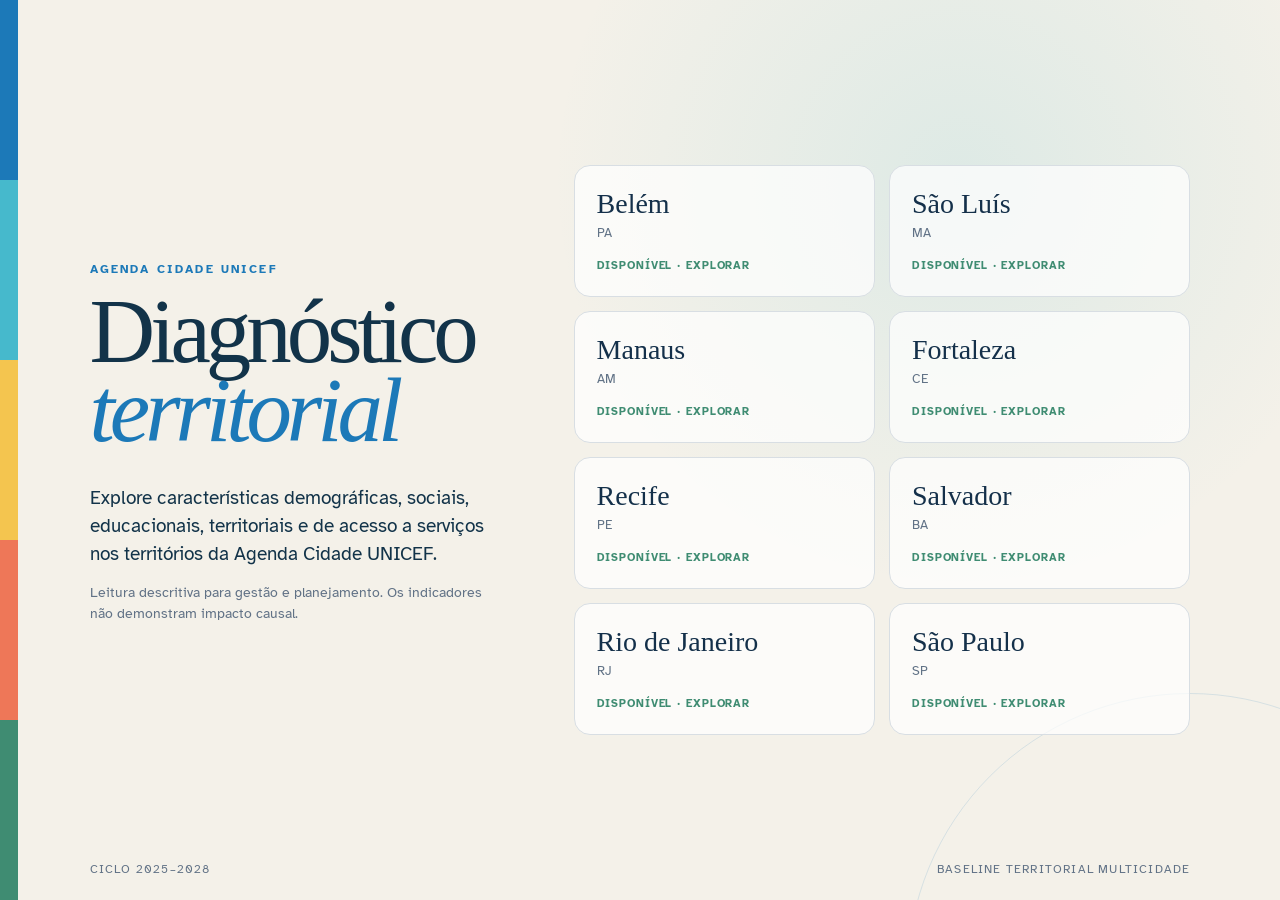
<file: index.html>
<!doctype html><html lang="pt-BR"><head><meta charset="utf-8"><meta name="viewport" content="width=device-width,initial-scale=1"><title>Agenda Cidade UNICEF — Diagnóstico territorial</title></head><body><p>Abrindo o painel de revisão…</p><a id="open-panel" href="platform/ACU_DIAGNOSTICO_TERRITORIAL_BUILD/index.html">Abrir painel</a><script>const target=new URL('platform/ACU_DIAGNOSTICO_TERRITORIAL_BUILD/index.html',location.href);target.search=location.search;target.hash=location.hash;document.getElementById('open-panel').href=target.href;location.replace(target.href);</script><noscript>Ative JavaScript para utilizar o painel.</noscript></body></html>
</file>
<file: platform/ACU_DIAGNOSTICO_TERRITORIAL_BUILD/app/assets/leaflet/leaflet.css>
/* required styles */

.leaflet-pane,
.leaflet-tile,
.leaflet-marker-icon,
.leaflet-marker-shadow,
.leaflet-tile-container,
.leaflet-pane > svg,
.leaflet-pane > canvas,
.leaflet-zoom-box,
.leaflet-image-layer,
.leaflet-layer {
	position: absolute;
	left: 0;
	top: 0;
	}
.leaflet-container {
	overflow: hidden;
	}
.leaflet-tile,
.leaflet-marker-icon,
.leaflet-marker-shadow {
	-webkit-user-select: none;
	   -moz-user-select: none;
	        user-select: none;
	  -webkit-user-drag: none;
	}
/* Prevents IE11 from highlighting tiles in blue */
.leaflet-tile::selection {
	background: transparent;
}
/* Safari renders non-retina tile on retina better with this, but Chrome is worse */
.leaflet-safari .leaflet-tile {
	image-rendering: -webkit-optimize-contrast;
	}
/* hack that prevents hw layers "stretching" when loading new tiles */
.leaflet-safari .leaflet-tile-container {
	width: 1600px;
	height: 1600px;
	-webkit-transform-origin: 0 0;
	}
.leaflet-marker-icon,
.leaflet-marker-shadow {
	display: block;
	}
/* .leaflet-container svg: reset svg max-width decleration shipped in Joomla! (joomla.org) 3.x */
/* .leaflet-container img: map is broken in FF if you have max-width: 100% on tiles */
.leaflet-container .leaflet-overlay-pane svg {
	max-width: none !important;
	max-height: none !important;
	}
.leaflet-container .leaflet-marker-pane img,
.leaflet-container .leaflet-shadow-pane img,
.leaflet-container .leaflet-tile-pane img,
.leaflet-container img.leaflet-image-layer,
.leaflet-container .leaflet-tile {
	max-width: none !important;
	max-height: none !important;
	width: auto;
	padding: 0;
	}

.leaflet-container img.leaflet-tile {
	/* See: https://bugs.chromium.org/p/chromium/issues/detail?id=600120 */
	mix-blend-mode: plus-lighter;
}

.leaflet-container.leaflet-touch-zoom {
	-ms-touch-action: pan-x pan-y;
	touch-action: pan-x pan-y;
	}
.leaflet-container.leaflet-touch-drag {
	-ms-touch-action: pinch-zoom;
	/* Fallback for FF which doesn't support pinch-zoom */
	touch-action: none;
	touch-action: pinch-zoom;
}
.leaflet-container.leaflet-touch-drag.leaflet-touch-zoom {
	-ms-touch-action: none;
	touch-action: none;
}
.leaflet-container {
	-webkit-tap-highlight-color: transparent;
}
.leaflet-container a {
	-webkit-tap-highlight-color: rgba(51, 181, 229, 0.4);
}
.leaflet-tile {
	filter: inherit;
	visibility: hidden;
	}
.leaflet-tile-loaded {
	visibility: inherit;
	}
.leaflet-zoom-box {
	width: 0;
	height: 0;
	-moz-box-sizing: border-box;
	     box-sizing: border-box;
	z-index: 800;
	}
/* workaround for https://bugzilla.mozilla.org/show_bug.cgi?id=888319 */
.leaflet-overlay-pane svg {
	-moz-user-select: none;
	}

.leaflet-pane         { z-index: 400; }

.leaflet-tile-pane    { z-index: 200; }
.leaflet-overlay-pane { z-index: 400; }
.leaflet-shadow-pane  { z-index: 500; }
.leaflet-marker-pane  { z-index: 600; }
.leaflet-tooltip-pane   { z-index: 650; }
.leaflet-popup-pane   { z-index: 700; }

.leaflet-map-pane canvas { z-index: 100; }
.leaflet-map-pane svg    { z-index: 200; }

.leaflet-vml-shape {
	width: 1px;
	height: 1px;
	}
.lvml {
	behavior: url(#default#VML);
	display: inline-block;
	position: absolute;
	}


/* control positioning */

.leaflet-control {
	position: relative;
	z-index: 800;
	pointer-events: visiblePainted; /* IE 9-10 doesn't have auto */
	pointer-events: auto;
	}
.leaflet-top,
.leaflet-bottom {
	position: absolute;
	z-index: 1000;
	pointer-events: none;
	}
.leaflet-top {
	top: 0;
	}
.leaflet-right {
	right: 0;
	}
.leaflet-bottom {
	bottom: 0;
	}
.leaflet-left {
	left: 0;
	}
.leaflet-control {
	float: left;
	clear: both;
	}
.leaflet-right .leaflet-control {
	float: right;
	}
.leaflet-top .leaflet-control {
	margin-top: 10px;
	}
.leaflet-bottom .leaflet-control {
	margin-bottom: 10px;
	}
.leaflet-left .leaflet-control {
	margin-left: 10px;
	}
.leaflet-right .leaflet-control {
	margin-right: 10px;
	}


/* zoom and fade animations */

.leaflet-fade-anim .leaflet-popup {
	opacity: 0;
	-webkit-transition: opacity 0.2s linear;
	   -moz-transition: opacity 0.2s linear;
	        transition: opacity 0.2s linear;
	}
.leaflet-fade-anim .leaflet-map-pane .leaflet-popup {
	opacity: 1;
	}
.leaflet-zoom-animated {
	-webkit-transform-origin: 0 0;
	    -ms-transform-origin: 0 0;
	        transform-origin: 0 0;
	}
svg.leaflet-zoom-animated {
	will-change: transform;
}

.leaflet-zoom-anim .leaflet-zoom-animated {
	-webkit-transition: -webkit-transform 0.25s cubic-bezier(0,0,0.25,1);
	   -moz-transition:    -moz-transform 0.25s cubic-bezier(0,0,0.25,1);
	        transition:         transform 0.25s cubic-bezier(0,0,0.25,1);
	}
.leaflet-zoom-anim .leaflet-tile,
.leaflet-pan-anim .leaflet-tile {
	-webkit-transition: none;
	   -moz-transition: none;
	        transition: none;
	}

.leaflet-zoom-anim .leaflet-zoom-hide {
	visibility: hidden;
	}


/* cursors */

.leaflet-interactive {
	cursor: pointer;
	}
.leaflet-grab {
	cursor: -webkit-grab;
	cursor:    -moz-grab;
	cursor:         grab;
	}
.leaflet-crosshair,
.leaflet-crosshair .leaflet-interactive {
	cursor: crosshair;
	}
.leaflet-popup-pane,
.leaflet-control {
	cursor: auto;
	}
.leaflet-dragging .leaflet-grab,
.leaflet-dragging .leaflet-grab .leaflet-interactive,
.leaflet-dragging .leaflet-marker-draggable {
	cursor: move;
	cursor: -webkit-grabbing;
	cursor:    -moz-grabbing;
	cursor:         grabbing;
	}

/* marker & overlays interactivity */
.leaflet-marker-icon,
.leaflet-marker-shadow,
.leaflet-image-layer,
.leaflet-pane > svg path,
.leaflet-tile-container {
	pointer-events: none;
	}

.leaflet-marker-icon.leaflet-interactive,
.leaflet-image-layer.leaflet-interactive,
.leaflet-pane > svg path.leaflet-interactive,
svg.leaflet-image-layer.leaflet-interactive path {
	pointer-events: visiblePainted; /* IE 9-10 doesn't have auto */
	pointer-events: auto;
	}

/* visual tweaks */

.leaflet-container {
	background: #ddd;
	outline-offset: 1px;
	}
.leaflet-container a {
	color: #0078A8;
	}
.leaflet-zoom-box {
	border: 2px dotted #38f;
	background: rgba(255,255,255,0.5);
	}


/* general typography */
.leaflet-container {
	font-family: "Helvetica Neue", Arial, Helvetica, sans-serif;
	font-size: 12px;
	font-size: 0.75rem;
	line-height: 1.5;
	}


/* general toolbar styles */

.leaflet-bar {
	box-shadow: 0 1px 5px rgba(0,0,0,0.65);
	border-radius: 4px;
	}
.leaflet-bar a {
	background-color: #fff;
	border-bottom: 1px solid #ccc;
	width: 26px;
	height: 26px;
	line-height: 26px;
	display: block;
	text-align: center;
	text-decoration: none;
	color: black;
	}
.leaflet-bar a,
.leaflet-control-layers-toggle {
	background-position: 50% 50%;
	background-repeat: no-repeat;
	display: block;
	}
.leaflet-bar a:hover,
.leaflet-bar a:focus {
	background-color: #f4f4f4;
	}
.leaflet-bar a:first-child {
	border-top-left-radius: 4px;
	border-top-right-radius: 4px;
	}
.leaflet-bar a:last-child {
	border-bottom-left-radius: 4px;
	border-bottom-right-radius: 4px;
	border-bottom: none;
	}
.leaflet-bar a.leaflet-disabled {
	cursor: default;
	background-color: #f4f4f4;
	color: #bbb;
	}

.leaflet-touch .leaflet-bar a {
	width: 30px;
	height: 30px;
	line-height: 30px;
	}
.leaflet-touch .leaflet-bar a:first-child {
	border-top-left-radius: 2px;
	border-top-right-radius: 2px;
	}
.leaflet-touch .leaflet-bar a:last-child {
	border-bottom-left-radius: 2px;
	border-bottom-right-radius: 2px;
	}

/* zoom control */

.leaflet-control-zoom-in,
.leaflet-control-zoom-out {
	font: bold 18px 'Lucida Console', Monaco, monospace;
	text-indent: 1px;
	}

.leaflet-touch .leaflet-control-zoom-in, .leaflet-touch .leaflet-control-zoom-out  {
	font-size: 22px;
	}


/* layers control */

.leaflet-control-layers {
	box-shadow: 0 1px 5px rgba(0,0,0,0.4);
	background: #fff;
	border-radius: 5px;
	}
.leaflet-control-layers-toggle {
	background-image: url(images/layers.png);
	width: 36px;
	height: 36px;
	}
.leaflet-retina .leaflet-control-layers-toggle {
	background-image: url(images/layers-2x.png);
	background-size: 26px 26px;
	}
.leaflet-touch .leaflet-control-layers-toggle {
	width: 44px;
	height: 44px;
	}
.leaflet-control-layers .leaflet-control-layers-list,
.leaflet-control-layers-expanded .leaflet-control-layers-toggle {
	display: none;
	}
.leaflet-control-layers-expanded .leaflet-control-layers-list {
	display: block;
	position: relative;
	}
.leaflet-control-layers-expanded {
	padding: 6px 10px 6px 6px;
	color: #333;
	background: #fff;
	}
.leaflet-control-layers-scrollbar {
	overflow-y: scroll;
	overflow-x: hidden;
	padding-right: 5px;
	}
.leaflet-control-layers-selector {
	margin-top: 2px;
	position: relative;
	top: 1px;
	}
.leaflet-control-layers label {
	display: block;
	font-size: 13px;
	font-size: 1.08333em;
	}
.leaflet-control-layers-separator {
	height: 0;
	border-top: 1px solid #ddd;
	margin: 5px -10px 5px -6px;
	}

/* Default icon URLs */
.leaflet-default-icon-path { /* used only in path-guessing heuristic, see L.Icon.Default */
	background-image: url(images/marker-icon.png);
	}


/* attribution and scale controls */

.leaflet-container .leaflet-control-attribution {
	background: #fff;
	background: rgba(255, 255, 255, 0.8);
	margin: 0;
	}
.leaflet-control-attribution,
.leaflet-control-scale-line {
	padding: 0 5px;
	color: #333;
	line-height: 1.4;
	}
.leaflet-control-attribution a {
	text-decoration: none;
	}
.leaflet-control-attribution a:hover,
.leaflet-control-attribution a:focus {
	text-decoration: underline;
	}
.leaflet-attribution-flag {
	display: inline !important;
	vertical-align: baseline !important;
	width: 1em;
	height: 0.6669em;
	}
.leaflet-left .leaflet-control-scale {
	margin-left: 5px;
	}
.leaflet-bottom .leaflet-control-scale {
	margin-bottom: 5px;
	}
.leaflet-control-scale-line {
	border: 2px solid #777;
	border-top: none;
	line-height: 1.1;
	padding: 2px 5px 1px;
	white-space: nowrap;
	-moz-box-sizing: border-box;
	     box-sizing: border-box;
	background: rgba(255, 255, 255, 0.8);
	text-shadow: 1px 1px #fff;
	}
.leaflet-control-scale-line:not(:first-child) {
	border-top: 2px solid #777;
	border-bottom: none;
	margin-top: -2px;
	}
.leaflet-control-scale-line:not(:first-child):not(:last-child) {
	border-bottom: 2px solid #777;
	}

.leaflet-touch .leaflet-control-attribution,
.leaflet-touch .leaflet-control-layers,
.leaflet-touch .leaflet-bar {
	box-shadow: none;
	}
.leaflet-touch .leaflet-control-layers,
.leaflet-touch .leaflet-bar {
	border: 2px solid rgba(0,0,0,0.2);
	background-clip: padding-box;
	}


/* popup */

.leaflet-popup {
	position: absolute;
	text-align: center;
	margin-bottom: 20px;
	}
.leaflet-popup-content-wrapper {
	padding: 1px;
	text-align: left;
	border-radius: 12px;
	}
.leaflet-popup-content {
	margin: 13px 24px 13px 20px;
	line-height: 1.3;
	font-size: 13px;
	font-size: 1.08333em;
	min-height: 1px;
	}
.leaflet-popup-content p {
	margin: 17px 0;
	margin: 1.3em 0;
	}
.leaflet-popup-tip-container {
	width: 40px;
	height: 20px;
	position: absolute;
	left: 50%;
	margin-top: -1px;
	margin-left: -20px;
	overflow: hidden;
	pointer-events: none;
	}
.leaflet-popup-tip {
	width: 17px;
	height: 17px;
	padding: 1px;

	margin: -10px auto 0;
	pointer-events: auto;

	-webkit-transform: rotate(45deg);
	   -moz-transform: rotate(45deg);
	    -ms-transform: rotate(45deg);
	        transform: rotate(45deg);
	}
.leaflet-popup-content-wrapper,
.leaflet-popup-tip {
	background: white;
	color: #333;
	box-shadow: 0 3px 14px rgba(0,0,0,0.4);
	}
.leaflet-container a.leaflet-popup-close-button {
	position: absolute;
	top: 0;
	right: 0;
	border: none;
	text-align: center;
	width: 24px;
	height: 24px;
	font: 16px/24px Tahoma, Verdana, sans-serif;
	color: #757575;
	text-decoration: none;
	background: transparent;
	}
.leaflet-container a.leaflet-popup-close-button:hover,
.leaflet-container a.leaflet-popup-close-button:focus {
	color: #585858;
	}
.leaflet-popup-scrolled {
	overflow: auto;
	}

.leaflet-oldie .leaflet-popup-content-wrapper {
	-ms-zoom: 1;
	}
.leaflet-oldie .leaflet-popup-tip {
	width: 24px;
	margin: 0 auto;

	-ms-filter: "progid:DXImageTransform.Microsoft.Matrix(M11=0.70710678, M12=0.70710678, M21=-0.70710678, M22=0.70710678)";
	filter: progid:DXImageTransform.Microsoft.Matrix(M11=0.70710678, M12=0.70710678, M21=-0.70710678, M22=0.70710678);
	}

.leaflet-oldie .leaflet-control-zoom,
.leaflet-oldie .leaflet-control-layers,
.leaflet-oldie .leaflet-popup-content-wrapper,
.leaflet-oldie .leaflet-popup-tip {
	border: 1px solid #999;
	}


/* div icon */

.leaflet-div-icon {
	background: #fff;
	border: 1px solid #666;
	}


/* Tooltip */
/* Base styles for the element that has a tooltip */
.leaflet-tooltip {
	position: absolute;
	padding: 6px;
	background-color: #fff;
	border: 1px solid #fff;
	border-radius: 3px;
	color: #222;
	white-space: nowrap;
	-webkit-user-select: none;
	-moz-user-select: none;
	-ms-user-select: none;
	user-select: none;
	pointer-events: none;
	box-shadow: 0 1px 3px rgba(0,0,0,0.4);
	}
.leaflet-tooltip.leaflet-interactive {
	cursor: pointer;
	pointer-events: auto;
	}
.leaflet-tooltip-top:before,
.leaflet-tooltip-bottom:before,
.leaflet-tooltip-left:before,
.leaflet-tooltip-right:before {
	position: absolute;
	pointer-events: none;
	border: 6px solid transparent;
	background: transparent;
	content: "";
	}

/* Directions */

.leaflet-tooltip-bottom {
	margin-top: 6px;
}
.leaflet-tooltip-top {
	margin-top: -6px;
}
.leaflet-tooltip-bottom:before,
.leaflet-tooltip-top:before {
	left: 50%;
	margin-left: -6px;
	}
.leaflet-tooltip-top:before {
	bottom: 0;
	margin-bottom: -12px;
	border-top-color: #fff;
	}
.leaflet-tooltip-bottom:before {
	top: 0;
	margin-top: -12px;
	margin-left: -6px;
	border-bottom-color: #fff;
	}
.leaflet-tooltip-left {
	margin-left: -6px;
}
.leaflet-tooltip-right {
	margin-left: 6px;
}
.leaflet-tooltip-left:before,
.leaflet-tooltip-right:before {
	top: 50%;
	margin-top: -6px;
	}
.leaflet-tooltip-left:before {
	right: 0;
	margin-right: -12px;
	border-left-color: #fff;
	}
.leaflet-tooltip-right:before {
	left: 0;
	margin-left: -12px;
	border-right-color: #fff;
	}

/* Printing */

@media print {
	/* Prevent printers from removing background-images of controls. */
	.leaflet-control {
		-webkit-print-color-adjust: exact;
		print-color-adjust: exact;
		}
	}
</file>
<file: platform/ACU_DIAGNOSTICO_TERRITORIAL_BUILD/app/css/styles.css>
:root {
  --ink: #14304a;
  --muted: #617286;
  --paper: #f4f1e9;
  --surface: #ffffff;
  --blue: #1c79b8;
  --blue-dark: #113f67;
  --cyan: #46b9cc;
  --yellow: #f4c54f;
  --orange: #ee7758;
  --green: #3f8c72;
  --line: #d8dee3;
  --shadow: 0 12px 40px rgba(13, 48, 76, .12);
  --radius: 16px;
  font-family: "Segoe UI", Inter, Arial, sans-serif;
  color: var(--ink);
  background: var(--paper);
}

* { box-sizing: border-box; }
html, body { margin: 0; min-width: 320px; min-height: 100%; }
body { background: var(--paper); overflow-x: hidden; }
button, select, input { font: inherit; }
button, select { cursor: pointer; }
button:focus-visible, select:focus-visible, input:focus-visible, [tabindex]:focus-visible { outline: 3px solid #f4c54f; outline-offset: 2px; }
[hidden] { display: none !important; }
.sr-only { position: absolute; width: 1px; height: 1px; overflow: hidden; clip: rect(0,0,0,0); }
.skip-link { position: fixed; top: -50px; left: 16px; z-index: 9999; background: white; padding: 10px 16px; }
.skip-link:focus { top: 12px; }
.loading { position: fixed; inset: 0; z-index: 5000; display: none; place-items: center; background: rgba(244,241,233,.94); font-weight: 700; }
.loading.show { display: grid; }

.landing { min-height: 100vh; position: relative; display: grid; grid-template-columns: minmax(340px, .78fr) minmax(560px, 1.22fr); gap: clamp(42px, 7vw, 110px); align-items: center; padding: clamp(46px, 7vw, 112px); overflow: hidden; background: radial-gradient(circle at 75% 20%, rgba(70,185,204,.13), transparent 34%), var(--paper); }
.landing::after { content: ""; position: absolute; width: 44vw; height: 44vw; border: 1px solid rgba(28,121,184,.14); border-radius: 50%; right: -15vw; bottom: -28vw; }
.landing-rail { position: absolute; left: 0; inset-block: 0; width: 18px; display: grid; grid-template-rows: repeat(5,1fr); }
.landing-rail span:nth-child(1) { background: var(--blue); }.landing-rail span:nth-child(2) { background: var(--cyan); }.landing-rail span:nth-child(3) { background: var(--yellow); }.landing-rail span:nth-child(4) { background: var(--orange); }.landing-rail span:nth-child(5) { background: var(--green); }
.eyebrow { margin: 0 0 16px; color: var(--blue); text-transform: uppercase; font-size: 12px; font-weight: 800; letter-spacing: .18em; }
.landing h1 { margin: 0; max-width: 650px; font-family: Georgia, "Times New Roman", serif; font-size: clamp(58px, 7.1vw, 112px); line-height: .87; letter-spacing: -.055em; font-weight: 500; }
.landing h1 em { color: var(--blue); font-weight: 500; }
.lead { margin: 34px 0 14px; max-width: 620px; font-size: clamp(18px, 1.45vw, 24px); line-height: 1.52; }
.method-note { max-width: 590px; color: var(--muted); line-height: 1.5; font-size: 14px; }
.city-grid { display: grid; grid-template-columns: repeat(2, minmax(220px, 1fr)); gap: 14px; position: relative; z-index: 1; }
.city-card { min-height: 128px; padding: 22px; border: 1px solid var(--line); border-radius: var(--radius); background: rgba(255,255,255,.72); text-align: left; color: var(--ink); transition: transform .16s, border-color .16s, box-shadow .16s; }
.city-card.available:hover { transform: translateY(-3px); border-color: var(--blue); box-shadow: var(--shadow); }
.city-card strong { display: block; font-family: Georgia, serif; font-size: 28px; font-weight: 500; }
.city-card small { display: block; color: var(--muted); margin-top: 4px; }
.city-card .status { display: inline-block; margin-top: 18px; color: var(--green); font-size: 11px; font-weight: 800; text-transform: uppercase; letter-spacing: .08em; }
.city-card.preparation { opacity: .63; cursor: not-allowed; }
.city-card.preparation .status { color: var(--muted); }
.landing-footer { position: absolute; bottom: 24px; left: clamp(46px,7vw,112px); right: clamp(46px,7vw,112px); display: flex; justify-content: space-between; color: var(--muted); font-size: 12px; text-transform: uppercase; letter-spacing: .1em; }

.platform { min-height: 100vh; background: #eef2f3; }
.topbar { height: 72px; position: sticky; top: 0; z-index: 1200; display: grid; grid-template-columns: 270px 1fr auto; align-items: center; gap: 24px; padding: 0 22px; background: var(--surface); border-bottom: 1px solid var(--line); }
.brand { display: flex; align-items: center; gap: 11px; padding: 0; border: 0; background: transparent; text-align: left; color: var(--ink); }
.brand-mark { display: grid; place-items: center; width: 39px; height: 39px; border-radius: 50% 50% 45% 55%; background: var(--blue); color: white; font-weight: 900; }
.brand strong,.brand small { display: block; }.brand strong { font-size: 13px; }.brand small { color: var(--muted); font-size: 11px; margin-top: 2px; }
.breadcrumb { display: flex; gap: 8px; align-items: center; min-width: 0; color: var(--muted); font-size: 13px; }
.breadcrumb strong { color: var(--ink); white-space: nowrap; overflow: hidden; text-overflow: ellipsis; }
.top-actions { display: flex; align-items: center; gap: 8px; }
.city-switch { display: flex; align-items: center; gap: 7px; padding: 6px 8px 6px 11px; border: 1px solid var(--line); border-radius: 10px; font-size: 12px; color: var(--muted); }
.city-switch select { border: 0; background: transparent; color: var(--ink); font-weight: 700; }
.icon-button,.text-button,.secondary-button,.quiet-button { border-radius: 10px; min-height: 38px; padding: 0 13px; border: 1px solid var(--line); background: white; color: var(--ink); }
.icon-button { width: 40px; padding: 0; font-size: 20px; }.text-button { font-size: 12px; font-weight: 700; }
.secondary-button { background: var(--blue-dark); border-color: var(--blue-dark); color: white; font-size: 12px; font-weight: 700; }
.quiet-button { border-color: transparent; background: transparent; color: var(--muted); font-size: 12px; }

.workspace { display: grid; grid-template-columns: 252px minmax(0,1fr); min-height: calc(100vh - 72px); }
.side-nav { position: sticky; top: 72px; height: calc(100vh - 72px); padding: 24px 14px; background: var(--blue-dark); overflow-y: auto; }
.side-nav button { width: 100%; display: grid; grid-template-columns: 28px 1fr; gap: 7px; align-items: center; border: 0; border-radius: 10px; padding: 12px 10px; background: transparent; color: rgba(255,255,255,.72); text-align: left; font-size: 12px; line-height: 1.25; }
.side-nav button span { font-size: 10px; color: rgba(255,255,255,.45); }
.side-nav button:hover,.side-nav button.active { color: white; background: rgba(255,255,255,.11); }
.main { min-width: 0; padding: 18px 22px 30px; }
.context-bar { display: grid; grid-template-columns: minmax(180px,1fr) minmax(160px,.7fr) minmax(220px,1.2fr) auto auto; gap: 10px; align-items: end; margin-bottom: 16px; }
.context-bar label { min-width: 0; }.context-bar label span { display: block; margin: 0 0 5px 2px; color: var(--muted); font-size: 10px; font-weight: 800; text-transform: uppercase; letter-spacing: .08em; }
.context-bar select { width: 100%; height: 40px; border: 1px solid var(--line); border-radius: 10px; padding: 0 34px 0 11px; background: white; color: var(--ink); }
.module-view { min-width: 0; }
.module-head { display: flex; justify-content: space-between; gap: 20px; align-items: end; margin-bottom: 14px; }
.module-head p { margin: 0 0 4px; color: var(--blue); text-transform: uppercase; letter-spacing: .12em; font-size: 10px; font-weight: 800; }
.module-head h1 { margin: 0; font-family: Georgia, serif; font-size: clamp(30px, 3vw, 48px); font-weight: 500; letter-spacing: -.025em; }
.module-head .caption { max-width: 560px; color: var(--muted); line-height: 1.45; font-size: 13px; text-align: right; }
.dashboard-grid { display: grid; grid-template-columns: minmax(0, 1.56fr) minmax(330px,.74fr); gap: 16px; }
.panel { background: white; border: 1px solid var(--line); border-radius: var(--radius); box-shadow: 0 3px 18px rgba(13,48,76,.04); overflow: hidden; }
.panel-pad { padding: 18px; }.panel-title { display: flex; justify-content: space-between; align-items: center; gap: 12px; margin-bottom: 13px; }
.panel-title h2 { margin: 0; font: 500 22px Georgia, serif; }.panel-title small { color: var(--muted); }
.map-panel { min-height: 600px; position: relative; }.map-canvas { height: 600px; background-color: #e9eff1; background-image: linear-gradient(rgba(17,63,103,.045) 1px, transparent 1px),linear-gradient(90deg,rgba(17,63,103,.045) 1px,transparent 1px); background-size: 28px 28px; }
.map-overlay-note { position: absolute; z-index: 500; left: 12px; bottom: 12px; max-width: 360px; padding: 9px 11px; border-radius: 9px; background: rgba(255,255,255,.94); box-shadow: var(--shadow); color: var(--muted); font-size: 11px; line-height: 1.35; }
.map-tools { position: absolute; z-index: 500; right: 12px; top: 12px; display: grid; gap: 6px; }
.map-tools button { border: 1px solid var(--line); border-radius: 9px; background: rgba(255,255,255,.95); padding: 8px 10px; color: var(--ink); font-size: 11px; font-weight: 700; }
.acu-map-label { color: var(--ink); font: 700 10px "Segoe UI",sans-serif; text-shadow: 0 1px 0 white,1px 0 0 white,-1px 0 0 white; white-space: nowrap; }
.acu-tooltip,.acu-equipment-tooltip,.acu-pct-tooltip { max-width: min(320px,calc(100vw - 48px)); max-height: 260px; overflow: auto; line-height: 1.4; writing-mode: horizontal-tb !important; word-break: normal; overflow-wrap: anywhere; }
.leaflet-tooltip { border: 0; border-radius: 8px; box-shadow: var(--shadow); }
.leaflet-control-attribution { display: none; }
.kpi-grid { display: grid; grid-template-columns: repeat(2,minmax(0,1fr)); gap: 10px; }
.kpi { min-height: 112px; padding: 15px; border: 1px solid var(--line); border-radius: 13px; background: linear-gradient(150deg,#fff,#f7fafb); }
.kpi .label { min-height: 30px; color: var(--muted); font-size: 11px; line-height: 1.3; }.kpi strong { display: block; margin-top: 9px; font-family: Georgia,serif; font-size: 29px; font-weight: 500; }.kpi small { color: var(--muted); }
.notice { margin-top: 12px; padding: 12px 14px; border-left: 3px solid var(--yellow); background: #fff9e8; color: #5b5260; font-size: 12px; line-height: 1.45; }
.tag { display: inline-flex; align-items: center; min-height: 22px; padding: 3px 8px; border-radius: 999px; background: #e8f4f8; color: var(--blue-dark); font-size: 10px; font-weight: 800; letter-spacing: .03em; }
.tag.missing { background: #eee; color: #626a70; }.tag.warning { background: #fff1cb; color: #6e5720; }

.content-grid { display: grid; grid-template-columns: minmax(0,1fr) minmax(280px,.42fr); gap: 16px; }
.metric-list { display: grid; grid-template-columns: repeat(3,minmax(0,1fr)); gap: 10px; }
.metric-card { padding: 14px; border: 1px solid var(--line); border-radius: 12px; background: white; }
.metric-card h3 { margin: 0; font-size: 13px; line-height: 1.35; }.metric-card strong { display: block; margin: 10px 0 4px; font: 500 25px Georgia,serif; }.metric-card p { margin: 6px 0 0; color: var(--muted); font-size: 11px; line-height: 1.4; }
.metric-percentage { margin: 0 0 8px; color: var(--blue-dark); font-size: 12px; font-weight: 800; }
.metric-percentage.missing { color: var(--muted); }
.data-table-wrap { overflow: auto; max-height: 590px; border: 1px solid var(--line); border-radius: 12px; }
table { width: 100%; border-collapse: collapse; background: white; font-size: 12px; }
th { position: sticky; top: 0; z-index: 1; padding: 10px; background: #edf3f5; color: var(--muted); text-align: left; text-transform: uppercase; letter-spacing: .05em; font-size: 9px; }
td { padding: 10px; border-top: 1px solid #edf0f2; vertical-align: top; } tbody tr:hover { background: #f8fbfc; }
.table-link { border: 0; padding: 0; background: transparent; color: var(--blue-dark); text-align: left; font-weight: 700; text-decoration: underline; text-decoration-color: rgba(28,121,184,.32); }
.filter-row { display: flex; flex-wrap: wrap; gap: 8px; margin-bottom: 12px; }.filter-row select,.filter-row input { min-height: 38px; padding: 0 10px; border: 1px solid var(--line); border-radius: 9px; background: white; }
.bar-list { display: grid; gap: 9px; }.bar-row { display: grid; grid-template-columns: minmax(120px,.38fr) minmax(160px,1fr) 100px; gap: 10px; align-items: center; font-size: 12px; }.bar-track { height: 12px; background: #e9eef0; border-radius: 99px; overflow: hidden; }.bar-fill { height: 100%; background: var(--blue); border-radius: inherit; }.bar-row strong { text-align: right; }
.compare-picker { display: grid; grid-template-columns: repeat(3,minmax(0,1fr)); gap: 7px; max-height: 180px; overflow: auto; margin-bottom: 14px; }.compare-picker label { display: flex; gap: 7px; align-items: center; padding: 8px; border: 1px solid var(--line); border-radius: 8px; font-size: 11px; }
.compare-picker-large { max-height: 260px; grid-template-columns: repeat(4,minmax(0,1fr)); }
.comparator-actions { align-items: end; }.comparator-actions > label { display: grid; gap: 4px; font-size: 11px; font-weight: 700; }.comparator-actions select { min-width: 180px; }
.comparison-layout { display: grid; grid-template-columns: minmax(360px,.85fr) minmax(480px,1.15fr); gap: 14px; align-items: start; }.comparison-layout .data-table-wrap { max-height: 600px; }.comparator-map-panel,.comparator-map-panel .map-canvas { min-height: 560px; height: 560px; }.leaflet-interactive.acu-comparison-selected { filter: drop-shadow(0 0 2px rgba(23,42,58,.8)); }
.acu-map-label-share { display:block; font-weight:800; color:#5a2674; }
.source-split { display: grid; grid-template-columns: repeat(2,minmax(0,1fr)); gap: 12px; }.source-card { border-top: 4px solid var(--blue); padding: 16px; background: white; border-radius: 12px; }.source-card:nth-child(2) { border-color: var(--orange); }.source-card h3 { margin: 0 0 8px; }.source-card p { color: var(--muted); line-height: 1.45; font-size: 12px; }
.assistant-layout { display: grid; grid-template-columns: 280px minmax(0,1fr); gap: 16px; }.assistant-actions { display: grid; align-content: start; gap: 8px; }.assistant-actions button { border: 1px solid var(--line); border-radius: 12px; background: white; padding: 14px; text-align: left; color: var(--ink); font-weight: 700; }.assistant-actions button:hover { border-color: var(--blue); }
.assistant-output { min-height: 430px; padding: 24px; background: white; border: 1px solid var(--line); border-radius: var(--radius); }.assistant-output h2 { font: 500 29px Georgia,serif; }.assistant-output p,.assistant-output li { line-height: 1.58; }.assistant-output footer { margin-top: 24px; padding-top: 15px; border-top: 1px solid var(--line); color: var(--muted); font-size: 11px; line-height: 1.5; }
.report-section { break-inside: avoid; margin: 0 0 20px; }.evidence-list { padding-left: 20px; }.evidence-list li { margin-bottom: 8px; }
.availability-grid { display: grid; grid-template-columns: repeat(3,minmax(0,1fr)); gap: 10px; }.availability-card { padding: 13px; background: white; border: 1px solid var(--line); border-radius: 10px; }

dialog { border: 0; border-radius: 18px; box-shadow: 0 28px 90px rgba(13,48,76,.3); padding: 0; color: var(--ink); }
dialog::backdrop { background: rgba(12,32,48,.58); backdrop-filter: blur(3px); }
.search-dialog { width: min(720px,calc(100vw - 32px)); }.detail-dialog { width: min(640px,calc(100vw - 32px)); }
.dialog-head { display: flex; justify-content: space-between; align-items: center; padding: 17px 20px; border-bottom: 1px solid var(--line); }.dialog-head h2 { margin: 0; font: 500 25px Georgia,serif; }.dialog-head button { border: 0; background: transparent; font-size: 26px; }
.search-field { display: block; padding: 16px 20px 8px; }.search-field input { width: 100%; height: 48px; padding: 0 14px; border: 1px solid var(--line); border-radius: 10px; }
.search-results { max-height: 55vh; overflow: auto; padding: 8px 20px 20px; }.search-result { width: 100%; padding: 12px 0; border: 0; border-bottom: 1px solid var(--line); background: transparent; text-align: left; }.search-result strong,.search-result small { display: block; }.search-result small { color: var(--muted); margin-top: 4px; }
#detail-content { padding: 20px; max-height: 70vh; overflow: auto; } .detail-grid { display: grid; grid-template-columns: 150px 1fr; gap: 8px 12px; font-size: 12px; }.detail-grid dt { color: var(--muted); }.detail-grid dd { margin: 0; font-weight: 600; }

/* ACU-D1R · cartographic parity */
.cartography-grid { grid-template-columns: minmax(0,1.72fr) minmax(320px,.68fr); align-items: stretch; }
.map-panel { min-height: 680px; }
.map-canvas { height: 680px; cursor: grab; }
.map-canvas:active { cursor: grabbing; }
.map-control-panel { position: absolute; z-index: 700; top: 12px; left: 50px; width: min(238px,calc(100% - 110px)); max-height: calc(100% - 82px); overflow: auto; border: 1px solid rgba(216,222,227,.95); border-radius: 11px; background: rgba(255,255,255,.96); box-shadow: 0 7px 28px rgba(13,48,76,.16); color: var(--ink); font-size: 11px; }
.comparison-geography-control { display: grid; gap: 5px; padding: 10px 12px; border-bottom: 1px solid #e6eaed; }
.comparison-geography-control > span { color: var(--muted); font-size: 9px; font-weight: 900; letter-spacing: .08em; text-transform: uppercase; }
.comparison-geography-control select { width: 100%; min-height: 34px; border: 1px solid #7aa9bf; border-radius: 7px; padding: 0 7px; background: #eef5f8; color: #244b5f; font-size: 10px; font-weight: 800; }
.comparison-geography-control small { color: var(--muted); line-height: 1.3; }
.map-control-panel details + details { border-top: 1px solid #e6eaed; }
.demographic-map-mode { display: flex; flex-wrap: wrap; gap: 7px 12px; margin: 0; padding: 10px 12px 11px; border: 0; border-bottom: 1px solid #e6eaed; }
.demographic-map-mode legend { width: 100%; padding: 0; color: var(--muted); font-size: 9px; font-weight: 900; letter-spacing: .08em; text-transform: uppercase; }
.demographic-map-mode label { display: flex; align-items: center; gap: 5px; cursor: pointer; font-weight: 700; }
.measure-toggle-options { display: grid; grid-auto-flow: column; grid-auto-columns: minmax(max-content,1fr); width: 100%; overflow: hidden; border: 1px solid #7aa9bf; border-radius: 8px; background: #eef5f8; }
.map-measure-option { min-height: 34px; padding: 6px 9px; border: 0; border-right: 1px solid #a9c6d4; background: transparent; color: #244b5f; cursor: pointer; font: inherit; font-weight: 800; line-height: 1.15; text-align: center; }
.map-measure-option:last-child { border-right: 0; }
.map-measure-option:hover { background: #dcecf3; }
.map-measure-option:focus-visible { position: relative; z-index: 1; outline: 3px solid #f2b84b; outline-offset: -3px; }
.map-measure-option.is-selected,.map-measure-option[aria-pressed="true"] { background: #155d7a; color: #fff; box-shadow: inset 0 0 0 1px #155d7a; }
.map-control-panel summary { padding: 10px 12px; cursor: pointer; font-weight: 800; list-style-position: inside; }
.map-control-body { display: grid; gap: 7px; padding: 0 12px 11px; }
.map-control-body label { display: flex; align-items: center; gap: 7px; line-height: 1.25; }
.map-control-body select { width: 100%; min-height: 34px; border: 1px solid var(--line); border-radius: 7px; padding: 0 7px; background: white; color: var(--ink); font-size: 10px; }
.map-control-actions { display: grid; grid-template-columns: 1fr 1fr; gap: 6px; padding: 10px 12px; border-top: 1px solid #e6eaed; }
.map-control-actions button { min-height: 34px; border: 1px solid var(--line); border-radius: 7px; background: white; color: var(--ink); font-size: 10px; font-weight: 800; }
.map-control-actions button:first-child { background: var(--blue-dark); border-color: var(--blue-dark); color: white; }
.map-layer-status { margin: 0; padding: 9px 12px; border-top: 1px solid #e6eaed; color: var(--muted); line-height: 1.35; }
.map-layer-status[data-tone="warning"] { background: #fff7df; color: #6e5720; }
.map-legend { position: absolute; z-index: 690; right: 12px; bottom: 12px; width: min(235px,calc(100% - 30px)); padding: 11px 12px; border: 1px solid rgba(216,222,227,.95); border-radius: 10px; background: rgba(255,255,255,.96); box-shadow: 0 7px 28px rgba(13,48,76,.16); font-size: 10px; }
.map-legend > strong,.map-legend > small { display: block; }
.map-legend > strong { margin-bottom: 3px; font-size: 11px; }
.map-legend > small { margin-bottom: 7px; color: var(--muted); line-height: 1.3; }
.legend-row { display: grid; grid-template-columns: 18px 1fr; gap: 7px; align-items: center; min-height: 18px; }
.legend-row i { width: 18px; height: 10px; border: 1px solid rgba(20,48,74,.18); }
.map-legend:not([hidden]) + .map-overlay-note { display: none; }
.territory-numbers { align-self: stretch; }
.acu-map-label { width: max-content !important; height: auto !important; margin: 0 !important; transform: translate(-50%,-50%); background: transparent; border: 0; color: var(--ink); text-align: center; writing-mode: horizontal-tb !important; cursor: pointer; text-shadow: 0 1px 0 white,1px 0 0 white,-1px 0 0 white,0 -1px 0 white; white-space: nowrap; }
.acu-map-label span,.acu-map-label b { display: block; font: 800 10px "Segoe UI",sans-serif; line-height: 1.15; }
.acu-map-label b { color: var(--blue-dark); font-size: 9px; }
.acu-map-label .demographic-share { display: block; color: #315b72; font: 800 8px "Segoe UI",sans-serif; line-height: 1.1; }
.acu-territory-tooltip,.acu-school-popup,.acu-equipment-popup,.acu-pct-popup { writing-mode: horizontal-tb !important; }
.acu-tooltip,.acu-equipment-tooltip,.acu-pct-tooltip { display: grid; gap: 4px; max-width: min(330px,calc(100vw - 42px)); line-height: 1.35; }
.acu-tooltip strong,.acu-equipment-tooltip strong,.acu-pct-tooltip strong { font-size: 13px; }
.acu-tooltip span,.acu-equipment-tooltip span,.acu-pct-tooltip span { color: var(--ink); }
.acu-tooltip b { font: 500 21px Georgia,serif; color: var(--blue-dark); }
.acu-tooltip small,.acu-equipment-tooltip small,.acu-pct-tooltip small { color: var(--muted); }
.acu-tooltip .demographic-share { color: var(--blue-dark); font-weight: 800; }
.acu-marker-shell { background: transparent; border: 0; }
.acu-point-marker { display: block; width: var(--marker-size,9px); height: var(--marker-size,9px); border: 1.5px solid white; border-radius: 50%; box-shadow: 0 1px 4px rgba(13,48,76,.55); }
.acu-point-marker.school { background: var(--cyan); outline: 1px solid var(--blue-dark); }
.acu-point-marker.priority { background: var(--yellow); border: 3px solid white; outline: 3px solid #d98324; }
.acu-point-marker.equipment { background: var(--orange); outline: 1px solid #9c3f2c; }
.acu-point-marker.pct { width: 14px; height: 14px; border-radius: 2px; background: var(--green); outline: 2px solid white; transform: rotate(45deg); }
.acu-semantic-marker { display:grid; place-items:center; width:100%; height:100%; box-sizing:border-box; border:1.5px solid #fff; border-radius:5px; background:#126aa3; color:#fff; box-shadow:0 1px 4px rgba(13,48,76,.58); }
.acu-semantic-marker svg { display:block; width:82%; height:82%; fill:currentColor; stroke:currentColor; stroke-width:1.25; stroke-linecap:round; stroke-linejoin:round; }
.acu-semantic-marker .acu-icon-cut { fill:none; stroke:#fff; stroke-width:1.7; }
.acu-school-marker { border-radius:3px; background:#126aa3; }
.acu-school-marker.is-priority { border:2px solid #fff; outline:3px solid #d98324; background:#075784; }
.acu-equipment-marker { border-radius:50%; background:#6f3c8f; }
.acu-equipment-marker.category-health { background:#1976d2; }.acu-equipment-marker.category-mental-health { background:#7e57c2; }
.acu-equipment-marker.category-social-assistance { background:#00897b; }.acu-equipment-marker.category-rights-protection { background:#c2185b; }
.acu-equipment-marker.category-justice { background:#5d4037; }.acu-equipment-marker.category-culture { background:#8e24aa; }
.acu-equipment-marker.category-sports-leisure { background:#43a047; }.acu-equipment-marker.category-education-non-school { background:#1565c0; }
.acu-equipment-marker.category-public-space { background:#7cb342; }.acu-equipment-marker.category-food-security { background:#ef6c00; }
.acu-equipment-marker.category-environment { background:#00838f; }.acu-equipment-marker.category-mobility { background:#3949ab; }
.acu-equipment-marker.category-youth { background:#b26a00; }.acu-equipment-marker.category-citizenship { background:#6d4c41; }
.acu-equipment-marker.category-intersectoral-community { background:#e64a19; }.acu-equipment-marker.category-public-security { background:#455a64; }
.acu-equipment-inline-marker { width:24px; height:24px; flex:0 0 24px; }
.equipment-category-heading { display:flex; align-items:center; gap:8px; min-width:0; }
.equipment-category-heading h3,.equipment-category-heading strong { margin:0; }
.point-icon-legend { display:grid; gap:5px; margin-top:7px; padding-top:6px; border-top:1px solid rgba(17,63,103,.18); }
.point-icon-legend > summary { cursor:pointer; font-weight:700; }
.point-icon-legend-grid { display:grid; grid-template-columns:repeat(2,minmax(0,1fr)); gap:4px 8px; max-height:150px; overflow:auto; }
.point-icon-legend-row { display:flex; align-items:center; gap:6px; min-width:0; }
.point-icon-legend-row .acu-semantic-marker { width:20px; height:20px; flex:0 0 20px; }
.point-icon-legend-row span:last-child { min-width:0; font-size:10px; line-height:1.15; }
.acu-school-popup { width: min(370px,calc(100vw - 42px)); max-width: min(370px,calc(100vw - 42px)); padding: 0; overflow: visible; }
.school-quick-card { position: relative; display: grid; gap: 7px; width: 100%; max-height: 60vh; overflow: hidden; padding: 12px; color: var(--ink); font: 11px/1.3 "Segoe UI",Inter,Arial,sans-serif; writing-mode: horizontal-tb !important; }
.school-quick-card header { display: grid; gap: 2px; padding-right: 25px; }
.school-quick-card header strong { font-size: 15.5px; font-weight: 650; line-height: 1.16; letter-spacing: -.01em; }
.school-quick-card header small { color: var(--muted); font-size: 10.5px; }
.school-priority-tag,.school-kind-tag { justify-self: start; padding: 2px 6px; border-radius: 999px; background: #fff2c9; color: #6a5112; font-size: 9px; font-weight: 850; letter-spacing: .065em; text-transform: uppercase; }
.school-kind-tag { background: #e9f4f7; color: var(--blue-dark); }
.school-quick-close { position: absolute; z-index: 2; top: 7px; right: 7px; width: 24px; height: 24px; border: 0; border-radius: 50%; background: #edf2f4; color: var(--ink); font-size: 18px; line-height: 1; }
.school-quick-stats { display: grid; grid-template-columns: repeat(4,minmax(0,1fr)); gap: 5px; }
.school-quick-stats > div { min-width: 0; padding: 6px 5px; border-radius: 7px; background: #f3f7f8; text-align: center; }
.school-quick-stats strong,.school-quick-stats span { display: block; }
.school-quick-stats strong { color: var(--blue-dark); font-size: 15px; font-weight: 750; }
.school-quick-stats span { color: var(--muted); font-size: 9px; }
.school-quick-offer,.school-quick-professionals { margin: 0; font-size: 10.5px; }
.school-quick-offer b,.school-quick-meta b { color: var(--blue-dark); }
.school-quick-wash { padding: 7px 8px; border-radius: 8px; background: #f4faf8; }
.school-quick-wash > b { display: block; margin-bottom: 4px; color: #28664f; font-size: 9.5px; letter-spacing: .06em; text-transform: uppercase; }
.school-quick-wash > div { display: grid; grid-template-columns: repeat(3,minmax(0,1fr)); gap: 6px; }
.school-quick-wash span,.school-quick-wash strong { display: block; }
.school-quick-wash span { color: var(--muted); font-size: 9px; }
.school-quick-wash strong { color: var(--ink); font-size: 11px; }
.school-quick-wash p { margin: 0; color: var(--muted); }
.school-quick-meta { display: grid; grid-template-columns: 1fr 1.25fr; gap: 7px; }
.school-quick-meta p { display: grid; gap: 1px; min-width: 0; margin: 0; }
.school-quick-meta b { font-size: 9px; letter-spacing: .05em; text-transform: uppercase; }
.school-quick-meta span { font-size: 10px; overflow-wrap: anywhere; }
.school-quick-infrastructure { display: flex; flex-wrap: wrap; gap: 3px 8px; color: var(--muted); font-size: 9.5px; }
.school-quick-infrastructure b { color: var(--ink); font-weight: 700; }
.school-quick-professionals { color: var(--muted); }
.school-quick-card footer { display: grid; gap: 4px; padding-top: 5px; border-top: 1px solid #e5ecef; color: var(--muted); font-size: 9.5px; }
.school-quick-card footer > div { display: flex; flex-wrap: wrap; justify-content: space-between; gap: 5px 10px; }
.school-quick-card footer button { border: 0; padding: 0; background: transparent; color: #145b7d; font-size: 10px; font-weight: 750; text-decoration: underline; }
.school-full-profile { display: grid; gap: 14px; }
.school-full-profile > header { display: grid; gap: 4px; }
.school-full-profile h3 { margin: 0; font: 500 24px/1.15 Georgia,serif; }
.school-full-profile header p,.school-full-section p { margin: 0; color: var(--muted); }
.school-full-section { padding: 13px 14px; border-radius: 10px; background: #f7f9fa; }
.school-full-section h4 { margin: 0 0 8px; color: var(--blue-dark); font-size: 10px; letter-spacing: .07em; text-transform: uppercase; }
.school-full-section dl { display: grid; grid-template-columns: minmax(130px,.6fr) 1fr; gap: 5px 12px; margin: 0; font-size: 11px; }
.school-full-section dt { color: var(--muted); }
.school-full-section dd { margin: 0; font-weight: 650; overflow-wrap: anywhere; }
.school-full-section .entity-source-methodology { margin-top: 0; }
.filter-check { display: flex; align-items: center; gap: 6px; min-height: 38px; padding: 0 9px; border: 1px solid var(--line); border-radius: 9px; background: white; font-size: 11px; }
.leaflet-control-attribution { display: block; max-width: calc(100% - 20px); font-size: 9px; }
.secondary-button:disabled { opacity: .48; cursor: not-allowed; }

@media (max-width: 1200px) {
  .workspace { grid-template-columns: 210px minmax(0,1fr); }.side-nav button { font-size: 11px; }.dashboard-grid { grid-template-columns: minmax(0,1.35fr) 330px; }.metric-list { grid-template-columns: repeat(2,minmax(0,1fr)); }.comparison-layout { grid-template-columns: 1fr; }.compare-picker-large { grid-template-columns: repeat(3,minmax(0,1fr)); }
  .context-bar { grid-template-columns: 1fr .7fr 1fr; }.context-bar button { grid-row: 2; }.topbar { grid-template-columns: 230px 1fr auto; }.text-button { display: none; }
}
@media (max-width: 900px) {
  .landing { grid-template-columns: 1fr; align-content: start; padding: 54px 38px 80px; }.landing h1 { font-size: 68px; }.city-grid { grid-template-columns: repeat(2,1fr); }.landing-footer { left: 38px; right: 38px; }
  .topbar { grid-template-columns: 1fr auto; }.breadcrumb { display: none; }.brand small { display: none; }.workspace { display: block; }.side-nav { position: sticky; top: 72px; z-index: 1100; width: 100%; height: auto; display: flex; overflow-x: auto; padding: 8px; }.side-nav button { min-width: 145px; display: block; text-align: center; padding: 8px; }.side-nav button span { display: none; }
  .main { padding: 14px; }.dashboard-grid,.content-grid,.assistant-layout { grid-template-columns: 1fr; }.map-panel,.map-canvas { min-height: 480px; height: 480px; }.kpi-grid { grid-template-columns: repeat(4,minmax(0,1fr)); }.context-bar { grid-template-columns: repeat(2,minmax(0,1fr)); }.context-bar .indicator-control { grid-column: span 2; }.module-head { align-items: start; }.module-head .caption { text-align: left; }.source-split { grid-template-columns: 1fr; }
}
@media (max-width: 620px) {
  .landing { padding: 44px 24px 82px 36px; }.landing h1 { font-size: 54px; }.city-grid { grid-template-columns: 1fr; }.city-card { min-height: 100px; }.landing-footer { left: 36px; right: 24px; display: block; }.landing-footer span { display: block; margin-top: 4px; }
  .topbar { padding: 0 10px; }.brand strong { font-size: 11px; }.city-switch span,.top-actions .icon-button:last-child { display: none; }.main { padding: 10px; }.context-bar { grid-template-columns: 1fr; }.context-bar .indicator-control { grid-column: auto; }.context-bar button { grid-row: auto; }.module-head { display: block; }.module-head .caption { margin-top: 7px; }.dashboard-grid { display: block; }.panel { margin-bottom: 12px; }.map-panel,.map-canvas,.comparator-map-panel,.comparator-map-panel .map-canvas { min-height: 420px; height: 420px; }.kpi-grid { grid-template-columns: repeat(2,1fr); }.metric-list,.availability-grid,.compare-picker,.compare-picker-large { grid-template-columns: 1fr; }.bar-row { grid-template-columns: 100px 1fr 74px; }.assistant-layout { display: block; }.assistant-actions { margin-bottom: 12px; }.detail-grid { grid-template-columns: 1fr; gap: 3px; }.detail-grid dd { margin-bottom: 8px; }
}

@media (max-width: 900px) {
  .map-control-panel { left: 48px; width: min(220px,calc(100% - 102px)); max-height: calc(100% - 62px); }
  .map-legend { width: 210px; }
  .map-overlay-note { max-width: 250px; }
}
@media (max-width: 620px) {
  .map-control-panel { left: 44px; top: 8px; width: min(205px,calc(100% - 92px)); max-height: 270px; }
  .map-control-panel details:not(:first-child) { display: none; }
  .map-legend { right: 8px; bottom: 8px; width: 190px; max-height: 225px; overflow: auto; }
  .map-overlay-note { display: none; }
  .acu-map-label span,.acu-map-label b { font-size: 8px; }
}

@media print {
  body { background: white; }.topbar,.side-nav,.context-bar,.map-tools,.map-control-panel,.map-legend,.map-overlay-note,.landing { display: none !important; }.workspace,.platform { display: block !important; }.main { padding: 0; }.module-view { display: block; }.panel,.assistant-output { box-shadow: none; border-color: #aaa; break-inside: avoid; }.map-canvas { height: 420px; }.dashboard-grid,.content-grid { display: block; }.dashboard-grid > *,.content-grid > * { margin-bottom: 16px; }.data-table-wrap { max-height: none; overflow: visible; } @page { size: A4; margin: 15mm; }
}

.acu-point-marker.equipment.category-health { background:#1976d2; }
.acu-point-marker.equipment.category-mental-health { background:#7e57c2; }
.acu-point-marker.equipment.category-social-assistance { background:#00897b; }
.acu-point-marker.equipment.category-rights-protection { background:#c2185b; }
.acu-point-marker.equipment.category-justice-and-rights { background:#5d4037; }
.acu-point-marker.equipment.category-public-security-general { background:#455a64; }
.acu-point-marker.equipment.category-culture { background:#8e24aa; }
.acu-point-marker.equipment.category-sports-leisure { background:#43a047; }
.acu-point-marker.equipment.category-public-space { background:#7cb342; }
.acu-point-marker.equipment.category-food-security-and-supply { background:#fb8c00; }
.acu-point-marker.equipment.category-environmental-service { background:#00acc1; }
.acu-point-marker.equipment.category-mobility-infrastructure { background:#3949ab; }
.acu-point-marker.equipment.category-intersectoral-community { background:#f4511e; }
.acu-point-marker.equipment.category-youth { background:#fdd835; }
.acu-point-marker.equipment.category-citizenship-services { background:#6d4c41; }


/* ACU-SL source traceability remediation */
.source-methodology { margin-top: .55rem; border-top: 1px solid var(--line, #d9e0e4); padding-top: .45rem; }
.source-methodology summary { cursor: pointer; color: #145b7d; font-weight: 700; }
.source-methodology-record { display: grid; gap: .2rem; padding: .55rem 0; }
.source-methodology-record + .source-methodology-record { border-top: 1px dashed var(--line, #d9e0e4); }
.source-methodology-record a { color: #145b7d; text-decoration: underline; overflow-wrap: anywhere; }
.metric-source-methodology dl { display: grid; grid-template-columns: minmax(7rem, auto) 1fr; gap: .2rem .65rem; margin: .55rem 0 0; font-size: .82rem; }
.metric-source-methodology dt { font-weight: 700; }
.metric-source-methodology dd { margin: 0; overflow-wrap: anywhere; }
.source-methodology-list { display: grid; gap: .75rem; }
.source-methodology-card { border: 1px solid var(--line, #d9e0e4); border-radius: .7rem; padding: .8rem; background: #fff; }
.source-methodology-card > header { display: flex; justify-content: space-between; gap: 1rem; align-items: flex-start; }
.source-methodology-card > header div { display: grid; gap: .15rem; }
.entity-source-methodology { margin-top: .5rem; }

.program-territory-identity { display:block; margin-top:.35rem; color:#315b72; font-weight:700; }
.acu-program-label { z-index:680 !important; }
.acu-program-label span { background:#fff8ef; border:2px solid #d98324; color:#6b3e11; font-weight:800; }
.territory-contract-card { margin-bottom:1rem; border-left:4px solid #d98324; }

/* ACU-D1R4 · editorial map labels and ACU × INCID identity */
.acu-map-label {
  width: max-content !important;
  height: auto !important;
  margin: 0 !important;
  border: 0 !important;
  background: transparent !important;
  color: var(--ink);
  cursor: pointer;
  writing-mode: horizontal-tb !important;
  word-break: normal !important;
  overflow-wrap: normal !important;
  white-space: nowrap !important;
}
.acu-map-label-content {
  display: grid;
  justify-items: center;
  gap: 1px;
  transform: translate(-50%,-50%);
  font-family: Inter,"Segoe UI",Arial,sans-serif;
  line-height: 1.12;
  text-align: center;
  text-shadow: 0 0 2px #fff,0 0 3px #fff,0 1px 1px #fff;
}
.acu-map-label-name {
  display: block;
  color: #173f58;
  font: 600 11.75px/1.12 Inter,"Segoe UI",Arial,sans-serif;
  letter-spacing: -.01em;
  white-space: nowrap;
}
.acu-map-label-value {
  display: block;
  color: #315b72;
  font: 500 10.5px/1.08 Inter,"Segoe UI",Arial,sans-serif;
  white-space: nowrap;
}
.acu-map-label-kind {
  display: block;
  color: #8a4c0f;
  font: 600 9.5px/1.05 Inter,"Segoe UI",Arial,sans-serif;
  letter-spacing: .02em;
  white-space: nowrap;
}
.acu-program-territory-label { z-index: 680 !important; }
.acu-program-territory-label .acu-map-label-content { transform: translate(-50%,calc(-50% - 60px)); }
/* Manaus uses a governed interior anchor, not the homonymous-UP offset. */
body[data-active-city="manaus"] .acu-program-territory-label .acu-map-label-content { transform: translate(-50%,-50%); width:72px; min-width:0; white-space:normal; text-align:center; }
body[data-active-city="manaus"] .acu-program-territory-label .acu-map-label-name { white-space:normal; overflow-wrap:normal; }
.acu-program-territory-label .acu-map-label-name { color: #78410d; }
.acu-homonym-up-label .acu-map-label-content { transform: translate(-50%,calc(-50% + 60px)); }
.acu-selected-map-label .acu-map-label-name { color: #0b4f78; font-weight: 700; }
.acu-citywide-comparison-label .acu-map-label-name { font-size: 9.25px; font-weight: 650; letter-spacing: -.02em; }
.acu-citywide-comparison-label .acu-map-label-value { font-size: 8.5px; font-weight: 650; }
.acu-program-outline { pointer-events: stroke; }
.acu-map-label-collided { opacity: 0 !important; pointer-events: none !important; }
.acu-program-label span { background: transparent; border: 0; }
.legend-geography-key { display: grid; gap: 4px; margin-bottom: 9px; padding-bottom: 8px; border-bottom: 1px solid #e3e8eb; }
.legend-program-line { height: 0 !important; border: 0 !important; border-top: 3px dashed #d98324 !important; background: transparent !important; }
.legend-up-polygon { height: 12px !important; border: 1px solid #315b72 !important; background: #7ca9bd !important; }
.territory-identity { align-items: flex-start; }
.territory-identity h2 { margin-bottom: 2px; }
.territory-identity small { display: block; color: var(--muted); font: 600 11px/1.25 Inter,"Segoe UI",Arial,sans-serif; }
.nd-explanation { padding-top: 3px; border-top: 1px dashed #d8dee2; color: #6a531e !important; }

@media (max-width: 1400px) {
  .acu-map-label-name { font-size: 11px; }
  .acu-map-label-value { font-size: 10px; }
  .acu-map-label-kind { font-size: 9px; }
}

/* ACU-BELEM-UX-R1 · escopo visual deliberadamente restrito a Belém. */
html:has(body[data-active-city="belem"]) { scrollbar-gutter: stable; }
body[data-active-city="belem"] .cartography-grid {
  grid-template-columns: minmax(0,1.82fr) minmax(260px,.48fr);
  gap: 13px;
}
body[data-active-city="belem"] .cartography-grid > .map-panel {
  min-height: clamp(540px,calc(100vh - 250px),680px);
  height: auto;
  overflow: hidden;
}
body[data-active-city="belem"] .cartography-grid > .map-panel > .map-canvas {
  position: absolute;
  inset: 0;
  width: 100%;
  height: 100%;
  min-height: 0;
}
body[data-active-city="belem"] .territory-numbers { padding: 12px; }
body[data-active-city="belem"] .territory-numbers .panel-title { margin-bottom: 8px; gap: 7px; }
body[data-active-city="belem"] .territory-numbers .panel-title h2 { font-size: 19px; line-height: 1.02; }
body[data-active-city="belem"] .territory-numbers .panel-title .tag { max-width: 82px; min-height: 19px; padding: 2px 6px; font-size: 8px; line-height: 1.15; text-align: center; }
body[data-active-city="belem"] .territory-numbers .kpi-grid { gap: 6px; }
body[data-active-city="belem"] .territory-numbers .kpi { min-height: 86px; padding: 9px 10px; border-radius: 10px; }
body[data-active-city="belem"] .territory-numbers .kpi .label { min-height: 0; font-size: 9.5px; }
body[data-active-city="belem"] .territory-numbers .kpi strong { margin-top: 4px; font-size: 23px; line-height: 1; }
body[data-active-city="belem"] .territory-numbers .kpi small { display: block; margin-top: 3px; font-size: 9px; line-height: 1.24; }
body[data-active-city="belem"] .territory-numbers .notice { margin-top: 8px; padding: 9px 10px; font-size: 10px; }
body[data-active-city="belem"] .context-bar { grid-template-columns: minmax(180px,1fr) minmax(245px,1.05fr) minmax(260px,1.3fr) auto; }
body[data-active-city="belem"] .side-nav button { line-height: 1.2; }

.card-source { margin-top: 4px; color: var(--muted); font-size: 9.5px; line-height: 1.25; }
.card-source > span { font-weight: 700; }
.inline-source-link { display: inline; min-height: 0; padding: 0; border: 0; background: transparent; color: #145b7d; font: inherit; font-weight: 700; text-align: left; text-decoration: underline; text-decoration-color: rgba(20,91,125,.35); text-underline-offset: 2px; }
.inline-source-link:hover { color: #0b405e; text-decoration-color: currentColor; }
.inline-source-missing { color: #7a4f18; }
.semantic-direction { margin: 8px 0 5px !important; padding-top: 6px; border-top: 1px solid #e3e8eb; color: var(--ink) !important; font-weight: 800; }

body[data-active-city="belem"] .acu-map-label-content {
  gap: 1px;
  font-family: Inter,"Segoe UI",Arial,sans-serif;
  text-shadow: 0 0 2px rgba(255,255,255,.98),0 0 3px rgba(255,255,255,.92),0 1px 1px #fff;
}
body[data-active-city="belem"] .acu-map-label-name { font: 600 11.75px/1.12 Inter,"Segoe UI",Arial,sans-serif; }
body[data-active-city="belem"] .acu-map-label-value { font: 500 10.5px/1.08 Inter,"Segoe UI",Arial,sans-serif; }
body[data-active-city="belem"] .acu-map-label,
body[data-active-city="belem"] .acu-map-label-content { background: transparent !important; border: 0 !important; writing-mode: horizontal-tb !important; word-break: normal !important; overflow-wrap: normal !important; white-space: nowrap !important; }
body[data-active-city="belem"] .acu-map-label { pointer-events: none !important; cursor: default; }

/* ACU-BELEM-UX-R3 · labels editoriais adaptativos, sem caixa territorial. */
body[data-active-city="belem"] .acu-map-label-content {
  transform: translate(calc(-50% + var(--acu-label-shift-x,0px)),calc(-50% + var(--acu-label-shift-y,0px)));
  text-shadow: none;
}
body[data-active-city="belem"] .acu-map-label-name {
  max-width: 138px;
  white-space: normal;
  text-wrap: balance;
  word-break: normal;
  overflow-wrap: normal;
}
body[data-active-city="belem"] .acu-map-label-on-dark .acu-map-label-name,
body[data-active-city="belem"] .acu-map-label-on-dark .acu-map-label-value {
  color: #f8fbfd;
  text-shadow: 0 0 2px rgba(8,25,35,.98),0 0 4px rgba(8,25,35,.9),0 1px 1px rgba(8,25,35,.95);
}
body[data-active-city="belem"] .acu-map-label-on-light .acu-map-label-name,
body[data-active-city="belem"] .acu-map-label-on-light .acu-map-label-value {
  color: #000000;
  text-shadow: 0 0 2px rgba(255,255,255,.98),0 0 4px rgba(255,255,255,.94),0 1px 1px #fff;
}
body[data-active-city="belem"] .acu-map-label-name-only .acu-map-label-value,
body[data-active-city="belem"] .acu-map-label-value-collided .acu-map-label-value { display: none !important; }
body[data-active-city="belem"] .acu-map-label-name-crowded .acu-map-label-name { font-size: 10.75px; letter-spacing: -.015em; }
body[data-active-city="belem"] #map path.acu-clickable-territory { cursor: pointer; }

.demographic-subgroup { display: flex; align-items: center; gap: 7px; margin: 0 0 12px; padding: 10px 12px; border: 1px solid #cbdde4; border-radius: 11px; background: #f4fafb; }
.demographic-subgroup > div { display: grid; flex: 1; gap: 2px; }
.demographic-subgroup strong { color: var(--blue-dark); font-size: 11px; text-transform: uppercase; letter-spacing: .06em; }
.demographic-subgroup small { color: var(--muted); font-size: 10px; }
.demographic-subgroup button { min-height: 31px; padding: 0 10px; border: 1px solid #b8ced8; border-radius: 8px; background: white; color: var(--blue-dark); font-size: 10px; font-weight: 800; }

.equipment-catalog .panel-title { align-items: flex-start; }
.equipment-summary { margin: 5px 0 0; color: var(--muted); font-size: 11px; }
.equipment-list { display: grid; grid-template-columns: repeat(2,minmax(0,1fr)); gap: 8px; max-height: 610px; overflow: auto; padding-right: 4px; }
.equipment-list-item { min-width: 0; padding: 11px 12px; border: 1px solid var(--line); border-radius: 10px; background: #fff; }
.equipment-list-item .table-link { display: block; max-width: 100%; margin-bottom: 4px; font-size: 12px; line-height: 1.25; }
.equipment-list-item > span { display: block; color: var(--blue-dark); font-size: 10px; font-weight: 700; }
.equipment-list-item > p { margin: 5px 0 0; color: var(--muted); font-size: 10px; line-height: 1.32; }
.equipment-list-item > p b { color: var(--ink); font-weight: 650; }
.equipment-public-detail h3 { margin: 0 0 14px; font: 500 24px/1.16 Georgia,serif; }
.equipment-public-detail dl { display: grid; grid-template-columns: 100px 1fr; gap: 7px 12px; margin: 0; font-size: 12px; }
.equipment-public-detail dt { color: var(--muted); }
.equipment-public-detail dd { margin: 0; font-weight: 650; }
.equipment-source-block { display: grid; gap: 4px; margin-top: 16px; padding: 12px; border-left: 3px solid var(--blue); background: #f5f9fa; font-size: 11px; }
.equipment-source-block > span { color: var(--muted); font-size: 9px; font-weight: 900; text-transform: uppercase; letter-spacing: .08em; }
.equipment-source-block a { color: #145b7d; font-weight: 700; }
.technical-details { margin-top: 12px; color: var(--muted); font-size: 10px; }
.governed-source-list { display: grid; gap: 8px; }
.governed-source-list article { display: grid; gap: 3px; padding: 10px 11px; border: 1px solid var(--line); border-radius: 9px; font-size: 11px; }
.governed-source-list a { color: #145b7d; font-weight: 700; }
.equipment-public-tooltip .card-source { padding-top: 3px; border-top: 1px solid #e3e8eb; }

@media (max-width: 1200px) {
  body[data-active-city="belem"] .cartography-grid { grid-template-columns: minmax(0,1fr) 268px; }
  body[data-active-city="belem"] .context-bar { grid-template-columns: 1fr 1fr; }
  body[data-active-city="belem"] .context-bar .indicator-control { grid-column: span 2; }
}
@media (max-width: 900px) {
  body[data-active-city="belem"] .cartography-grid { grid-template-columns: 1fr; }
  body[data-active-city="belem"] .territory-numbers .kpi-grid { grid-template-columns: repeat(3,minmax(0,1fr)); }
  .equipment-list { grid-template-columns: 1fr; }
}
@media (max-width: 620px) {
  .demographic-subgroup { align-items: stretch; flex-wrap: wrap; }
  .demographic-subgroup > div { flex-basis: 100%; }
  body[data-active-city="belem"] .territory-numbers .kpi-grid { grid-template-columns: repeat(2,minmax(0,1fr)); }
}

/* ACU-BELEM-UX-R2 · pares N + %, alfabetização, WASH e violências. */
body[data-active-city="belem"] .presentation-page,
body[data-active-city="belem"] .literacy-presentation,
body[data-active-city="belem"] .violence-presentation { display: grid; gap: 14px; }
body[data-active-city="belem"] .presentation-section,
body[data-active-city="belem"] .violence-source-section { padding: 15px; border: 1px solid var(--line); border-radius: 12px; background: #fff; }
body[data-active-city="belem"] .presentation-section > header,
body[data-active-city="belem"] .violence-source-section > header { display: flex; justify-content: space-between; gap: 14px; margin-bottom: 10px; }
body[data-active-city="belem"] .presentation-section h2,
body[data-active-city="belem"] .violence-source-section h2 { margin: 0; color: var(--blue-dark); font-size: 17px; }
body[data-active-city="belem"] .presentation-section header p,
body[data-active-city="belem"] .violence-source-section header p { margin: 4px 0 0; color: var(--muted); font-size: 10.5px; }
body[data-active-city="belem"] .presentation-metric-list { grid-template-columns: repeat(3,minmax(0,1fr)); align-items: start; }
body[data-active-city="belem"] .presentation-concept-card { position: relative; padding: 11px; border: 1px solid #d5e1e6; transition: border-color .15s ease,box-shadow .15s ease,transform .15s ease; }
body[data-active-city="belem"] .presentation-concept-card:hover { border-color: #77a8bd; box-shadow: 0 5px 18px rgba(20,74,101,.1); transform: translateY(-1px); }
body[data-active-city="belem"] .presentation-concept-card.active { border-color: #1d779f; box-shadow: inset 0 0 0 1px #1d779f; }
body[data-active-city="belem"] .presentation-card-action { display: grid; width: 100%; min-height: 0; padding: 0; border: 0; background: transparent; color: inherit; text-align: left; cursor: pointer; }
body[data-active-city="belem"] .presentation-card-title { min-height: 2.5em; color: var(--ink); font-size: 11px; font-weight: 800; line-height: 1.25; }
body[data-active-city="belem"] .presentation-card-action strong { margin-top: 6px; color: var(--blue-dark); font: 500 26px/1 Georgia,serif; }
body[data-active-city="belem"] .presentation-card-action .metric-percentage { margin-top: 4px; color: #3e6577; font-size: 11px; font-weight: 750; }
body[data-active-city="belem"] .presentation-card-action .metric-percentage.missing { color: #7a4f18; }
body[data-active-city="belem"] .presentation-card-period { margin-top: 3px; color: var(--muted); font-size: 9px; font-weight: 600; }
body[data-active-city="belem"] .presentation-concept-card > p { font-size: 10px; line-height: 1.35; }
body[data-active-city="belem"] .presentation-concept-card .metric-source-methodology { font-size: 10px; }
body[data-active-city="belem"] .presentation-availability { max-width: 520px; }
body[data-active-city="belem"] .violence-source-section { border-left: 4px solid #235d7a; }
body[data-active-city="belem"] .violence-source-section:nth-of-type(2) { border-left-color: #8d2635; }
body[data-active-city="belem"] .violence-metric-list .presentation-concept-card { border-top: 3px solid #8d2635; }
body[data-active-city="belem"] .violence-separation-notice { border-left: 4px solid #d98324; }
body[data-active-city="belem"] .map-nd-notice { margin: 0 0 8px; padding: 7px 8px; border-radius: 7px; background: #f1f3f4; color: #5d676d; font-size: 9.5px; line-height: 1.3; }
body[data-active-city="belem"] .paired-map-mode { display: flex; flex-wrap: wrap; gap: 5px 10px; }
body[data-active-city="belem"] .paired-map-mode legend { width: 100%; }

/* ACU-BELEM-UX-R3 · contexto temporal, filtros municipais e rastreabilidade visível. */
body[data-active-city="belem"] #violence-context-slot[hidden] { display: none; }
body[data-active-city="belem"] #violence-context-slot { margin-bottom: 12px; }
body[data-active-city="belem"] .violence-context-bar {
  display: grid;
  grid-template-columns: minmax(230px,1.35fr) minmax(190px,.85fr) minmax(210px,1fr) auto;
  align-items: end;
  gap: 9px 14px;
  padding: 12px 14px;
  border: 1px solid #b8d3df;
  border-left: 4px solid #235d7a;
  border-radius: 11px;
  background: linear-gradient(100deg,#f3f9fb,#fff);
  box-shadow: 0 4px 14px rgba(18,68,91,.07);
}
body[data-active-city="belem"] .violence-context-field { display: grid; align-content: end; gap: 4px; min-width: 0; }
body[data-active-city="belem"] .violence-context-field > span { color: #5d737d; font-size: 8.5px; font-weight: 900; letter-spacing: .09em; text-transform: uppercase; }
body[data-active-city="belem"] .violence-context-field > strong,
body[data-active-city="belem"] .violence-context-field > .violence-source-link { overflow-wrap: anywhere; color: #173f54; font-size: 11.5px; line-height: 1.25; }
body[data-active-city="belem"] .violence-context-field select { width: 100%; min-height: 34px; padding: 6px 28px 6px 8px; border: 1px solid #9dbfcf; border-radius: 7px; background: #fff; color: #173f54; font-size: 11px; font-weight: 700; }
body[data-active-city="belem"] .violence-partial-badge { align-self: center; max-width: 170px; white-space: normal; text-align: center; }
body[data-active-city="belem"] .presentation-period-badge { justify-self: start; margin-top: 5px; font-size: 7.5px; }
body[data-active-city="belem"] .legend-partial-period { display: inline-flex; margin: 4px 0 6px; font-size: 7.5px; }
body[data-active-city="belem"] .map-control-body label small { display: block; margin: 2px 0 0 18px; color: #61737c; font-size: 8px; font-weight: 600; line-height: 1.2; }
body[data-active-city="belem"] .equipment-filters { grid-template-columns: minmax(180px,1.4fr) repeat(4,minmax(135px,1fr)) auto; }
body[data-active-city="belem"] .spatial-unavailable { display: block; margin-top: 5px; color: #78531f; font-size: 9px; font-weight: 700; }
body[data-active-city="belem"] .violence-methodology-detail h3 { margin: 0 0 12px; color: var(--blue-dark); }
body[data-active-city="belem"] .violence-methodology-detail .detail-grid { grid-template-columns: minmax(115px,.35fr) minmax(0,1fr); }

@media (max-width: 1100px) {
  body[data-active-city="belem"] .violence-context-bar { grid-template-columns: 1fr 1fr; }
  body[data-active-city="belem"] .equipment-filters { grid-template-columns: repeat(2,minmax(0,1fr)); }
}
@media (max-width: 700px) {
  body[data-active-city="belem"] .violence-context-bar,
  body[data-active-city="belem"] .equipment-filters { grid-template-columns: 1fr; }
}

@media (max-width: 1366px) {
  body[data-active-city="belem"] .presentation-metric-list { grid-template-columns: repeat(2,minmax(0,1fr)); }
  body[data-active-city="belem"] .presentation-card-action strong { font-size: 23px; }
}
@media (max-width: 780px) {
  body[data-active-city="belem"] .presentation-metric-list { grid-template-columns: 1fr; }
}

/* ACU-SP-RJ-CITYWIDE · extensão municipal estável e legível em três larguras-alvo. */
@media (min-width: 901px) {
  body:is([data-active-city="sao_paulo"],[data-active-city="rio_de_janeiro"]) .cartography-grid {
    align-items: start;
  }
  body:is([data-active-city="sao_paulo"],[data-active-city="rio_de_janeiro"]) .cartography-grid > .map-panel {
    min-height: 560px;
    height: min(720px,calc(100vh - 300px));
    overflow: hidden;
  }
  body:is([data-active-city="sao_paulo"],[data-active-city="rio_de_janeiro"]) .cartography-grid > .map-panel > .map-canvas {
    position: absolute;
    inset: 0;
    width: 100%;
    height: 100%;
  }
}

/* R57: the Manaus legend is anchored to the actual map, not the taller KPI column. */
@media (min-width: 901px) {
  body[data-active-city="manaus"] .cartography-grid { align-items: start; }
  body[data-active-city="manaus"] .cartography-grid > .map-panel {
    height: max(380px,calc(100dvh - 320px));
    min-height: 0;
    overflow: hidden;
  }
  body[data-active-city="manaus"] .cartography-grid > .map-panel > .map-canvas {
    position: absolute; inset: 0; width: 100%; height: 100%; min-height: 0;
  }
}

/* ACU-CITY-SPECIFIC-DIAGNOSTIC-UX · R46 */
.guide-button { white-space: nowrap; }
.guide-dialog { width: min(860px,calc(100vw - 32px)); max-height: min(820px,calc(100vh - 32px)); padding: 0; overflow: hidden; }
.guide-dialog .dialog-head { padding: 16px 18px; }
.guide-tabs { display: flex; gap: 8px; padding: 0 18px 12px; border-bottom: 1px solid var(--line); }
.guide-tabs button { min-height: 34px; padding: 0 12px; border: 1px solid #a9c6d4; border-radius: 8px; background: #fff; color: #244b5f; font-size: 11px; font-weight: 800; }
.guide-tabs button.is-selected,.guide-tabs button[aria-pressed="true"] { border-color: #155d7a; background: #155d7a; color: #fff; }
.guide-content { max-height: calc(100vh - 165px); overflow: auto; padding: 16px 18px 20px; }
.guide-intro { margin: 0 0 14px; color: var(--muted); font-size: 12px; }
.guide-blocks { display: grid; grid-template-columns: repeat(2,minmax(0,1fr)); gap: 10px; margin-bottom: 16px; }
.guide-block { display: grid; grid-template-columns: 30px 1fr; gap: 9px; padding: 12px; border: 1px solid #d5e1e6; border-radius: 10px; background: #fbfdfd; }
.guide-block > span { color: #2380aa; font: 700 11px/1.4 Georgia,serif; }
.guide-block h3 { margin: 0 0 5px; color: var(--blue-dark); font-size: 13px; }
.guide-block p { margin: 0; color: #435b67; font-size: 11px; line-height: 1.45; }
.governed-scale-control { margin: 0; border: 0; }
.governed-scale-control legend,.scale-profile-only > span { padding: 0; color: var(--muted); font-size: 9px; font-weight: 900; letter-spacing: .08em; text-transform: uppercase; }
.governed-scale-options { display: grid; grid-template-columns: repeat(auto-fit,minmax(90px,1fr)); border: 1px solid #7aa9bf; border-radius: 7px; overflow: hidden; }
.governed-scale-options button { min-height: 32px; padding: 5px 7px; border: 0; border-right: 1px solid #a9c6d4; background: #eef5f8; color: #244b5f; font-size: 9.5px; font-weight: 800; line-height: 1.15; }
.governed-scale-options button:last-child { border-right: 0; }
.governed-scale-options button.is-selected,.governed-scale-options button[aria-pressed="true"] { background: #155d7a; color: #fff; }
.scale-profile-only strong { color: #244b5f; font-size: 11px; }
.map-coverage-message { display: grid; gap: 4px; padding: 9px 12px; border-bottom: 1px solid #d8e5ea; background: #edf7f9; color: #244b5f; font-size: 9.5px; line-height: 1.3; }
.map-coverage-message.is-partial { border-left: 4px solid #d98324; background: #fff7df; color: #6e5720; }
.map-coverage-message .inline-source-link { justify-self: start; padding: 0; font-size: 9px; text-align: left; }
.documentation-actions { display: flex; flex-wrap: wrap; gap: 8px; margin: 2px 0 9px; }
.documentation-note { margin: 0 0 14px; color: var(--muted); font-size: 11px; }

@media (max-width: 700px) {
  .guide-blocks { grid-template-columns: 1fr; }
  .guide-content { max-height: calc(100vh - 155px); padding: 13px; }
}

/* ACU-INTEGRATED-DIAGNOSTIC-R50 · integração governada SP/RJ. */
body:is([data-active-city="sao_paulo"],[data-active-city="rio_de_janeiro"]) #violence-context-slot[hidden] { display: none; }
body:is([data-active-city="sao_paulo"],[data-active-city="rio_de_janeiro"]) #violence-context-slot { margin-bottom: 12px; }
body:is([data-active-city="sao_paulo"],[data-active-city="rio_de_janeiro"]) .violence-context-bar {
  display: grid;
  grid-template-columns: minmax(220px,1.3fr) minmax(150px,.7fr) minmax(190px,1fr) auto;
  align-items: end;
  gap: 10px 14px;
  padding: 12px 14px;
  border: 1px solid #b8d3df;
  border-left: 4px solid #155d7a;
  border-radius: 11px;
  background: linear-gradient(100deg,#f3f9fb,#fff);
}
body:is([data-active-city="sao_paulo"],[data-active-city="rio_de_janeiro"]) .violence-context-field { display: grid; gap: 4px; min-width: 0; }
body:is([data-active-city="sao_paulo"],[data-active-city="rio_de_janeiro"]) .violence-context-field > span { color: #5d737d; font-size: 8.5px; font-weight: 900; letter-spacing: .09em; text-transform: uppercase; }
body:is([data-active-city="sao_paulo"],[data-active-city="rio_de_janeiro"]) .violence-context-field > strong,
body:is([data-active-city="sao_paulo"],[data-active-city="rio_de_janeiro"]) .violence-context-field > button { overflow-wrap: anywhere; color: #173f54; font-size: 11.5px; line-height: 1.25; }
body:is([data-active-city="sao_paulo"],[data-active-city="rio_de_janeiro"]) .violence-context-field select { width: 100%; min-height: 34px; padding: 6px 28px 6px 8px; border: 1px solid #9dbfcf; border-radius: 7px; background: #fff; color: #173f54; font-size: 11px; font-weight: 700; }
.r50-diagnostic-intro { margin-bottom: 12px; border-left: 4px solid #d98324; }
.r50-perspective-control { display: grid; grid-template-columns: minmax(150px,.55fr) minmax(220px,.8fr) minmax(260px,1.6fr); align-items: center; gap: 10px 16px; margin-bottom: 12px; padding: 12px 14px; border: 1px solid #b8d3df; border-radius: 10px; background: #f4f9fb; }
.r50-perspective-control > div:first-child { display: grid; gap: 2px; }
.r50-perspective-control small { color: var(--muted); }
.r50-perspective-control [role="group"] { display: grid; grid-template-columns: 1fr 1fr; overflow: hidden; border: 1px solid #7aa9bf; border-radius: 8px; }
.r50-perspective-control [role="group"] button { min-height: 36px; border: 0; background: #fff; color: #244b5f; font-weight: 800; }
.r50-perspective-control [role="group"] button + button { border-left: 1px solid #7aa9bf; }
.r50-perspective-control [role="group"] button.is-selected { background: #155d7a; color: #fff; }
.r50-perspective-control > p { margin: 0; color: #435b67; font-size: 10px; line-height: 1.4; }
.r50-diagnostic-intro h2 { margin: 7px 0 6px; color: var(--blue-dark); }
.r50-diagnostic-intro p { margin: 5px 0; color: #435b67; line-height: 1.45; }
.r50-diagnostic-section { margin-bottom: 12px; padding: 14px; border: 1px solid #d5e1e6; border-radius: 12px; background: #fff; }
.r50-diagnostic-section > header { margin-bottom: 10px; }
.r50-diagnostic-section > header h2 { margin: 0; color: var(--blue-dark); font-size: 17px; }
.r50-diagnostic-section > header p { margin: 4px 0 0; color: var(--muted); font-size: 11px; }
.r50-diagnostic-grid { grid-template-columns: repeat(3,minmax(0,1fr)); align-items: start; }
.r50-diagnostic-card { min-width: 0; border-top: 3px solid #8d2635; }
body[data-active-city="sao_paulo"] .r50-diagnostic-card { border-top-color: #a23f35; }
.r50-diagnostic-card.is-active { border-color: #155d7a; box-shadow: inset 0 0 0 1px #155d7a; }
.r50-card-heading { display: flex; justify-content: space-between; align-items: start; gap: 8px; }
.r50-card-heading h3 { margin: 7px 0 3px; overflow-wrap: anywhere; }
.r50-card-heading .quiet-button { min-height: 30px; flex: 0 0 auto; padding: 4px 8px; font-size: 9px; }
.r50-diagnostic-card > strong { display: block; margin: 8px 0; color: var(--blue-dark); font: 500 28px/1 Georgia,serif; }
.r50-diagnostic-card > p { font-size: 10px; line-height: 1.4; }
.r50-age-completeness { padding: 7px; border-left: 3px solid #d98324; background: #fff7df; color: #684f18; }
.school-trajectory-intro { margin: 14px 0 10px; padding: 14px; border: 1px solid #bdd5df; border-radius: 11px; background: #f4f9fb; }
.school-trajectory-intro h2 { margin: 0 0 5px; color: var(--blue-dark); font-size: 18px; }
.school-trajectory-intro > p { margin: 0 0 8px; color: #435b67; }
.school-trajectory-stage { margin-bottom: 10px; padding: 13px; border: 1px solid #d5e1e6; border-radius: 11px; background: #fff; }
.school-trajectory-stage header h2 { margin: 5px 0 2px; color: var(--blue-dark); font-size: 16px; }
.school-trajectory-stage header p { margin: 0 0 9px; color: var(--muted); font-size: 11px; }
.low-analytical-coverage { margin-top: 9px; border: 1px solid #e3c57b; border-radius: 8px; background: #fffdf6; }
.low-analytical-coverage > summary { padding: 10px 12px; color: #6e5720; font-size: 11px; font-weight: 800; cursor: pointer; }
.low-analytical-coverage > .metric-list { padding: 0 10px 10px; }

@media (max-width: 1366px) {
  .r50-diagnostic-grid { grid-template-columns: repeat(2,minmax(0,1fr)); }
  body:is([data-active-city="sao_paulo"],[data-active-city="rio_de_janeiro"]) .violence-context-bar { grid-template-columns: 1fr 1fr; }
  .r50-perspective-control { grid-template-columns: 1fr 1fr; }
  .r50-perspective-control > p { grid-column: 1 / -1; }
}
@media (max-width: 780px) {
  .r50-diagnostic-grid { grid-template-columns: 1fr; }
  body:is([data-active-city="sao_paulo"],[data-active-city="rio_de_janeiro"]) .violence-context-bar { grid-template-columns: 1fr; }
  .r50-perspective-control { grid-template-columns: 1fr; }
  .r50-perspective-control > p { grid-column: auto; }
}

/* ACU-R53 · legibilidade cartográfica e controles compactos, restritos a SP/RJ. */
@media (min-width: 901px) {
  body:is([data-active-city="sao_paulo"],[data-active-city="rio_de_janeiro"]) .workspace { grid-template-columns: 202px minmax(0,1fr); }
  body:is([data-active-city="sao_paulo"],[data-active-city="rio_de_janeiro"]) .side-nav { padding-inline: 10px; }
  body:is([data-active-city="sao_paulo"],[data-active-city="rio_de_janeiro"]) .side-nav button { grid-template-columns: 23px 1fr; padding: 10px 8px; font-size: 11px; }
  body:is([data-active-city="sao_paulo"],[data-active-city="rio_de_janeiro"]) .cartography-grid { grid-template-columns: minmax(0,1fr) minmax(258px,272px); gap: 10px; }
  body:is([data-active-city="sao_paulo"],[data-active-city="rio_de_janeiro"]) .territory-numbers { padding: 13px; }
  body:is([data-active-city="sao_paulo"],[data-active-city="rio_de_janeiro"]) .territory-numbers .panel-title { display: grid; gap: 7px; margin-bottom: 9px; }
  body:is([data-active-city="sao_paulo"],[data-active-city="rio_de_janeiro"]) .territory-numbers .panel-title h2 { font-size: 19px; }
  body:is([data-active-city="sao_paulo"],[data-active-city="rio_de_janeiro"]) .territory-numbers .kpi-grid { gap: 7px; }
  body:is([data-active-city="sao_paulo"],[data-active-city="rio_de_janeiro"]) .territory-numbers .kpi { min-height: 82px; padding: 10px; border-radius: 10px; }
  body:is([data-active-city="sao_paulo"],[data-active-city="rio_de_janeiro"]) .territory-numbers .kpi .label { min-height: 26px; font-size: 10px; }
  body:is([data-active-city="sao_paulo"],[data-active-city="rio_de_janeiro"]) .territory-numbers .kpi strong { margin-top: 5px; font-size: 22px; }
  body:is([data-active-city="sao_paulo"],[data-active-city="rio_de_janeiro"]) .territory-numbers .kpi small { display: -webkit-box; overflow: hidden; font-size: 9px; line-height: 1.25; -webkit-box-orient: vertical; -webkit-line-clamp: 2; }
  body:is([data-active-city="sao_paulo"],[data-active-city="rio_de_janeiro"]) .territory-numbers .notice { margin-top: 8px; padding: 9px 10px; font-size: 10px; }
}

body:is([data-active-city="sao_paulo"],[data-active-city="rio_de_janeiro"]) .map-tools-nav-button { margin-top: -5px; margin-bottom: 7px; color: rgba(255,255,255,.9); background: rgba(255,255,255,.07); font-size: 10.5px; }
body:is([data-active-city="sao_paulo"],[data-active-city="rio_de_janeiro"]) .map-tools-nav-button:hover { background: rgba(255,255,255,.16); }
body:is([data-active-city="sao_paulo"],[data-active-city="rio_de_janeiro"]) .map-overlay-note { display: none; }
body:is([data-active-city="sao_paulo"],[data-active-city="rio_de_janeiro"]) .map-control-panel-compact { width: min(218px,calc(100% - 108px)); max-height: calc(100% - 70px); overflow: auto; border-radius: 9px; font-size: 10px; }
body:is([data-active-city="sao_paulo"],[data-active-city="rio_de_janeiro"]) .map-compact-header { display: flex; flex-wrap: wrap; gap: 4px; padding: 7px; }
.map-geography-chip,.map-coverage-chip { display: inline-flex; min-height: 21px; align-items: center; padding: 2px 7px; border-radius: 999px; background: #e9f3f6; color: #244b5f; font-size: 9px; font-weight: 800; }
.map-coverage-chip.is-partial { background: #fff1cb; color: #6e5720; }
body:is([data-active-city="sao_paulo"],[data-active-city="rio_de_janeiro"]) .map-compact-actions { display: grid; grid-template-columns: repeat(3,1fr); padding: 0 7px 7px; gap: 4px; }
body:is([data-active-city="sao_paulo"],[data-active-city="rio_de_janeiro"]) .map-compact-actions button { min-height: 28px; padding: 3px 4px; border: 1px solid #aac3ce; border-radius: 6px; background: #fff; color: #244b5f; font-size: 9px; font-weight: 800; }
body:is([data-active-city="sao_paulo"],[data-active-city="rio_de_janeiro"]) .map-compact-actions button[aria-expanded="true"] { border-color: #155d7a; background: #155d7a; color: #fff; }
body:is([data-active-city="sao_paulo"],[data-active-city="rio_de_janeiro"]) .map-compact-governance { display: none; }
body:is([data-active-city="sao_paulo"],[data-active-city="rio_de_janeiro"]) .map-control-panel-compact .demographic-map-mode { padding: 0 7px 7px; border-bottom: 0; }
body:is([data-active-city="sao_paulo"],[data-active-city="rio_de_janeiro"]) .map-control-panel-compact .demographic-map-mode legend { display: none; }
body:is([data-active-city="sao_paulo"],[data-active-city="rio_de_janeiro"]) .map-control-panel-compact .map-measure-option { min-height: 27px; padding: 4px 5px; font-size: 9px; }
body:is([data-active-city="sao_paulo"],[data-active-city="rio_de_janeiro"]) .map-control-panel-compact .map-control-section { max-height: 290px; overflow: auto; border-top: 1px solid #e1e8eb; }
body:is([data-active-city="sao_paulo"],[data-active-city="rio_de_janeiro"]) .map-control-panel-compact .map-control-body { gap: 5px; padding: 8px; }
body:is([data-active-city="sao_paulo"],[data-active-city="rio_de_janeiro"]) .map-control-panel-compact .map-control-body small { display: block; color: #607681; font-size: 8.5px; }
body:is([data-active-city="sao_paulo"],[data-active-city="rio_de_janeiro"]) .map-control-panel-compact .map-filter-section details + details { border-top: 1px solid #e1e8eb; }
body:is([data-active-city="sao_paulo"],[data-active-city="rio_de_janeiro"]) .map-control-panel-compact .map-filter-section summary { padding: 8px; }
body:is([data-active-city="sao_paulo"],[data-active-city="rio_de_janeiro"]) .map-control-panel-compact .map-layer-status { padding: 6px 8px; font-size: 8.5px; }
body:is([data-active-city="sao_paulo"],[data-active-city="rio_de_janeiro"]) .map-control-panel-compact.is-collapsed .map-layer-status { display: none; }

body:is([data-active-city="sao_paulo"],[data-active-city="rio_de_janeiro"]) .map-legend { right: 8px; bottom: 8px; width: min(198px,calc(100% - 24px)); max-height: 245px; overflow: auto; padding: 8px; border-radius: 8px; font-size: 9px; }
body:is([data-active-city="sao_paulo"],[data-active-city="rio_de_janeiro"]) .map-legend details > summary { cursor: pointer; color: #244b5f; font-size: 9px; font-weight: 850; }
body:is([data-active-city="sao_paulo"],[data-active-city="rio_de_janeiro"]) .map-legend .legend-geography-key { gap: 2px; margin-bottom: 5px; padding-bottom: 5px; }
body:is([data-active-city="sao_paulo"],[data-active-city="rio_de_janeiro"]) .map-legend .legend-row { grid-template-columns: 15px 1fr; gap: 5px; min-height: 15px; }
body:is([data-active-city="sao_paulo"],[data-active-city="rio_de_janeiro"]) .map-legend .legend-row i { width: 15px; height: 8px; }
body:is([data-active-city="sao_paulo"],[data-active-city="rio_de_janeiro"]) .legend-indicator > strong,body:is([data-active-city="sao_paulo"],[data-active-city="rio_de_janeiro"]) .legend-indicator > small { display: block; margin: 3px 0; }
body:is([data-active-city="sao_paulo"],[data-active-city="rio_de_janeiro"]) .point-icon-legend { margin-top: 5px; padding-top: 5px; }
body:is([data-active-city="sao_paulo"],[data-active-city="rio_de_janeiro"]) .point-category-legend { margin-top: 4px; }
body:is([data-active-city="sao_paulo"],[data-active-city="rio_de_janeiro"]) .point-icon-legend-grid { grid-template-columns: 1fr; max-height: 115px; }

body:is([data-active-city="sao_paulo"],[data-active-city="rio_de_janeiro"]) .acu-map-label-content { transform: translate(calc(-50% + var(--acu-label-shift-x,0px)),calc(-50% + var(--acu-label-shift-y,0px))); }
body:is([data-active-city="sao_paulo"],[data-active-city="rio_de_janeiro"]) .acu-map-label-name { font-size: 10px; font-weight: 750; }
body:is([data-active-city="sao_paulo"],[data-active-city="rio_de_janeiro"]) .acu-map-label-value { font-size: 9px; font-weight: 750; }
body:is([data-active-city="sao_paulo"],[data-active-city="rio_de_janeiro"]) #map[data-label-lod="distant"] .acu-map-label-name { font-size: 8.75px; }
body:is([data-active-city="sao_paulo"],[data-active-city="rio_de_janeiro"]) #map[data-label-lod="distant"] .acu-map-label-value { font-size: 8px; }
body:is([data-active-city="sao_paulo"],[data-active-city="rio_de_janeiro"]) .acu-map-label-on-dark .acu-map-label-name,body:is([data-active-city="sao_paulo"],[data-active-city="rio_de_janeiro"]) .acu-map-label-on-dark .acu-map-label-value { color: #f8fbfd; text-shadow: 0 1px 2px #000,0 0 3px #000; }
body:is([data-active-city="sao_paulo"],[data-active-city="rio_de_janeiro"]) .acu-map-label-on-light .acu-map-label-name,body:is([data-active-city="sao_paulo"],[data-active-city="rio_de_janeiro"]) .acu-map-label-on-light .acu-map-label-value { color: #000; text-shadow: 0 0 2px #fff,0 1px 2px #fff; }
body:is([data-active-city="sao_paulo"],[data-active-city="rio_de_janeiro"]) .acu-program-territory-label .acu-map-label-content { padding: 3px 6px; border: 1.5px solid #d98324; border-radius: 7px; background: rgba(255,250,241,.94); }
body:is([data-active-city="sao_paulo"],[data-active-city="rio_de_janeiro"]) .acu-program-territory-label .acu-map-label-name { color: #6d3907; text-shadow: none; }
.acu-map-label-lod-hidden { display: none !important; }

body:is([data-active-city="sao_paulo"],[data-active-city="rio_de_janeiro"]) .acu-territory-tooltip { width: 280px; max-width: min(280px,calc(100vw - 30px)); }
body:is([data-active-city="sao_paulo"],[data-active-city="rio_de_janeiro"]) .acu-territorial-quick-tooltip { width: 100%; max-width: none; max-height: none; overflow: visible; gap: 3px; }
body:is([data-active-city="sao_paulo"],[data-active-city="rio_de_janeiro"]) .acu-territorial-quick-tooltip strong { font-size: 13px; }
body:is([data-active-city="sao_paulo"],[data-active-city="rio_de_janeiro"]) .acu-territorial-quick-tooltip b { font-size: 19px; }
body:is([data-active-city="sao_paulo"],[data-active-city="rio_de_janeiro"]) .acu-territorial-quick-tooltip small { font-size: 9.5px; }

body:is([data-active-city="sao_paulo"],[data-active-city="rio_de_janeiro"]) .acu-school-marker-shell { z-index: 635 !important; }
body:is([data-active-city="sao_paulo"],[data-active-city="rio_de_janeiro"]) .acu-equipment-marker-shell { z-index: 625 !important; }
body:is([data-active-city="sao_paulo"],[data-active-city="rio_de_janeiro"]) .acu-semantic-marker { min-width: 100%; min-height: 100%; }

@media (max-width: 1366px) and (min-width: 901px) {
  body:is([data-active-city="sao_paulo"],[data-active-city="rio_de_janeiro"]) .workspace { grid-template-columns: 176px minmax(0,1fr); }
  body:is([data-active-city="sao_paulo"],[data-active-city="rio_de_janeiro"]) .side-nav button { grid-template-columns: 20px 1fr; font-size: 10px; }
  body:is([data-active-city="sao_paulo"],[data-active-city="rio_de_janeiro"]) .cartography-grid { grid-template-columns: minmax(0,1fr) minmax(238px,250px); }
}

@media (max-width: 900px) {
  body:is([data-active-city="sao_paulo"],[data-active-city="rio_de_janeiro"]) .map-control-panel-compact { width: min(212px,calc(100% - 100px)); }
  body:is([data-active-city="sao_paulo"],[data-active-city="rio_de_janeiro"]) .map-legend { width: 190px; }
}

/* ACU-R54 · shared editorial quick cards and physical-geography label identity. */
.acu-quick-card-overlay {
  --quick-card-bg: rgba(255,255,253,.985);
  --quick-card-border: #cfd9df;
  --quick-card-radius: 11px;
  --quick-card-title: #173f58;
  --quick-card-meta: #5d6c75;
  --quick-card-value: #0f4f74;
  position: absolute;
  z-index: 790;
  box-sizing: border-box;
  pointer-events: none;
  writing-mode: horizontal-tb !important;
}
.acu-quick-card-overlay[hidden] { display: none !important; }
.acu-quick-card-overlay.is-persistent { pointer-events: auto; }
.territory-quick-card-overlay { width: 232px; max-width: min(260px,calc(100% - 16px)); }
.equipment-quick-card-overlay { width: 274px; max-width: min(300px,calc(100% - 16px)); }
.acu-quick-card {
  position: relative;
  box-sizing: border-box;
  display: grid;
  gap: 7px;
  width: 100%;
  padding: 12px 13px;
  border: 1px solid var(--quick-card-border);
  border-radius: var(--quick-card-radius);
  background: var(--quick-card-bg);
  box-shadow: 0 9px 26px rgba(13,48,76,.19);
  color: var(--ink);
  font: 11px/1.32 Inter,"Segoe UI",Arial,sans-serif;
  overflow: hidden;
  scrollbar-width: none;
  writing-mode: horizontal-tb !important;
  overflow-wrap: anywhere;
}
.acu-quick-card-close { position: absolute; top: 5px; right: 6px; display: none; width: 24px; height: 24px; padding: 0; border: 0; border-radius: 50%; background: transparent; color: #52636d; font-size: 17px; line-height: 1; }
.is-persistent .acu-quick-card-close { display: grid; place-items: center; }
.acu-quick-card-close:hover,.acu-quick-card-close:focus-visible { background: #eaf1f4; color: #173f58; outline: 2px solid #75b9d6; }
.territorial-quick-card header { display: grid; gap: 2px; padding-right: 18px; }
.territorial-quick-card header strong { color: var(--quick-card-title); font: 700 14px/1.2 Inter,"Segoe UI",Arial,sans-serif; }
.territorial-quick-card header span { color: var(--quick-card-meta); font-size: 10px; }
.acu-quick-card-value { display: grid; gap: 1px; padding: 7px 0; border-block: 1px solid #e3e9ec; }
.acu-quick-card-value b { color: var(--quick-card-value); font: 500 22px/1.05 Georgia,serif; }
.acu-quick-card-value small { color: #315b72; font-weight: 750; }
.acu-quick-card-nd { display: grid; gap: 4px; padding: 7px 0; border-block: 1px solid #e3e9ec; }
.acu-quick-card-nd b { color: #66521e; font-size: 12px; }
.acu-quick-card-nd button,.equipment-quick-card footer button { width: max-content; min-height: 0; padding: 0; border: 0; background: transparent; color: #145b7d; font: inherit; font-weight: 750; text-decoration: underline; text-underline-offset: 2px; }
.territorial-quick-card footer,.equipment-quick-card footer { display: grid; gap: 3px; color: var(--quick-card-meta); font-size: 9.5px; }
.territorial-quick-card footer em,.equipment-quick-card footer em { width: max-content; padding: 2px 6px; border-radius: 999px; background: #fff1cb; color: #6e5720; font-style: normal; font-weight: 750; }
.equipment-quick-card { gap: 6px; }
.equipment-quick-header { display: flex; align-items: center; justify-content: space-between; gap: 8px; padding-right: 18px; }
.equipment-quick-header > div { display: flex; flex: 1 1 0; align-items: center; gap: 6px; min-width: 118px; color: var(--quick-card-title); font-weight: 750; }
.equipment-quick-header > div > span:not(.acu-semantic-marker) { flex: 1 1 auto; min-width: 0; white-space: normal; overflow-wrap: normal; word-break: normal; line-height: 1.18; }
body .equipment-quick-header .acu-semantic-marker { flex: 0 0 23px; width: 23px; height: 23px; min-width: 23px; min-height: 23px; max-width: 23px; max-height: 23px; }
.equipment-quick-header > em { flex: 0 1 92px; max-width: 92px; padding: 3px 6px; border-radius: 999px; background: #e8f4f8; color: #244b5f; font-size: 8.75px; font-style: normal; font-weight: 750; text-align: center; }
.equipment-quick-name { padding-right: 18px; color: var(--quick-card-title); font-size: 13.5px; line-height: 1.2; }
.equipment-quick-subtype { margin: -3px 0 1px; color: var(--quick-card-meta); font-size: 10px; }
.equipment-quick-card dl { display: grid; grid-template-columns: 80px 1fr; gap: 3px 7px; margin: 0; padding-block: 6px; border-block: 1px solid #e3e9ec; }
.equipment-quick-card dt { color: var(--quick-card-meta); font-size: 9px; font-weight: 750; }
.equipment-quick-card dd { margin: 0; color: var(--ink); font-size: 9.5px; }
.equipment-quick-card footer button { margin-top: 2px; }
#map path.acu-clickable-territory:focus,#map path.acu-program-outline:focus { outline: 3px solid #0b79b7; outline-offset: 2px; }

@media (max-width: 620px) {
  .territory-quick-card-overlay { width: 218px; }
  .equipment-quick-card-overlay { width: 258px; }
}

@media print {
  .acu-quick-card-overlay { display: none !important; }
}

/* R57: Manaus program labels use the shared physical-label winner and
   priority/collision algorithm; no forced visibility over other labels. */

/* R64: keep quick cards usable at narrow widths; no marker coordinates changed. */
.equipment-location-choices { display:grid; gap:4px; margin-top:8px; }
.equipment-location-choices button { white-space:normal; text-align:left; }
.equipment-location-choices [aria-pressed="true"] { font-weight:700; border-color:#007cb0; }
@media(max-width:700px) {
 .acu-school-popup { max-width:calc(100vw - 32px) !important; }
 .acu-school-tooltip { max-width:calc(100vw - 58px); max-height:52vh; overflow:auto; }
 .acu-quick-card-overlay { max-width:calc(100% - 16px); max-height:75%; overflow:auto; }
}

/* R64: wrapping and focusable controls inside Leaflet's interactive school tooltip. */
.school-quick-card { white-space:normal; overflow:auto; min-width:0; }
.school-quick-card > *, .school-quick-card header > * { min-width:0; overflow-wrap:anywhere; }
.school-quick-card footer { position:sticky; bottom:-12px; background:white; padding-bottom:8px; }
.leaflet-tooltip-pane:has(.acu-school-popup) { z-index:750; }
body[data-active-city="manaus"] .map-control-panel-compact.is-collapsed #governed-scale-slot,
body[data-active-city="manaus"] .map-control-panel-compact.is-collapsed #map-unavailable-notice,
body[data-active-city="manaus"] .map-control-panel-compact.is-collapsed .map-layer-status { display:none; }
body[data-active-city="manaus"] .map-compact-header { display:flex; flex-wrap:wrap; gap:4px; padding:6px; }
body[data-active-city="manaus"] .map-compact-actions { display:flex; gap:4px; padding:4px 6px; }
body[data-active-city="manaus"] .map-compact-actions button { min-height:28px; }
@media(max-width:700px) {
 .map-control-panel-compact.is-collapsed { max-height:150px; }
 .map-control-panel-compact.is-collapsed #governed-scale-slot,.map-control-panel-compact.is-collapsed .map-layer-status { display:none; }
 .map-legend { max-height:135px; width:170px; }
 .acu-quick-card-overlay { z-index:800; max-height:80%; }
}

.school-quick-card-overlay { width:min(370px,calc(100% - 16px)); z-index:800; }
@media(max-width:700px){ .school-quick-card-overlay .school-quick-card { max-height:100%; width:100%; max-width:100%; } }

/* Above Leaflet controls while a school card is open; controls remain available after close. */
.school-quick-card-overlay { z-index:1100; }
.school-quick-card-overlay .school-quick-card { background:#fff; border:1px solid #cfd9df; border-radius:11px; max-width:none; box-shadow:0 9px 26px rgba(13,48,76,.19); }
</file>
<file: platform/ACU_DIAGNOSTICO_TERRITORIAL_BUILD/app/css/panorama_r71.css>
/* Compact native Panorama; panels reserve space only when deliberately opened. */
body.r71-housing .leaflet-r71Contours-pane{pointer-events:none}
.r71-map-tools{width:max-content}.r71-map-tools[open]{width:min(300px,calc(100% - 70px))}.r71-map-tools>.map-control-panel{width:100%;max-width:100%!important;box-sizing:border-box}
body.r71-panorama:not(.r71-housing) #map-legend{display:flex;flex-wrap:wrap;gap:5px 16px;align-items:center}body.r71-panorama:not(.r71-housing) #map-legend>strong,body.r71-panorama:not(.r71-housing) #map-legend>small{flex-basis:100%;margin:0}body.r71-panorama:not(.r71-housing) #map-legend>.legend-row{display:inline-flex;margin:0;font-size:13px}
body.r71-panorama .cartography-grid>.map-panel{display:block!important;max-height:none!important}body.r71-panorama #map{position:relative!important;inset:auto!important;width:100%!important}
.r71-actions button,.r71-sheet-close,.r71-household-sheet button{color:#245674;background:#fff;border:1px solid #b9cdd9;border-radius:6px;cursor:pointer}.r71-actions button:hover,.r71-sheet-close:hover{background:#eaf3f7}.r71-actions button:focus-visible,.r71-sheet-close:focus-visible{outline:3px solid #d98538;outline-offset:2px}
body.r71-panorama #map-legend{width:100%!important;box-sizing:border-box}body.r71-housing #export-button{display:none}
body.r71-panorama .context-bar{grid-template-columns:minmax(170px,1fr) minmax(180px,1fr) minmax(240px,1.6fr) auto;gap:12px;margin-bottom:10px}
body.r71-panorama .context-bar label>span{font-size:13px}body.r71-panorama .context-bar select{font-size:14px;min-height:40px}
body.r71-panorama .module-head{margin-bottom:8px;align-items:center}body.r71-panorama .module-head h1{font-size:24px}body.r71-panorama .module-head p,body.r71-panorama .module-head .caption,body.r71-panorama .program-territory-identity{display:none}
.r71-statusbar{display:flex;align-items:center;justify-content:space-between;gap:14px;margin:0 0 10px;padding:8px 0;min-height:48px;color:#244d64}.r71-statusbar strong{font-size:14px;line-height:1.4}.r71-statusbar small{display:block;font-size:12px;line-height:1.4;margin-top:2px}.r71-actions{display:flex;gap:8px;flex-shrink:0}.r71-actions button,.r71-sheet-close{font-size:13px;min-height:36px;padding:6px 10px}
body.r71-panorama .cartography-grid{display:grid;grid-template-columns:minmax(0,1fr);align-items:start;gap:12px}body.r71-panorama .cartography-grid>#territory-numbers-panel{display:none}
body.r71-panorama .cartography-grid.r71-sheet-open{grid-template-columns:minmax(0,1fr) 360px}body.r71-panorama .cartography-grid.r71-sheet-open>#territory-numbers-panel{display:block;max-height:calc(100vh - 250px);overflow:auto;padding:16px}
body.r71-panorama .cartography-grid>.map-panel{height:auto!important;min-height:0!important;position:relative;overflow:hidden;top:auto}body.r71-panorama #map{height:clamp(390px,calc(100vh - 350px),850px)!important;min-height:390px!important;background:#f5f6ee}
body.r71-panorama #map-legend{position:static!important;display:block;max-width:none;margin:0;border:0;border-top:1px solid #d9e3e8;border-radius:0;box-shadow:none;background:#fff;padding:10px 16px;font-size:13px;z-index:auto}body.r71-panorama #map-legend[hidden]{display:none!important}
.r71-household-legend{display:flex!important;align-items:center;gap:22px}.r71-legend-main{flex:1;max-width:650px;min-width:250px}.r71-legend-main strong{font-size:13px}.r71-legend-main canvas{width:100%;display:block;height:10px;margin:5px 0}.r71-ticks{display:flex;justify-content:space-between;font-size:12px}.r71-keys{font-size:12px;display:flex;gap:6px 16px;flex-wrap:wrap;max-width:430px}.r71-keys span{display:inline-flex;align-items:center;gap:6px}.r71-keys small{width:100%;font-size:12px}.r71-keys i{display:inline-block;width:18px;height:15px;border:1px solid #8299a6}.r71-missing-key{background:repeating-linear-gradient(135deg,#ffffff38 0 5px,#5a717f7a 5px 6px,#ffffff38 6px 9px)}.r71-outside-key{background:#f5f6ee}
.r71-map-tools{position:absolute;top:12px;left:54px;z-index:1000;max-width:calc(100% - 70px)}.r71-map-tools>summary{padding:9px 12px;background:#fff;border:1px solid #bfd0db;border-radius:6px;cursor:pointer;font-size:13px;box-shadow:0 1px 5px #16344d20}.r71-map-tools>.map-control-panel{position:static!important;max-height:340px;overflow:auto;margin-top:5px;max-width:620px}.r71-sheet-close{display:block;margin:0 0 12px auto}.r71-household-sheet{font-size:14px;line-height:1.5}.r71-household-sheet label{display:block;font-size:13px}.r71-household-sheet input{width:100%;margin:5px 0 10px;font-size:14px;padding:9px}.r71-household-sheet h2{font-size:19px;margin:12px 0}.r71-household-sheet p{margin:10px 0}.r71-badge{display:inline-block;font-size:11px;padding:4px 6px;background:#edf5f8;color:#175277}.r71-value{display:block;font-size:32px;color:#245b77;margin:12px 0 0}.r71-detail-values{display:grid;grid-template-columns:1fr 1fr;gap:8px}.r71-detail-values>div{padding:10px;background:#f0f6f8;border-radius:6px}.r71-detail-values b{display:block;font-size:19px}.r71-detail-values span{display:block;font-size:12px}.r71-note{border-left:3px solid #76a8bc;padding:8px;background:#f2f7f9}.r71-household-sheet details{margin:14px 0}.r71-household-sheet summary{cursor:pointer;font-weight:600}.r71-bar-row{padding:8px 0}.r71-bar-row>div:first-child{display:flex;justify-content:space-between;align-items:baseline;gap:8px;font-size:13px}.r71-bar-row b{white-space:nowrap}.r71-bar{height:7px;background:#e6edf0;margin:5px 0}.r71-bar>span{display:block;height:100%;background:#4481a1}.r71-bar-row small{font-size:12px}.r71-household-sheet a{overflow-wrap:anywhere}.r71-household-sheet button{font-size:14px;padding:9px}.r71-household-sheet #r71-searchResults button{display:block;width:100%;text-align:left;margin:4px 0}.r71-household-sheet #r71-searchResults small{display:block}
.r71-about{width:min(740px,calc(100vw - 32px));max-height:85vh;padding:0;border:1px solid #adc4d2;border-radius:10px;color:#193f56}.r71-about::backdrop{background:#0b243866}.r71-about form{display:flex;justify-content:space-between;align-items:center;padding:14px 20px;border-bottom:1px solid #dce6ec}.r71-about h2{font-size:21px;margin:0}.r71-about-body{padding:6px 22px 22px;font-size:15px;line-height:1.6}.r71-about-body a{overflow-wrap:anywhere}
body.r71-housing #territory-numbers-panel>:not(.r71-household-sheet):not(.r71-sheet-close){display:none!important}body.r71-housing .map-overlay-note,body.r71-housing #map-measure-control,body.r71-housing #governed-scale-slot,body.r71-housing #map-unavailable-notice,body.r71-housing #violence-context-slot,body.r71-housing .acu-map-label{display:none!important}body.r71-panorama .map-overlay-note{display:none}body.r71-panorama .leaflet-popup-pane{z-index:1100}body.r71-panorama .leaflet-tooltip-pane{z-index:1050}
@media(max-width:1050px){body.r71-panorama .context-bar{grid-template-columns:1fr 1fr}body.r71-panorama .context-bar .indicator-control{grid-column:1/3}.r71-statusbar{align-items:flex-start}.r71-actions{flex-direction:column}}
@media(max-width:760px){body.r71-panorama .context-bar{grid-template-columns:1fr;gap:8px}body.r71-panorama .context-bar .indicator-control{grid-column:auto}body.r71-panorama .context-bar select{font-size:14px}body.r71-panorama .context-bar #reset-map{justify-self:start}.r71-statusbar{display:block;padding:4px 0}.r71-actions{margin-top:8px;flex-direction:row}.r71-statusbar strong{font-size:14px}.r71-statusbar small{font-size:12px}body.r71-panorama .cartography-grid,body.r71-panorama .cartography-grid.r71-sheet-open{display:flex;flex-direction:column}body.r71-panorama .cartography-grid>.map-panel{width:100%;order:0}body.r71-panorama #map{height:440px!important;min-height:440px!important}body.r71-panorama .cartography-grid.r71-sheet-open>#territory-numbers-panel{width:100%;max-height:none;order:1;overflow:visible}.r71-household-legend{display:block!important}.r71-legend-main{min-width:0;max-width:none}.r71-keys{margin-top:9px}.r71-map-tools>.map-control-panel{max-width:calc(100vw - 90px)}body.r71-panorama #map-legend{padding:10px 12px}.r71-household-sheet[hidden]{display:none}}

/* R80: compact controls and an always-reachable native legend. */
body.r71-panorama .r71-map-tools { top:10px; left:50px; font-size:11px; }
body.r71-panorama .r71-map-tools[open] {
  width:min(238px,calc(100% - 66px)); height:min(265px,calc(50% - 16px));
  display:block; overflow:clip;
}
body.r71-panorama .r71-map-tools>summary { flex:none; padding:6px 9px; min-height:28px; font-size:11px; }
body.r71-panorama .r71-map-tools>.map-control-panel {
  position:absolute!important; top:32px; bottom:0; left:0; min-height:0; max-height:none; margin-top:0; overflow:auto; font-size:11px;
}
body.r71-panorama .r71-map-tools .map-control-section { max-height:none; overflow:visible; }
/* R80 mobile filter access */
body.r71-panorama .r71-map-tools .map-control-panel details { display:block; }
body.r71-panorama .r71-map-tools #map-measure-control { padding:3px 6px; }
body.r71-panorama .r71-map-tools #map-measure-control button { min-height:24px; padding:4px 6px; font-size:10px; }
body.r71-panorama .r71-map-tools .map-control-panel summary { padding:5px 8px; font-size:11px; }
body.r71-panorama .r71-map-tools .map-control-body { padding:5px 7px; gap:5px; }
body.r71-panorama .r71-map-tools .map-control-body:has(#map-equipment-category) {
  display:grid; grid-template-columns:minmax(0,1fr) minmax(0,1fr);
}
body.r71-panorama .r71-map-tools .map-control-body:has(#map-equipment-category)>:not(#map-equipment-status):not(#map-equipment-government) { grid-column:1 / -1; }
body.r71-panorama .r71-map-tools .map-control-body select {
  width:100%; min-width:0; min-height:29px; padding:4px 5px; font-size:11px;
}
body.r71-panorama .r71-map-tools .map-control-actions { padding:5px 7px; gap:5px; }
body.r71-panorama .r71-map-tools .map-control-actions button { min-height:28px; padding:5px 7px; font-size:10px; }
body.r71-panorama .r71-map-tools .map-layer-status { padding:5px 7px; font-size:10px; line-height:1.3; }
body.r71-panorama .r71-map-tools .r77-filters { grid-template-columns:repeat(2,minmax(0,1fr)); gap:5px; }
body.r71-panorama #map-legend:not([hidden]) {
  position:absolute!important; right:10px; bottom:28px;
  width:min(258px,calc(100% - 24px))!important; max-width:258px;
  max-height:min(190px,calc(50% - 20px)); overflow:auto; z-index:700;
  padding:8px 10px; border:1px solid #c6d6de; border-radius:8px;
  box-shadow:0 1px 5px #16344d20; background:#ffffffed;
  font-size:11px; line-height:1.3; gap:3px 8px;
}
body.r71-panorama #map-legend strong,
body.r71-panorama #map-legend summary { font-size:11px; line-height:1.3; }
body.r71-panorama #map-legend small,
body.r71-panorama #map-legend .legend-row,
body.r71-panorama #map-legend .r71-ticks,
body.r71-panorama #map-legend .r71-keys { font-size:10px; line-height:1.3; }
body.r71-panorama #map-legend .legend-row { min-height:14px; margin:2px 0; gap:5px; }
body.r71-panorama #map-legend .legend-row i { width:14px; height:9px; flex:none; }
body.r71-panorama #map-legend .r71-keys { gap:4px 8px; margin-top:5px; }
body.r71-panorama #map-legend .r71-keys small { font-size:10px; }
body.r71-panorama #map-legend .r71-keys i { width:14px; height:10px; }
body.r71-panorama #map-legend.r71-household-legend { display:block!important; }
@media(max-width:760px) {
  body.r71-panorama .r71-map-tools[open] { width:min(224px,calc(100% - 66px)); }
  body.r71-panorama .r71-map-tools .map-control-body select { min-height:31px; }
  body.r71-panorama #map-legend:not([hidden]) { max-width:224px; bottom:44px; }
}
</file>
<file: platform/ACU_DIAGNOSTICO_TERRITORIAL_BUILD/app/css/map_r72.css>
/* R72: readable interior values and fixed compact slots for changing text. */
.r72-values{position:absolute;left:0;top:0;pointer-events:none}
body.r71-housing #export-button{display:inline-flex}
.r72-value-label,.r72-label-content{box-sizing:border-box;color:#16384d!important;background:none!important;border:0!important;box-shadow:none!important;border-radius:0!important;padding:0!important;text-align:center;text-shadow:-1px 0 1px #ffffffe0,1px 0 1px #ffffffe0,0 -1px 1px #ffffffe0,0 1px 1px #ffffffe0;white-space:nowrap;pointer-events:none;font:600 12px/17px system-ui,sans-serif}
.r72-value-label{position:absolute}
.r72-native-label{background:none!important;border:0!important;width:0!important;height:0!important;box-shadow:none!important}
.r72-native-label .r72-label-content{transform:translate(-50%,-50%)!important}
#map .r72-native-label .r72-name{display:block!important;font:500 11px/13px system-ui,sans-serif!important;overflow:hidden;text-overflow:ellipsis}
#map .r72-native-label .r72-number,.r72-number{display:block!important;font:600 12px/17px system-ui,sans-serif!important}
.r72-update-status{position:absolute;bottom:29px;right:8px;z-index:1050;background:#fffffff2;padding:4px 8px;font:12px/1.3 system-ui;color:#244d64;border:1px solid #cad9e1;border-radius:4px;max-width:270px}
.r72-update-status[data-error=true]{color:#87362c}.r72-update-status[hidden]{display:none}
body.r71-housing .acu-map-label{visibility:hidden!important}
body.r71-panorama .r71-statusbar{height:70px;min-height:70px;box-sizing:border-box;padding:8px 0}
body.r71-panorama .r71-statusbar>div:first-child{flex:1;min-width:0;display:grid;grid-template-rows:20px 34px}
.r71-statusbar strong{display:block;line-height:20px}.r71-statusbar small{line-height:16px;margin:0}
body.r71-panorama #map-legend{height:112px;min-height:112px;max-height:112px;overflow:auto}
body.r71-panorama #map-legend[hidden]{display:block!important;visibility:hidden}
body.r71-panorama #map-legend .legend-indicator{flex:1;min-width:220px}
body.r71-panorama #map-legend .legend-indicator>summary{float:right;margin-left:10px}
body.r71-panorama #map-legend .legend-indicator>strong,body.r71-panorama #map-legend .legend-indicator>small{display:block}
body.r71-panorama #map-legend .legend-indicator .legend-row{display:inline-flex;gap:5px;margin:4px 10px 4px 0;font-size:12px}
body.r71-panorama #map-legend .semantic-direction{font-size:11px}
body.r71-panorama #map-legend .point-icon-legend{max-height:65px;overflow:auto}
@media(min-width:1051px){.r71-statusbar strong{white-space:nowrap;overflow:hidden;text-overflow:ellipsis}}
@media(max-width:1050px){body.r71-panorama .r71-statusbar{height:106px;min-height:106px}body.r71-panorama .r71-statusbar>div:first-child{grid-template-rows:40px 34px}.r71-statusbar strong{font-size:13px}}
@media(max-width:760px){
 body.r71-panorama .r71-statusbar{height:140px;min-height:140px;padding:4px 0}
 body.r71-panorama .r71-statusbar>div:first-child{grid-template-rows:40px 48px}
 body.r71-panorama #map-legend{height:150px;min-height:150px;max-height:150px}
 .r71-actions{margin-top:8px}
}

#map .r72-name{display:block!important;font:500 11px/13px system-ui,sans-serif!important}
</file>
<file: platform/ACU_DIAGNOSTICO_TERRITORIAL_BUILD/app/assets/maplibre/maplibre-gl.css>
.maplibregl-map{font:12px/20px Helvetica Neue,Arial,Helvetica,sans-serif;overflow:hidden;position:relative;-webkit-tap-highlight-color:rgb(0,0,0,0)}.maplibregl-canvas{left:0;position:absolute;top:0}.maplibregl-map:fullscreen{height:100%;width:100%}.maplibregl-ctrl-group button.maplibregl-ctrl-compass{touch-action:none}.maplibregl-canvas-container.maplibregl-interactive,.maplibregl-ctrl-group button.maplibregl-ctrl-compass{cursor:grab;-webkit-user-select:none;-moz-user-select:none;user-select:none}.maplibregl-canvas-container.maplibregl-interactive.maplibregl-track-pointer{cursor:pointer}.maplibregl-canvas-container.maplibregl-interactive:active,.maplibregl-ctrl-group button.maplibregl-ctrl-compass:active{cursor:grabbing}.maplibregl-canvas-container.maplibregl-touch-zoom-rotate,.maplibregl-canvas-container.maplibregl-touch-zoom-rotate .maplibregl-canvas{touch-action:pan-x pan-y}.maplibregl-canvas-container.maplibregl-touch-drag-pan,.maplibregl-canvas-container.maplibregl-touch-drag-pan .maplibregl-canvas{touch-action:pinch-zoom}.maplibregl-canvas-container.maplibregl-touch-zoom-rotate.maplibregl-touch-drag-pan,.maplibregl-canvas-container.maplibregl-touch-zoom-rotate.maplibregl-touch-drag-pan .maplibregl-canvas{touch-action:none}.maplibregl-canvas-container.maplibregl-touch-drag-pan.maplibregl-cooperative-gestures,.maplibregl-canvas-container.maplibregl-touch-drag-pan.maplibregl-cooperative-gestures .maplibregl-canvas{touch-action:pan-x pan-y}.maplibregl-ctrl-bottom-left,.maplibregl-ctrl-bottom-right,.maplibregl-ctrl-top-left,.maplibregl-ctrl-top-right{pointer-events:none;position:absolute;z-index:2}.maplibregl-ctrl-top-left{left:0;top:0}.maplibregl-ctrl-top-right{right:0;top:0}.maplibregl-ctrl-bottom-left{bottom:0;left:0}.maplibregl-ctrl-bottom-right{bottom:0;right:0}.maplibregl-ctrl{clear:both;pointer-events:auto;transform:translate(0)}.maplibregl-ctrl-top-left .maplibregl-ctrl{float:left;margin:10px 0 0 10px}.maplibregl-ctrl-top-right .maplibregl-ctrl{float:right;margin:10px 10px 0 0}.maplibregl-ctrl-bottom-left .maplibregl-ctrl{float:left;margin:0 0 10px 10px}.maplibregl-ctrl-bottom-right .maplibregl-ctrl{float:right;margin:0 10px 10px 0}.maplibregl-ctrl-group{background:#fff;border-radius:4px}.maplibregl-ctrl-group:not(:empty){box-shadow:0 0 0 2px rgba(0,0,0,.1)}@media (forced-colors:active){.maplibregl-ctrl-group:not(:empty){box-shadow:0 0 0 2px ButtonText}}.maplibregl-ctrl-group button{background-color:transparent;border:0;box-sizing:border-box;cursor:pointer;display:block;height:29px;outline:none;padding:0;width:29px}.maplibregl-ctrl-group button+button{border-top:1px solid #ddd}.maplibregl-ctrl button .maplibregl-ctrl-icon{background-position:50%;background-repeat:no-repeat;display:block;height:100%;width:100%}@media (forced-colors:active){.maplibregl-ctrl-icon{background-color:transparent}.maplibregl-ctrl-group button+button{border-top:1px solid ButtonText}}.maplibregl-ctrl button::-moz-focus-inner{border:0;padding:0}.maplibregl-ctrl-attrib-button:focus,.maplibregl-ctrl-group button:focus{box-shadow:0 0 2px 2px #0096ff}.maplibregl-ctrl button:disabled{cursor:not-allowed}.maplibregl-ctrl button:disabled .maplibregl-ctrl-icon{opacity:.25}@media (hover:hover){.maplibregl-ctrl button:not(:disabled):hover{background-color:rgba(0,0,0,.05)}}.maplibregl-ctrl button:not(:disabled):active{background-color:rgba(0,0,0,.05)}.maplibregl-ctrl-group button:focus:focus-visible{box-shadow:0 0 2px 2px #0096ff}.maplibregl-ctrl-group button:focus:not(:focus-visible){box-shadow:none}.maplibregl-ctrl-group button:focus:first-child{border-radius:4px 4px 0 0}.maplibregl-ctrl-group button:focus:last-child{border-radius:0 0 4px 4px}.maplibregl-ctrl-group button:focus:only-child{border-radius:inherit}.maplibregl-ctrl button.maplibregl-ctrl-zoom-out .maplibregl-ctrl-icon{background-image:url("data:image/svg+xml;charset=utf-8,%3Csvg xmlns='http://www.w3.org/2000/svg' width='29' height='29' fill='%23333' viewBox='0 0 29 29'%3E%3Cpath d='M10 13c-.75 0-1.5.75-1.5 1.5S9.25 16 10 16h9c.75 0 1.5-.75 1.5-1.5S19.75 13 19 13z'/%3E%3C/svg%3E")}.maplibregl-ctrl button.maplibregl-ctrl-zoom-in .maplibregl-ctrl-icon{background-image:url("data:image/svg+xml;charset=utf-8,%3Csvg xmlns='http://www.w3.org/2000/svg' width='29' height='29' fill='%23333' viewBox='0 0 29 29'%3E%3Cpath d='M14.5 8.5c-.75 0-1.5.75-1.5 1.5v3h-3c-.75 0-1.5.75-1.5 1.5S9.25 16 10 16h3v3c0 .75.75 1.5 1.5 1.5S16 19.75 16 19v-3h3c.75 0 1.5-.75 1.5-1.5S19.75 13 19 13h-3v-3c0-.75-.75-1.5-1.5-1.5'/%3E%3C/svg%3E")}@media (forced-colors:active){.maplibregl-ctrl button.maplibregl-ctrl-zoom-out .maplibregl-ctrl-icon{background-image:url("data:image/svg+xml;charset=utf-8,%3Csvg xmlns='http://www.w3.org/2000/svg' width='29' height='29' fill='%23fff' viewBox='0 0 29 29'%3E%3Cpath d='M10 13c-.75 0-1.5.75-1.5 1.5S9.25 16 10 16h9c.75 0 1.5-.75 1.5-1.5S19.75 13 19 13z'/%3E%3C/svg%3E")}.maplibregl-ctrl button.maplibregl-ctrl-zoom-in .maplibregl-ctrl-icon{background-image:url("data:image/svg+xml;charset=utf-8,%3Csvg xmlns='http://www.w3.org/2000/svg' width='29' height='29' fill='%23fff' viewBox='0 0 29 29'%3E%3Cpath d='M14.5 8.5c-.75 0-1.5.75-1.5 1.5v3h-3c-.75 0-1.5.75-1.5 1.5S9.25 16 10 16h3v3c0 .75.75 1.5 1.5 1.5S16 19.75 16 19v-3h3c.75 0 1.5-.75 1.5-1.5S19.75 13 19 13h-3v-3c0-.75-.75-1.5-1.5-1.5'/%3E%3C/svg%3E")}}@media (forced-colors:active) and (prefers-color-scheme:light){.maplibregl-ctrl button.maplibregl-ctrl-zoom-out .maplibregl-ctrl-icon{background-image:url("data:image/svg+xml;charset=utf-8,%3Csvg xmlns='http://www.w3.org/2000/svg' width='29' height='29' viewBox='0 0 29 29'%3E%3Cpath d='M10 13c-.75 0-1.5.75-1.5 1.5S9.25 16 10 16h9c.75 0 1.5-.75 1.5-1.5S19.75 13 19 13z'/%3E%3C/svg%3E")}.maplibregl-ctrl button.maplibregl-ctrl-zoom-in .maplibregl-ctrl-icon{background-image:url("data:image/svg+xml;charset=utf-8,%3Csvg xmlns='http://www.w3.org/2000/svg' width='29' height='29' viewBox='0 0 29 29'%3E%3Cpath d='M14.5 8.5c-.75 0-1.5.75-1.5 1.5v3h-3c-.75 0-1.5.75-1.5 1.5S9.25 16 10 16h3v3c0 .75.75 1.5 1.5 1.5S16 19.75 16 19v-3h3c.75 0 1.5-.75 1.5-1.5S19.75 13 19 13h-3v-3c0-.75-.75-1.5-1.5-1.5'/%3E%3C/svg%3E")}}.maplibregl-ctrl button.maplibregl-ctrl-fullscreen .maplibregl-ctrl-icon{background-image:url("data:image/svg+xml;charset=utf-8,%3Csvg xmlns='http://www.w3.org/2000/svg' width='29' height='29' fill='%23333' viewBox='0 0 29 29'%3E%3Cpath d='M24 16v5.5c0 1.75-.75 2.5-2.5 2.5H16v-1l3-1.5-4-5.5 1-1 5.5 4 1.5-3zM6 16l1.5 3 5.5-4 1 1-4 5.5 3 1.5v1H7.5C5.75 24 5 23.25 5 21.5V16zm7-11v1l-3 1.5 4 5.5-1 1-5.5-4L6 13H5V7.5C5 5.75 5.75 5 7.5 5zm11 2.5c0-1.75-.75-2.5-2.5-2.5H16v1l3 1.5-4 5.5 1 1 5.5-4 1.5 3h1z'/%3E%3C/svg%3E")}.maplibregl-ctrl button.maplibregl-ctrl-shrink .maplibregl-ctrl-icon{background-image:url("data:image/svg+xml;charset=utf-8,%3Csvg xmlns='http://www.w3.org/2000/svg' width='29' height='29' viewBox='0 0 29 29'%3E%3Cpath d='M18.5 16c-1.75 0-2.5.75-2.5 2.5V24h1l1.5-3 5.5 4 1-1-4-5.5 3-1.5v-1zM13 18.5c0-1.75-.75-2.5-2.5-2.5H5v1l3 1.5L4 24l1 1 5.5-4 1.5 3h1zm3-8c0 1.75.75 2.5 2.5 2.5H24v-1l-3-1.5L25 5l-1-1-5.5 4L17 5h-1zM10.5 13c1.75 0 2.5-.75 2.5-2.5V5h-1l-1.5 3L5 4 4 5l4 5.5L5 12v1z'/%3E%3C/svg%3E")}@media (forced-colors:active){.maplibregl-ctrl button.maplibregl-ctrl-fullscreen .maplibregl-ctrl-icon{background-image:url("data:image/svg+xml;charset=utf-8,%3Csvg xmlns='http://www.w3.org/2000/svg' width='29' height='29' fill='%23fff' viewBox='0 0 29 29'%3E%3Cpath d='M24 16v5.5c0 1.75-.75 2.5-2.5 2.5H16v-1l3-1.5-4-5.5 1-1 5.5 4 1.5-3zM6 16l1.5 3 5.5-4 1 1-4 5.5 3 1.5v1H7.5C5.75 24 5 23.25 5 21.5V16zm7-11v1l-3 1.5 4 5.5-1 1-5.5-4L6 13H5V7.5C5 5.75 5.75 5 7.5 5zm11 2.5c0-1.75-.75-2.5-2.5-2.5H16v1l3 1.5-4 5.5 1 1 5.5-4 1.5 3h1z'/%3E%3C/svg%3E")}.maplibregl-ctrl button.maplibregl-ctrl-shrink .maplibregl-ctrl-icon{background-image:url("data:image/svg+xml;charset=utf-8,%3Csvg xmlns='http://www.w3.org/2000/svg' width='29' height='29' fill='%23fff' viewBox='0 0 29 29'%3E%3Cpath d='M18.5 16c-1.75 0-2.5.75-2.5 2.5V24h1l1.5-3 5.5 4 1-1-4-5.5 3-1.5v-1zM13 18.5c0-1.75-.75-2.5-2.5-2.5H5v1l3 1.5L4 24l1 1 5.5-4 1.5 3h1zm3-8c0 1.75.75 2.5 2.5 2.5H24v-1l-3-1.5L25 5l-1-1-5.5 4L17 5h-1zM10.5 13c1.75 0 2.5-.75 2.5-2.5V5h-1l-1.5 3L5 4 4 5l4 5.5L5 12v1z'/%3E%3C/svg%3E")}}@media (forced-colors:active) and (prefers-color-scheme:light){.maplibregl-ctrl button.maplibregl-ctrl-fullscreen .maplibregl-ctrl-icon{background-image:url("data:image/svg+xml;charset=utf-8,%3Csvg xmlns='http://www.w3.org/2000/svg' width='29' height='29' viewBox='0 0 29 29'%3E%3Cpath d='M24 16v5.5c0 1.75-.75 2.5-2.5 2.5H16v-1l3-1.5-4-5.5 1-1 5.5 4 1.5-3zM6 16l1.5 3 5.5-4 1 1-4 5.5 3 1.5v1H7.5C5.75 24 5 23.25 5 21.5V16zm7-11v1l-3 1.5 4 5.5-1 1-5.5-4L6 13H5V7.5C5 5.75 5.75 5 7.5 5zm11 2.5c0-1.75-.75-2.5-2.5-2.5H16v1l3 1.5-4 5.5 1 1 5.5-4 1.5 3h1z'/%3E%3C/svg%3E")}.maplibregl-ctrl button.maplibregl-ctrl-shrink .maplibregl-ctrl-icon{background-image:url("data:image/svg+xml;charset=utf-8,%3Csvg xmlns='http://www.w3.org/2000/svg' width='29' height='29' viewBox='0 0 29 29'%3E%3Cpath d='M18.5 16c-1.75 0-2.5.75-2.5 2.5V24h1l1.5-3 5.5 4 1-1-4-5.5 3-1.5v-1zM13 18.5c0-1.75-.75-2.5-2.5-2.5H5v1l3 1.5L4 24l1 1 5.5-4 1.5 3h1zm3-8c0 1.75.75 2.5 2.5 2.5H24v-1l-3-1.5L25 5l-1-1-5.5 4L17 5h-1zM10.5 13c1.75 0 2.5-.75 2.5-2.5V5h-1l-1.5 3L5 4 4 5l4 5.5L5 12v1z'/%3E%3C/svg%3E")}}.maplibregl-ctrl button.maplibregl-ctrl-compass .maplibregl-ctrl-icon{background-image:url("data:image/svg+xml;charset=utf-8,%3Csvg xmlns='http://www.w3.org/2000/svg' width='29' height='29' fill='%23333' viewBox='0 0 29 29'%3E%3Cpath d='m10.5 14 4-8 4 8z'/%3E%3Cpath fill='%23ccc' d='m10.5 16 4 8 4-8z'/%3E%3C/svg%3E")}@media (forced-colors:active){.maplibregl-ctrl button.maplibregl-ctrl-compass .maplibregl-ctrl-icon{background-image:url("data:image/svg+xml;charset=utf-8,%3Csvg xmlns='http://www.w3.org/2000/svg' width='29' height='29' fill='%23fff' viewBox='0 0 29 29'%3E%3Cpath d='m10.5 14 4-8 4 8z'/%3E%3Cpath fill='%23ccc' d='m10.5 16 4 8 4-8z'/%3E%3C/svg%3E")}}@media (forced-colors:active) and (prefers-color-scheme:light){.maplibregl-ctrl button.maplibregl-ctrl-compass .maplibregl-ctrl-icon{background-image:url("data:image/svg+xml;charset=utf-8,%3Csvg xmlns='http://www.w3.org/2000/svg' width='29' height='29' viewBox='0 0 29 29'%3E%3Cpath d='m10.5 14 4-8 4 8z'/%3E%3Cpath fill='%23ccc' d='m10.5 16 4 8 4-8z'/%3E%3C/svg%3E")}}.maplibregl-ctrl button.maplibregl-ctrl-globe .maplibregl-ctrl-icon{background-image:url("data:image/svg+xml;charset=utf-8,%3Csvg xmlns='http://www.w3.org/2000/svg' width='22' height='22' fill='none' stroke='%23333' viewBox='0 0 22 22'%3E%3Ccircle cx='11' cy='11' r='8.5'/%3E%3Cpath d='M17.5 11c0 4.819-3.02 8.5-6.5 8.5S4.5 15.819 4.5 11 7.52 2.5 11 2.5s6.5 3.681 6.5 8.5Z'/%3E%3Cpath d='M13.5 11c0 2.447-.331 4.64-.853 6.206-.262.785-.562 1.384-.872 1.777-.314.399-.58.517-.775.517s-.461-.118-.775-.517c-.31-.393-.61-.992-.872-1.777C8.831 15.64 8.5 13.446 8.5 11s.331-4.64.853-6.206c.262-.785.562-1.384.872-1.777.314-.399.58-.517.775-.517s.461.118.775.517c.31.393.61.992.872 1.777.522 1.565.853 3.76.853 6.206Z'/%3E%3Cpath d='M11 7.5c-1.909 0-3.622-.166-4.845-.428-.616-.132-1.08-.283-1.379-.434a1.3 1.3 0 0 1-.224-.138q.07-.058.224-.138c.299-.151.763-.302 1.379-.434C7.378 5.666 9.091 5.5 11 5.5s3.622.166 4.845.428c.616.132 1.08.283 1.379.434.105.053.177.1.224.138q-.07.058-.224.138c-.299.151-.763.302-1.379.434-1.223.262-2.936.428-4.845.428ZM4.486 6.436ZM11 16.5c-1.909 0-3.622-.166-4.845-.428-.616-.132-1.08-.283-1.379-.434a1.3 1.3 0 0 1-.224-.138 1.3 1.3 0 0 1 .224-.138c.299-.151.763-.302 1.379-.434C7.378 14.666 9.091 14.5 11 14.5s3.622.166 4.845.428c.616.132 1.08.283 1.379.434.105.053.177.1.224.138a1.3 1.3 0 0 1-.224.138c-.299.151-.763.302-1.379.434-1.223.262-2.936.428-4.845.428Zm-6.514-1.064ZM11 12.5c-2.46 0-4.672-.222-6.255-.574-.796-.177-1.406-.38-1.805-.59a1.5 1.5 0 0 1-.39-.272.3.3 0 0 1-.047-.064.3.3 0 0 1 .048-.064c.066-.073.189-.167.389-.272.399-.21 1.009-.413 1.805-.59C6.328 9.722 8.54 9.5 11 9.5s4.672.222 6.256.574c.795.177 1.405.38 1.804.59.2.105.323.2.39.272a.3.3 0 0 1 .047.064.3.3 0 0 1-.048.064 1.4 1.4 0 0 1-.389.272c-.399.21-1.009.413-1.804.59-1.584.352-3.796.574-6.256.574Zm-8.501-1.51v.002zm0 .018v.002zm17.002.002v-.002zm0-.018v-.002z'/%3E%3C/svg%3E")}.maplibregl-ctrl button.maplibregl-ctrl-globe-enabled .maplibregl-ctrl-icon{background-image:url("data:image/svg+xml;charset=utf-8,%3Csvg xmlns='http://www.w3.org/2000/svg' width='22' height='22' fill='none' stroke='%2333b5e5' viewBox='0 0 22 22'%3E%3Ccircle cx='11' cy='11' r='8.5'/%3E%3Cpath d='M17.5 11c0 4.819-3.02 8.5-6.5 8.5S4.5 15.819 4.5 11 7.52 2.5 11 2.5s6.5 3.681 6.5 8.5Z'/%3E%3Cpath d='M13.5 11c0 2.447-.331 4.64-.853 6.206-.262.785-.562 1.384-.872 1.777-.314.399-.58.517-.775.517s-.461-.118-.775-.517c-.31-.393-.61-.992-.872-1.777C8.831 15.64 8.5 13.446 8.5 11s.331-4.64.853-6.206c.262-.785.562-1.384.872-1.777.314-.399.58-.517.775-.517s.461.118.775.517c.31.393.61.992.872 1.777.522 1.565.853 3.76.853 6.206Z'/%3E%3Cpath d='M11 7.5c-1.909 0-3.622-.166-4.845-.428-.616-.132-1.08-.283-1.379-.434a1.3 1.3 0 0 1-.224-.138q.07-.058.224-.138c.299-.151.763-.302 1.379-.434C7.378 5.666 9.091 5.5 11 5.5s3.622.166 4.845.428c.616.132 1.08.283 1.379.434.105.053.177.1.224.138q-.07.058-.224.138c-.299.151-.763.302-1.379.434-1.223.262-2.936.428-4.845.428ZM4.486 6.436ZM11 16.5c-1.909 0-3.622-.166-4.845-.428-.616-.132-1.08-.283-1.379-.434a1.3 1.3 0 0 1-.224-.138 1.3 1.3 0 0 1 .224-.138c.299-.151.763-.302 1.379-.434C7.378 14.666 9.091 14.5 11 14.5s3.622.166 4.845.428c.616.132 1.08.283 1.379.434.105.053.177.1.224.138a1.3 1.3 0 0 1-.224.138c-.299.151-.763.302-1.379.434-1.223.262-2.936.428-4.845.428Zm-6.514-1.064ZM11 12.5c-2.46 0-4.672-.222-6.255-.574-.796-.177-1.406-.38-1.805-.59a1.5 1.5 0 0 1-.39-.272.3.3 0 0 1-.047-.064.3.3 0 0 1 .048-.064c.066-.073.189-.167.389-.272.399-.21 1.009-.413 1.805-.59C6.328 9.722 8.54 9.5 11 9.5s4.672.222 6.256.574c.795.177 1.405.38 1.804.59.2.105.323.2.39.272a.3.3 0 0 1 .047.064.3.3 0 0 1-.048.064 1.4 1.4 0 0 1-.389.272c-.399.21-1.009.413-1.804.59-1.584.352-3.796.574-6.256.574Zm-8.501-1.51v.002zm0 .018v.002zm17.002.002v-.002zm0-.018v-.002z'/%3E%3C/svg%3E")}.maplibregl-ctrl button.maplibregl-ctrl-terrain .maplibregl-ctrl-icon{background-image:url("data:image/svg+xml;charset=utf-8,%3Csvg xmlns='http://www.w3.org/2000/svg' width='22' height='22' fill='%23333' viewBox='0 0 22 22'%3E%3Cpath d='m1.754 13.406 4.453-4.851 3.09 3.09 3.281 3.277.969-.969-3.309-3.312 3.844-4.121 6.148 6.886h1.082v-.855l-7.207-8.07-4.84 5.187L6.169 6.57l-5.48 5.965v.871ZM.688 16.844h20.625v1.375H.688Zm0 0'/%3E%3C/svg%3E")}.maplibregl-ctrl button.maplibregl-ctrl-terrain-enabled .maplibregl-ctrl-icon{background-image:url("data:image/svg+xml;charset=utf-8,%3Csvg xmlns='http://www.w3.org/2000/svg' width='22' height='22' fill='%2333b5e5' viewBox='0 0 22 22'%3E%3Cpath d='m1.754 13.406 4.453-4.851 3.09 3.09 3.281 3.277.969-.969-3.309-3.312 3.844-4.121 6.148 6.886h1.082v-.855l-7.207-8.07-4.84 5.187L6.169 6.57l-5.48 5.965v.871ZM.688 16.844h20.625v1.375H.688Zm0 0'/%3E%3C/svg%3E")}.maplibregl-ctrl button.maplibregl-ctrl-geolocate .maplibregl-ctrl-icon{background-image:url("data:image/svg+xml;charset=utf-8,%3Csvg xmlns='http://www.w3.org/2000/svg' width='29' height='29' fill='%23333' viewBox='0 0 20 20'%3E%3Cpath d='M10 4C9 4 9 5 9 5v.1A5 5 0 0 0 5.1 9H5s-1 0-1 1 1 1 1 1h.1A5 5 0 0 0 9 14.9v.1s0 1 1 1 1-1 1-1v-.1a5 5 0 0 0 3.9-3.9h.1s1 0 1-1-1-1-1-1h-.1A5 5 0 0 0 11 5.1V5s0-1-1-1m0 2.5a3.5 3.5 0 1 1 0 7 3.5 3.5 0 1 1 0-7'/%3E%3Ccircle cx='10' cy='10' r='2'/%3E%3C/svg%3E")}.maplibregl-ctrl button.maplibregl-ctrl-geolocate:disabled .maplibregl-ctrl-icon{background-image:url("data:image/svg+xml;charset=utf-8,%3Csvg xmlns='http://www.w3.org/2000/svg' width='29' height='29' fill='%23aaa' viewBox='0 0 20 20'%3E%3Cpath d='M10 4C9 4 9 5 9 5v.1A5 5 0 0 0 5.1 9H5s-1 0-1 1 1 1 1 1h.1A5 5 0 0 0 9 14.9v.1s0 1 1 1 1-1 1-1v-.1a5 5 0 0 0 3.9-3.9h.1s1 0 1-1-1-1-1-1h-.1A5 5 0 0 0 11 5.1V5s0-1-1-1m0 2.5a3.5 3.5 0 1 1 0 7 3.5 3.5 0 1 1 0-7'/%3E%3Ccircle cx='10' cy='10' r='2'/%3E%3Cpath fill='red' d='m14 5 1 1-9 9-1-1z'/%3E%3C/svg%3E")}.maplibregl-ctrl button.maplibregl-ctrl-geolocate.maplibregl-ctrl-geolocate-active .maplibregl-ctrl-icon{background-image:url("data:image/svg+xml;charset=utf-8,%3Csvg xmlns='http://www.w3.org/2000/svg' width='29' height='29' fill='%2333b5e5' viewBox='0 0 20 20'%3E%3Cpath d='M10 4C9 4 9 5 9 5v.1A5 5 0 0 0 5.1 9H5s-1 0-1 1 1 1 1 1h.1A5 5 0 0 0 9 14.9v.1s0 1 1 1 1-1 1-1v-.1a5 5 0 0 0 3.9-3.9h.1s1 0 1-1-1-1-1-1h-.1A5 5 0 0 0 11 5.1V5s0-1-1-1m0 2.5a3.5 3.5 0 1 1 0 7 3.5 3.5 0 1 1 0-7'/%3E%3Ccircle cx='10' cy='10' r='2'/%3E%3C/svg%3E")}.maplibregl-ctrl button.maplibregl-ctrl-geolocate.maplibregl-ctrl-geolocate-active-error .maplibregl-ctrl-icon{background-image:url("data:image/svg+xml;charset=utf-8,%3Csvg xmlns='http://www.w3.org/2000/svg' width='29' height='29' fill='%23e58978' viewBox='0 0 20 20'%3E%3Cpath d='M10 4C9 4 9 5 9 5v.1A5 5 0 0 0 5.1 9H5s-1 0-1 1 1 1 1 1h.1A5 5 0 0 0 9 14.9v.1s0 1 1 1 1-1 1-1v-.1a5 5 0 0 0 3.9-3.9h.1s1 0 1-1-1-1-1-1h-.1A5 5 0 0 0 11 5.1V5s0-1-1-1m0 2.5a3.5 3.5 0 1 1 0 7 3.5 3.5 0 1 1 0-7'/%3E%3Ccircle cx='10' cy='10' r='2'/%3E%3C/svg%3E")}.maplibregl-ctrl button.maplibregl-ctrl-geolocate.maplibregl-ctrl-geolocate-background .maplibregl-ctrl-icon{background-image:url("data:image/svg+xml;charset=utf-8,%3Csvg xmlns='http://www.w3.org/2000/svg' width='29' height='29' fill='%2333b5e5' viewBox='0 0 20 20'%3E%3Cpath d='M10 4C9 4 9 5 9 5v.1A5 5 0 0 0 5.1 9H5s-1 0-1 1 1 1 1 1h.1A5 5 0 0 0 9 14.9v.1s0 1 1 1 1-1 1-1v-.1a5 5 0 0 0 3.9-3.9h.1s1 0 1-1-1-1-1-1h-.1A5 5 0 0 0 11 5.1V5s0-1-1-1m0 2.5a3.5 3.5 0 1 1 0 7 3.5 3.5 0 1 1 0-7'/%3E%3C/svg%3E")}.maplibregl-ctrl button.maplibregl-ctrl-geolocate.maplibregl-ctrl-geolocate-background-error .maplibregl-ctrl-icon{background-image:url("data:image/svg+xml;charset=utf-8,%3Csvg xmlns='http://www.w3.org/2000/svg' width='29' height='29' fill='%23e54e33' viewBox='0 0 20 20'%3E%3Cpath d='M10 4C9 4 9 5 9 5v.1A5 5 0 0 0 5.1 9H5s-1 0-1 1 1 1 1 1h.1A5 5 0 0 0 9 14.9v.1s0 1 1 1 1-1 1-1v-.1a5 5 0 0 0 3.9-3.9h.1s1 0 1-1-1-1-1-1h-.1A5 5 0 0 0 11 5.1V5s0-1-1-1m0 2.5a3.5 3.5 0 1 1 0 7 3.5 3.5 0 1 1 0-7'/%3E%3C/svg%3E")}.maplibregl-ctrl button.maplibregl-ctrl-geolocate.maplibregl-ctrl-geolocate-waiting .maplibregl-ctrl-icon{animation:maplibregl-spin 2s linear infinite}@media (forced-colors:active){.maplibregl-ctrl button.maplibregl-ctrl-geolocate .maplibregl-ctrl-icon{background-image:url("data:image/svg+xml;charset=utf-8,%3Csvg xmlns='http://www.w3.org/2000/svg' width='29' height='29' fill='%23fff' viewBox='0 0 20 20'%3E%3Cpath d='M10 4C9 4 9 5 9 5v.1A5 5 0 0 0 5.1 9H5s-1 0-1 1 1 1 1 1h.1A5 5 0 0 0 9 14.9v.1s0 1 1 1 1-1 1-1v-.1a5 5 0 0 0 3.9-3.9h.1s1 0 1-1-1-1-1-1h-.1A5 5 0 0 0 11 5.1V5s0-1-1-1m0 2.5a3.5 3.5 0 1 1 0 7 3.5 3.5 0 1 1 0-7'/%3E%3Ccircle cx='10' cy='10' r='2'/%3E%3C/svg%3E")}.maplibregl-ctrl button.maplibregl-ctrl-geolocate:disabled .maplibregl-ctrl-icon{background-image:url("data:image/svg+xml;charset=utf-8,%3Csvg xmlns='http://www.w3.org/2000/svg' width='29' height='29' fill='%23999' viewBox='0 0 20 20'%3E%3Cpath d='M10 4C9 4 9 5 9 5v.1A5 5 0 0 0 5.1 9H5s-1 0-1 1 1 1 1 1h.1A5 5 0 0 0 9 14.9v.1s0 1 1 1 1-1 1-1v-.1a5 5 0 0 0 3.9-3.9h.1s1 0 1-1-1-1-1-1h-.1A5 5 0 0 0 11 5.1V5s0-1-1-1m0 2.5a3.5 3.5 0 1 1 0 7 3.5 3.5 0 1 1 0-7'/%3E%3Ccircle cx='10' cy='10' r='2'/%3E%3Cpath fill='red' d='m14 5 1 1-9 9-1-1z'/%3E%3C/svg%3E")}.maplibregl-ctrl button.maplibregl-ctrl-geolocate.maplibregl-ctrl-geolocate-active .maplibregl-ctrl-icon{background-image:url("data:image/svg+xml;charset=utf-8,%3Csvg xmlns='http://www.w3.org/2000/svg' width='29' height='29' fill='%2333b5e5' viewBox='0 0 20 20'%3E%3Cpath d='M10 4C9 4 9 5 9 5v.1A5 5 0 0 0 5.1 9H5s-1 0-1 1 1 1 1 1h.1A5 5 0 0 0 9 14.9v.1s0 1 1 1 1-1 1-1v-.1a5 5 0 0 0 3.9-3.9h.1s1 0 1-1-1-1-1-1h-.1A5 5 0 0 0 11 5.1V5s0-1-1-1m0 2.5a3.5 3.5 0 1 1 0 7 3.5 3.5 0 1 1 0-7'/%3E%3Ccircle cx='10' cy='10' r='2'/%3E%3C/svg%3E")}.maplibregl-ctrl button.maplibregl-ctrl-geolocate.maplibregl-ctrl-geolocate-active-error .maplibregl-ctrl-icon{background-image:url("data:image/svg+xml;charset=utf-8,%3Csvg xmlns='http://www.w3.org/2000/svg' width='29' height='29' fill='%23e58978' viewBox='0 0 20 20'%3E%3Cpath d='M10 4C9 4 9 5 9 5v.1A5 5 0 0 0 5.1 9H5s-1 0-1 1 1 1 1 1h.1A5 5 0 0 0 9 14.9v.1s0 1 1 1 1-1 1-1v-.1a5 5 0 0 0 3.9-3.9h.1s1 0 1-1-1-1-1-1h-.1A5 5 0 0 0 11 5.1V5s0-1-1-1m0 2.5a3.5 3.5 0 1 1 0 7 3.5 3.5 0 1 1 0-7'/%3E%3Ccircle cx='10' cy='10' r='2'/%3E%3C/svg%3E")}.maplibregl-ctrl button.maplibregl-ctrl-geolocate.maplibregl-ctrl-geolocate-background .maplibregl-ctrl-icon{background-image:url("data:image/svg+xml;charset=utf-8,%3Csvg xmlns='http://www.w3.org/2000/svg' width='29' height='29' fill='%2333b5e5' viewBox='0 0 20 20'%3E%3Cpath d='M10 4C9 4 9 5 9 5v.1A5 5 0 0 0 5.1 9H5s-1 0-1 1 1 1 1 1h.1A5 5 0 0 0 9 14.9v.1s0 1 1 1 1-1 1-1v-.1a5 5 0 0 0 3.9-3.9h.1s1 0 1-1-1-1-1-1h-.1A5 5 0 0 0 11 5.1V5s0-1-1-1m0 2.5a3.5 3.5 0 1 1 0 7 3.5 3.5 0 1 1 0-7'/%3E%3C/svg%3E")}.maplibregl-ctrl button.maplibregl-ctrl-geolocate.maplibregl-ctrl-geolocate-background-error .maplibregl-ctrl-icon{background-image:url("data:image/svg+xml;charset=utf-8,%3Csvg xmlns='http://www.w3.org/2000/svg' width='29' height='29' fill='%23e54e33' viewBox='0 0 20 20'%3E%3Cpath d='M10 4C9 4 9 5 9 5v.1A5 5 0 0 0 5.1 9H5s-1 0-1 1 1 1 1 1h.1A5 5 0 0 0 9 14.9v.1s0 1 1 1 1-1 1-1v-.1a5 5 0 0 0 3.9-3.9h.1s1 0 1-1-1-1-1-1h-.1A5 5 0 0 0 11 5.1V5s0-1-1-1m0 2.5a3.5 3.5 0 1 1 0 7 3.5 3.5 0 1 1 0-7'/%3E%3C/svg%3E")}}@media (forced-colors:active) and (prefers-color-scheme:light){.maplibregl-ctrl button.maplibregl-ctrl-geolocate .maplibregl-ctrl-icon{background-image:url("data:image/svg+xml;charset=utf-8,%3Csvg xmlns='http://www.w3.org/2000/svg' width='29' height='29' viewBox='0 0 20 20'%3E%3Cpath d='M10 4C9 4 9 5 9 5v.1A5 5 0 0 0 5.1 9H5s-1 0-1 1 1 1 1 1h.1A5 5 0 0 0 9 14.9v.1s0 1 1 1 1-1 1-1v-.1a5 5 0 0 0 3.9-3.9h.1s1 0 1-1-1-1-1-1h-.1A5 5 0 0 0 11 5.1V5s0-1-1-1m0 2.5a3.5 3.5 0 1 1 0 7 3.5 3.5 0 1 1 0-7'/%3E%3Ccircle cx='10' cy='10' r='2'/%3E%3C/svg%3E")}.maplibregl-ctrl button.maplibregl-ctrl-geolocate:disabled .maplibregl-ctrl-icon{background-image:url("data:image/svg+xml;charset=utf-8,%3Csvg xmlns='http://www.w3.org/2000/svg' width='29' height='29' fill='%23666' viewBox='0 0 20 20'%3E%3Cpath d='M10 4C9 4 9 5 9 5v.1A5 5 0 0 0 5.1 9H5s-1 0-1 1 1 1 1 1h.1A5 5 0 0 0 9 14.9v.1s0 1 1 1 1-1 1-1v-.1a5 5 0 0 0 3.9-3.9h.1s1 0 1-1-1-1-1-1h-.1A5 5 0 0 0 11 5.1V5s0-1-1-1m0 2.5a3.5 3.5 0 1 1 0 7 3.5 3.5 0 1 1 0-7'/%3E%3Ccircle cx='10' cy='10' r='2'/%3E%3Cpath fill='red' d='m14 5 1 1-9 9-1-1z'/%3E%3C/svg%3E")}}@keyframes maplibregl-spin{0%{transform:rotate(0deg)}to{transform:rotate(1turn)}}a.maplibregl-ctrl-logo{background-image:url("data:image/svg+xml;charset=utf-8,%3Csvg xmlns='http://www.w3.org/2000/svg' width='88' height='23' fill='none'%3E%3Cpath fill='%23000' fill-opacity='.4' fill-rule='evenodd' d='M17.408 16.796h-1.827l2.501-12.095h.198l3.324 6.533.988 2.19.988-2.19 3.258-6.533h.181l2.6 12.095h-1.81l-1.218-5.644-.362-1.71-.658 1.71-2.929 5.644h-.098l-2.914-5.644-.757-1.71-.345 1.71zm1.958-3.42-.726 3.663a1.255 1.255 0 0 1-1.232 1.011h-1.827a1.255 1.255 0 0 1-1.229-1.509l2.501-12.095a1.255 1.255 0 0 1 1.23-1.001h.197a1.25 1.25 0 0 1 1.12.685l3.19 6.273 3.125-6.263a1.25 1.25 0 0 1 1.123-.695h.181a1.255 1.255 0 0 1 1.227.991l1.443 6.71a5 5 0 0 1 .314-.787l.009-.016a4.6 4.6 0 0 1 1.777-1.887c.782-.46 1.668-.667 2.611-.667a4.6 4.6 0 0 1 1.7.32l.306.134c.21-.16.474-.256.759-.256h1.694a1.255 1.255 0 0 1 1.212.925 1.255 1.255 0 0 1 1.212-.925h1.711c.284 0 .545.094.755.252.613-.3 1.312-.45 2.075-.45 1.356 0 2.557.445 3.482 1.4q.47.48.763 1.064V4.701a1.255 1.255 0 0 1 1.255-1.255h1.86A1.255 1.255 0 0 1 54.44 4.7v9.194h2.217c.19 0 .37.043.532.118v-4.77c0-.356.147-.678.385-.906a2.42 2.42 0 0 1-.682-1.71c0-.665.267-1.253.735-1.7a2.45 2.45 0 0 1 1.722-.674 2.43 2.43 0 0 1 1.705.675q.318.302.504.683V4.7a1.255 1.255 0 0 1 1.255-1.255h1.744A1.255 1.255 0 0 1 65.812 4.7v3.335a4.8 4.8 0 0 1 1.526-.246c.938 0 1.817.214 2.59.69a4.47 4.47 0 0 1 1.67 1.743v-.98a1.255 1.255 0 0 1 1.256-1.256h1.777c.233 0 .451.064.639.174a3.4 3.4 0 0 1 1.567-.372c.346 0 .861.02 1.285.232a1.25 1.25 0 0 1 .689 1.004 4.7 4.7 0 0 1 .853-.588c.795-.44 1.675-.647 2.61-.647 1.385 0 2.65.39 3.525 1.396.836.938 1.168 2.173 1.168 3.528q-.001.515-.056 1.051a1.255 1.255 0 0 1-.947 1.09l.408.952a1.255 1.255 0 0 1-.477 1.552c-.418.268-.92.463-1.458.612-.613.171-1.304.244-2.049.244-1.06 0-2.043-.207-2.886-.698l-.015-.008c-.798-.48-1.419-1.135-1.818-1.963l-.004-.008a5.8 5.8 0 0 1-.548-2.512q0-.429.053-.843a1.3 1.3 0 0 1-.333-.086l-.166-.004c-.223 0-.426.062-.643.228-.03.024-.142.139-.142.59v3.883a1.255 1.255 0 0 1-1.256 1.256h-1.777a1.255 1.255 0 0 1-1.256-1.256V15.69l-.032.057a4.8 4.8 0 0 1-1.86 1.833 5.04 5.04 0 0 1-2.484.634 4.5 4.5 0 0 1-1.935-.424 1.25 1.25 0 0 1-.764.258h-1.71a1.255 1.255 0 0 1-1.256-1.255V7.687a2.4 2.4 0 0 1-.428.625c.253.23.412.561.412.93v7.553a1.255 1.255 0 0 1-1.256 1.255h-1.843a1.25 1.25 0 0 1-.894-.373c-.228.23-.544.373-.894.373H51.32a1.255 1.255 0 0 1-1.256-1.255v-1.251l-.061.117a4.7 4.7 0 0 1-1.782 1.884 4.77 4.77 0 0 1-2.485.67 5.6 5.6 0 0 1-1.485-.188l.009 2.764a1.255 1.255 0 0 1-1.255 1.259h-1.729a1.255 1.255 0 0 1-1.255-1.255v-3.537a1.255 1.255 0 0 1-1.167.793h-1.679a1.25 1.25 0 0 1-.77-.263 4.5 4.5 0 0 1-1.945.429c-.885 0-1.724-.21-2.495-.632l-.017-.01a5 5 0 0 1-1.081-.836 1.255 1.255 0 0 1-1.254 1.312h-1.81a1.255 1.255 0 0 1-1.228-.99l-.782-3.625-2.044 3.939a1.25 1.25 0 0 1-1.115.676h-.098a1.25 1.25 0 0 1-1.116-.68l-2.061-3.994zM35.92 16.63l.207-.114.223-.15q.493-.356.735-.785l.061-.118.033 1.332h1.678V9.242h-1.694l-.033 1.267q-.133-.329-.526-.658l-.032-.028a3.2 3.2 0 0 0-.668-.428l-.27-.12a3.3 3.3 0 0 0-1.235-.23q-1.136-.001-1.974.493a3.36 3.36 0 0 0-1.3 1.382q-.445.89-.444 2.074 0 1.2.51 2.107a3.8 3.8 0 0 0 1.382 1.381 3.9 3.9 0 0 0 1.893.477q.795 0 1.455-.33zm-2.789-5.38q-.576.675-.575 1.762 0 1.102.559 1.794.576.675 1.645.675a2.25 2.25 0 0 0 .934-.19 2.2 2.2 0 0 0 .468-.29l.178-.161a2.2 2.2 0 0 0 .397-.561q.244-.5.244-1.15v-.115q0-.708-.296-1.267l-.043-.077a2.2 2.2 0 0 0-.633-.709l-.13-.086-.047-.028a2.1 2.1 0 0 0-1.073-.285q-1.052 0-1.629.692zm2.316 2.706c.163-.17.28-.407.28-.83v-.114c0-.292-.06-.508-.15-.68a.96.96 0 0 0-.353-.389.85.85 0 0 0-.464-.127c-.4 0-.56.114-.664.239l-.01.012c-.148.174-.275.45-.275.945 0 .506.122.801.27.99.097.11.266.224.68.224.303 0 .504-.09.687-.269zm7.545 1.705a2.6 2.6 0 0 0 .331.423q.319.33.755.548l.173.074q.65.255 1.49.255 1.02 0 1.844-.493a3.45 3.45 0 0 0 1.316-1.4q.493-.904.493-2.089 0-1.909-.988-2.913-.988-1.02-2.584-1.02-.898 0-1.575.347a3 3 0 0 0-.415.262l-.199.166a3.4 3.4 0 0 0-.64.82V9.242h-1.712v11.553h1.729l-.017-5.134zm.53-1.138q.206.29.48.5l.155.11.053.034q.51.296 1.119.297 1.07 0 1.645-.675.577-.69.576-1.762 0-1.119-.576-1.777-.558-.675-1.645-.675-.435 0-.835.16a2 2 0 0 0-.284.136 2 2 0 0 0-.363.254 2.2 2.2 0 0 0-.46.569l-.082.162a2.6 2.6 0 0 0-.213 1.072v.115q0 .707.296 1.267l.135.211zm.964-.818a1.1 1.1 0 0 0 .367.385.94.94 0 0 0 .476.118c.423 0 .59-.117.687-.23.159-.194.28-.478.28-.95 0-.53-.133-.8-.266-.952l-.021-.025c-.078-.094-.231-.221-.68-.221a1 1 0 0 0-.503.135l-.012.007a.86.86 0 0 0-.335.343c-.073.133-.132.324-.132.614v.115a1.4 1.4 0 0 0 .14.66zm15.7-6.222q.347-.346.346-.856a1.05 1.05 0 0 0-.345-.79 1.18 1.18 0 0 0-.84-.329q-.51 0-.855.33a1.05 1.05 0 0 0-.346.79q0 .51.346.855.345.346.856.346.51 0 .839-.346zm4.337 9.314.033-1.332q.191.403.59.747l.098.081a4 4 0 0 0 .316.224l.223.122a3.2 3.2 0 0 0 1.44.322 3.8 3.8 0 0 0 1.875-.477 3.5 3.5 0 0 0 1.382-1.366q.527-.89.526-2.09 0-1.184-.444-2.073a3.24 3.24 0 0 0-1.283-1.399q-.823-.51-1.942-.51a3.5 3.5 0 0 0-1.527.344l-.086.043-.165.09a3 3 0 0 0-.33.214q-.432.315-.656.707a2 2 0 0 0-.099.198l.082-1.283V4.701h-1.744v12.095zm.473-2.509a2.5 2.5 0 0 0 .566.7q.117.098.245.18l.144.08a2.1 2.1 0 0 0 .975.232q1.07 0 1.645-.675.576-.69.576-1.778 0-1.102-.576-1.777-.56-.691-1.645-.692a2.2 2.2 0 0 0-1.015.235q-.22.113-.415.282l-.15.142a2.1 2.1 0 0 0-.42.594q-.223.479-.223 1.1v.115q0 .705.293 1.26zm2.616-.293c.157-.191.28-.479.28-.967 0-.51-.13-.79-.276-.961l-.021-.026c-.082-.1-.232-.225-.67-.225a.87.87 0 0 0-.681.279l-.012.011c-.154.155-.274.38-.274.807v.115c0 .285.057.499.144.669a1.1 1.1 0 0 0 .367.405c.137.082.28.123.455.123.423 0 .59-.118.686-.23zm8.266-3.013q.345-.13.724-.14l.069-.002q.493 0 .642.099l.247-1.794q-.196-.099-.717-.099a2.3 2.3 0 0 0-.545.063 2 2 0 0 0-.411.148 2.2 2.2 0 0 0-.4.249 2.5 2.5 0 0 0-.485.499 2.7 2.7 0 0 0-.32.581l-.05.137v-1.48h-1.778v7.553h1.777v-3.884q0-.546.159-.943a1.5 1.5 0 0 1 .466-.636 2.5 2.5 0 0 1 .399-.253 2 2 0 0 1 .224-.099zm9.784 2.656.05-.922q0-1.743-.856-2.698-.838-.97-2.584-.97-1.119-.001-2.007.493a3.46 3.46 0 0 0-1.4 1.382q-.493.906-.493 2.106 0 1.07.428 1.975.428.89 1.332 1.432.906.526 2.255.526.973 0 1.668-.185l.044-.012.135-.04q.613-.184.984-.421l-.542-1.267q-.3.162-.642.274l-.297.087q-.51.131-1.3.131-.954 0-1.497-.444a1.6 1.6 0 0 1-.192-.193q-.366-.44-.512-1.234l-.004-.021zm-5.427-1.256-.003.022h3.752v-.138q-.011-.727-.288-1.118a1 1 0 0 0-.156-.176q-.46-.428-1.316-.428-.986 0-1.494.604-.379.45-.494 1.234zm-27.053 2.77V4.7h-1.86v12.095h5.333V15.15zm7.103-5.908v7.553h-1.843V9.242h1.843z'/%3E%3Cpath fill='%23fff' d='m19.63 11.151-.757-1.71-.345 1.71-1.12 5.644h-1.827L18.083 4.7h.197l3.325 6.533.988 2.19.988-2.19L26.839 4.7h.181l2.6 12.095h-1.81l-1.218-5.644-.362-1.71-.658 1.71-2.93 5.644h-.098l-2.913-5.644zm14.836 5.81q-1.02 0-1.893-.478a3.8 3.8 0 0 1-1.381-1.382q-.51-.906-.51-2.106 0-1.185.444-2.074a3.36 3.36 0 0 1 1.3-1.382q.839-.494 1.974-.494a3.3 3.3 0 0 1 1.234.231 3.3 3.3 0 0 1 .97.575q.396.33.527.659l.033-1.267h1.694v7.553H37.18l-.033-1.332q-.279.593-1.02 1.053a3.17 3.17 0 0 1-1.662.444zm.296-1.482q.938 0 1.58-.642.642-.66.642-1.711v-.115q0-.708-.296-1.267a2.2 2.2 0 0 0-.807-.872 2.1 2.1 0 0 0-1.119-.313q-1.053 0-1.629.692-.575.675-.575 1.76 0 1.103.559 1.795.577.675 1.645.675zm6.521-6.237h1.711v1.4q.906-1.597 2.83-1.597 1.596 0 2.584 1.02.988 1.005.988 2.914 0 1.185-.493 2.09a3.46 3.46 0 0 1-1.316 1.399 3.5 3.5 0 0 1-1.844.493q-.954 0-1.662-.329a2.67 2.67 0 0 1-1.086-.97l.017 5.134h-1.728zm4.048 6.22q1.07 0 1.645-.674.577-.69.576-1.762 0-1.119-.576-1.777-.558-.675-1.645-.675-.592 0-1.12.296-.51.28-.822.823-.296.527-.296 1.234v.115q0 .708.296 1.267.313.543.823.855.51.296 1.119.297z'/%3E%3Cpath fill='%23e1e3e9' d='M51.325 4.7h1.86v10.45h3.473v1.646h-5.333zm7.12 4.542h1.843v7.553h-1.843zm.905-1.415a1.16 1.16 0 0 1-.856-.346 1.17 1.17 0 0 1-.346-.856 1.05 1.05 0 0 1 .346-.79q.346-.329.856-.329.494 0 .839.33a1.05 1.05 0 0 1 .345.79 1.16 1.16 0 0 1-.345.855q-.33.346-.84.346zm7.875 9.133a3.17 3.17 0 0 1-1.662-.444q-.723-.46-1.004-1.053l-.033 1.332h-1.71V4.701h1.743v4.657l-.082 1.283q.279-.658 1.086-1.119a3.5 3.5 0 0 1 1.778-.477q1.119 0 1.942.51a3.24 3.24 0 0 1 1.283 1.4q.445.888.444 2.072 0 1.201-.526 2.09a3.5 3.5 0 0 1-1.382 1.366 3.8 3.8 0 0 1-1.876.477zm-.296-1.481q1.069 0 1.645-.675.577-.69.577-1.778 0-1.102-.577-1.776-.56-.691-1.645-.692a2.12 2.12 0 0 0-1.58.659q-.642.641-.642 1.694v.115q0 .71.296 1.267a2.4 2.4 0 0 0 .807.872 2.1 2.1 0 0 0 1.119.313zm5.927-6.237h1.777v1.481q.263-.757.856-1.217a2.14 2.14 0 0 1 1.349-.46q.527 0 .724.098l-.247 1.794q-.149-.099-.642-.099-.774 0-1.416.494-.626.493-.626 1.58v3.883h-1.777V9.242zm9.534 7.718q-1.35 0-2.255-.526-.904-.543-1.332-1.432a4.6 4.6 0 0 1-.428-1.975q0-1.2.493-2.106a3.46 3.46 0 0 1 1.4-1.382q.889-.495 2.007-.494 1.744 0 2.584.97.855.956.856 2.7 0 .444-.05.92h-5.43q.18 1.005.708 1.45.542.443 1.497.443.79 0 1.3-.131a4 4 0 0 0 .938-.362l.542 1.267q-.411.263-1.119.46-.708.198-1.711.197zm1.596-4.558q.016-1.02-.444-1.432-.46-.428-1.316-.428-1.728 0-1.991 1.86z'/%3E%3Cpath d='M5.074 15.948a.484.657 0 0 0-.486.659v1.84a.484.657 0 0 0 .486.659h4.101a.484.657 0 0 0 .486-.659v-1.84a.484.657 0 0 0-.486-.659zm3.56 1.16H5.617v.838h3.017z' style='fill:%23fff;fill-rule:evenodd;stroke-width:1.03600001'/%3E%3Cg style='stroke-width:1.12603545'%3E%3Cpath d='M-9.408-1.416c-3.833-.025-7.056 2.912-7.08 6.615-.02 3.08 1.653 4.832 3.107 6.268.903.892 1.721 1.74 2.32 2.902l-.525-.004c-.543-.003-.992.304-1.24.639a1.87 1.87 0 0 0-.362 1.121l-.011 1.877c-.003.402.104.787.347 1.125.244.338.688.653 1.23.656l4.142.028c.542.003.99-.306 1.238-.641a1.87 1.87 0 0 0 .363-1.121l.012-1.875a1.87 1.87 0 0 0-.348-1.127c-.243-.338-.688-.653-1.23-.656l-.518-.004c.597-1.145 1.425-1.983 2.348-2.87 1.473-1.414 3.18-3.149 3.2-6.226-.016-3.59-2.923-6.684-6.993-6.707m-.006 1.1v.002c3.274.02 5.92 2.532 5.9 5.6-.017 2.706-1.39 4.026-2.863 5.44-1.034.994-2.118 2.033-2.814 3.633-.018.041-.052.055-.075.065q-.013.004-.02.01a.34.34 0 0 1-.226.084.34.34 0 0 1-.224-.086l-.092-.077c-.699-1.615-1.768-2.669-2.781-3.67-1.454-1.435-2.797-2.762-2.78-5.478.02-3.067 2.7-5.545 5.975-5.523m-.02 2.826c-1.62-.01-2.944 1.315-2.955 2.96-.01 1.646 1.295 2.988 2.916 2.999h.002c1.621.01 2.943-1.316 2.953-2.961.011-1.646-1.294-2.988-2.916-2.998m-.005 1.1c1.017.006 1.829.83 1.822 1.89s-.83 1.874-1.848 1.867c-1.018-.006-1.829-.83-1.822-1.89s.83-1.874 1.848-1.868m-2.155 11.857 4.14.025c.271.002.49.305.487.676l-.013 1.875c-.003.37-.224.67-.495.668l-4.14-.025c-.27-.002-.487-.306-.485-.676l.012-1.875c.003-.37.224-.67.494-.668' style='color:%23000;font-style:normal;font-variant:normal;font-weight:400;font-stretch:normal;font-size:medium;line-height:normal;font-family:sans-serif;font-variant-ligatures:normal;font-variant-position:normal;font-variant-caps:normal;font-variant-numeric:normal;font-variant-alternates:normal;font-feature-settings:normal;text-indent:0;text-align:start;text-decoration:none;text-decoration-line:none;text-decoration-style:solid;text-decoration-color:%23000;letter-spacing:normal;word-spacing:normal;text-transform:none;writing-mode:lr-tb;direction:ltr;text-orientation:mixed;dominant-baseline:auto;baseline-shift:baseline;text-anchor:start;white-space:normal;shape-padding:0;clip-rule:evenodd;display:inline;overflow:visible;visibility:visible;opacity:1;isolation:auto;mix-blend-mode:normal;color-interpolation:sRGB;color-interpolation-filters:linearRGB;solid-color:%23000;solid-opacity:1;vector-effect:none;fill:%23000;fill-opacity:.4;fill-rule:evenodd;stroke:none;stroke-width:2.47727823;stroke-linecap:butt;stroke-linejoin:miter;stroke-miterlimit:4;stroke-dasharray:none;stroke-dashoffset:0;stroke-opacity:1;color-rendering:auto;image-rendering:auto;shape-rendering:auto;text-rendering:auto' transform='translate(15.553 2.85)scale(.88807)'/%3E%3Cpath d='M-9.415-.316C-12.69-.338-15.37 2.14-15.39 5.207c-.017 2.716 1.326 4.041 2.78 5.477 1.013 1 2.081 2.055 2.78 3.67l.092.076a.34.34 0 0 0 .225.086.34.34 0 0 0 .227-.083l.019-.01c.022-.009.057-.024.074-.064.697-1.6 1.78-2.64 2.814-3.634 1.473-1.414 2.847-2.733 2.864-5.44.02-3.067-2.627-5.58-5.901-5.601m-.057 8.784c1.621.011 2.944-1.315 2.955-2.96.01-1.646-1.295-2.988-2.916-2.999-1.622-.01-2.945 1.315-2.955 2.96s1.295 2.989 2.916 3' style='clip-rule:evenodd;fill:%23e1e3e9;fill-opacity:1;fill-rule:evenodd;stroke:none;stroke-width:2.47727823;stroke-miterlimit:4;stroke-dasharray:none;stroke-opacity:.4' transform='translate(15.553 2.85)scale(.88807)'/%3E%3Cpath d='M-11.594 15.465c-.27-.002-.492.297-.494.668l-.012 1.876c-.003.371.214.673.485.675l4.14.027c.271.002.492-.298.495-.668l.012-1.877c.003-.37-.215-.672-.485-.674z' style='clip-rule:evenodd;fill:%23fff;fill-opacity:1;fill-rule:evenodd;stroke:none;stroke-width:2.47727823;stroke-miterlimit:4;stroke-dasharray:none;stroke-opacity:.4' transform='translate(15.553 2.85)scale(.88807)'/%3E%3C/g%3E%3C/svg%3E");background-repeat:no-repeat;cursor:pointer;display:block;height:23px;margin:0 0 -4px -4px;overflow:hidden;width:88px}a.maplibregl-ctrl-logo.maplibregl-compact{width:14px}@media (forced-colors:active){a.maplibregl-ctrl-logo{background-color:transparent;background-image:url("data:image/svg+xml;charset=utf-8,%3Csvg xmlns='http://www.w3.org/2000/svg' width='88' height='23' fill='none'%3E%3Cpath fill='%23000' fill-opacity='.4' fill-rule='evenodd' d='M17.408 16.796h-1.827l2.501-12.095h.198l3.324 6.533.988 2.19.988-2.19 3.258-6.533h.181l2.6 12.095h-1.81l-1.218-5.644-.362-1.71-.658 1.71-2.929 5.644h-.098l-2.914-5.644-.757-1.71-.345 1.71zm1.958-3.42-.726 3.663a1.255 1.255 0 0 1-1.232 1.011h-1.827a1.255 1.255 0 0 1-1.229-1.509l2.501-12.095a1.255 1.255 0 0 1 1.23-1.001h.197a1.25 1.25 0 0 1 1.12.685l3.19 6.273 3.125-6.263a1.25 1.25 0 0 1 1.123-.695h.181a1.255 1.255 0 0 1 1.227.991l1.443 6.71a5 5 0 0 1 .314-.787l.009-.016a4.6 4.6 0 0 1 1.777-1.887c.782-.46 1.668-.667 2.611-.667a4.6 4.6 0 0 1 1.7.32l.306.134c.21-.16.474-.256.759-.256h1.694a1.255 1.255 0 0 1 1.212.925 1.255 1.255 0 0 1 1.212-.925h1.711c.284 0 .545.094.755.252.613-.3 1.312-.45 2.075-.45 1.356 0 2.557.445 3.482 1.4q.47.48.763 1.064V4.701a1.255 1.255 0 0 1 1.255-1.255h1.86A1.255 1.255 0 0 1 54.44 4.7v9.194h2.217c.19 0 .37.043.532.118v-4.77c0-.356.147-.678.385-.906a2.42 2.42 0 0 1-.682-1.71c0-.665.267-1.253.735-1.7a2.45 2.45 0 0 1 1.722-.674 2.43 2.43 0 0 1 1.705.675q.318.302.504.683V4.7a1.255 1.255 0 0 1 1.255-1.255h1.744A1.255 1.255 0 0 1 65.812 4.7v3.335a4.8 4.8 0 0 1 1.526-.246c.938 0 1.817.214 2.59.69a4.47 4.47 0 0 1 1.67 1.743v-.98a1.255 1.255 0 0 1 1.256-1.256h1.777c.233 0 .451.064.639.174a3.4 3.4 0 0 1 1.567-.372c.346 0 .861.02 1.285.232a1.25 1.25 0 0 1 .689 1.004 4.7 4.7 0 0 1 .853-.588c.795-.44 1.675-.647 2.61-.647 1.385 0 2.65.39 3.525 1.396.836.938 1.168 2.173 1.168 3.528q-.001.515-.056 1.051a1.255 1.255 0 0 1-.947 1.09l.408.952a1.255 1.255 0 0 1-.477 1.552c-.418.268-.92.463-1.458.612-.613.171-1.304.244-2.049.244-1.06 0-2.043-.207-2.886-.698l-.015-.008c-.798-.48-1.419-1.135-1.818-1.963l-.004-.008a5.8 5.8 0 0 1-.548-2.512q0-.429.053-.843a1.3 1.3 0 0 1-.333-.086l-.166-.004c-.223 0-.426.062-.643.228-.03.024-.142.139-.142.59v3.883a1.255 1.255 0 0 1-1.256 1.256h-1.777a1.255 1.255 0 0 1-1.256-1.256V15.69l-.032.057a4.8 4.8 0 0 1-1.86 1.833 5.04 5.04 0 0 1-2.484.634 4.5 4.5 0 0 1-1.935-.424 1.25 1.25 0 0 1-.764.258h-1.71a1.255 1.255 0 0 1-1.256-1.255V7.687a2.4 2.4 0 0 1-.428.625c.253.23.412.561.412.93v7.553a1.255 1.255 0 0 1-1.256 1.255h-1.843a1.25 1.25 0 0 1-.894-.373c-.228.23-.544.373-.894.373H51.32a1.255 1.255 0 0 1-1.256-1.255v-1.251l-.061.117a4.7 4.7 0 0 1-1.782 1.884 4.77 4.77 0 0 1-2.485.67 5.6 5.6 0 0 1-1.485-.188l.009 2.764a1.255 1.255 0 0 1-1.255 1.259h-1.729a1.255 1.255 0 0 1-1.255-1.255v-3.537a1.255 1.255 0 0 1-1.167.793h-1.679a1.25 1.25 0 0 1-.77-.263 4.5 4.5 0 0 1-1.945.429c-.885 0-1.724-.21-2.495-.632l-.017-.01a5 5 0 0 1-1.081-.836 1.255 1.255 0 0 1-1.254 1.312h-1.81a1.255 1.255 0 0 1-1.228-.99l-.782-3.625-2.044 3.939a1.25 1.25 0 0 1-1.115.676h-.098a1.25 1.25 0 0 1-1.116-.68l-2.061-3.994zM35.92 16.63l.207-.114.223-.15q.493-.356.735-.785l.061-.118.033 1.332h1.678V9.242h-1.694l-.033 1.267q-.133-.329-.526-.658l-.032-.028a3.2 3.2 0 0 0-.668-.428l-.27-.12a3.3 3.3 0 0 0-1.235-.23q-1.136-.001-1.974.493a3.36 3.36 0 0 0-1.3 1.382q-.445.89-.444 2.074 0 1.2.51 2.107a3.8 3.8 0 0 0 1.382 1.381 3.9 3.9 0 0 0 1.893.477q.795 0 1.455-.33zm-2.789-5.38q-.576.675-.575 1.762 0 1.102.559 1.794.576.675 1.645.675a2.25 2.25 0 0 0 .934-.19 2.2 2.2 0 0 0 .468-.29l.178-.161a2.2 2.2 0 0 0 .397-.561q.244-.5.244-1.15v-.115q0-.708-.296-1.267l-.043-.077a2.2 2.2 0 0 0-.633-.709l-.13-.086-.047-.028a2.1 2.1 0 0 0-1.073-.285q-1.052 0-1.629.692zm2.316 2.706c.163-.17.28-.407.28-.83v-.114c0-.292-.06-.508-.15-.68a.96.96 0 0 0-.353-.389.85.85 0 0 0-.464-.127c-.4 0-.56.114-.664.239l-.01.012c-.148.174-.275.45-.275.945 0 .506.122.801.27.99.097.11.266.224.68.224.303 0 .504-.09.687-.269zm7.545 1.705a2.6 2.6 0 0 0 .331.423q.319.33.755.548l.173.074q.65.255 1.49.255 1.02 0 1.844-.493a3.45 3.45 0 0 0 1.316-1.4q.493-.904.493-2.089 0-1.909-.988-2.913-.988-1.02-2.584-1.02-.898 0-1.575.347a3 3 0 0 0-.415.262l-.199.166a3.4 3.4 0 0 0-.64.82V9.242h-1.712v11.553h1.729l-.017-5.134zm.53-1.138q.206.29.48.5l.155.11.053.034q.51.296 1.119.297 1.07 0 1.645-.675.577-.69.576-1.762 0-1.119-.576-1.777-.558-.675-1.645-.675-.435 0-.835.16a2 2 0 0 0-.284.136 2 2 0 0 0-.363.254 2.2 2.2 0 0 0-.46.569l-.082.162a2.6 2.6 0 0 0-.213 1.072v.115q0 .707.296 1.267l.135.211zm.964-.818a1.1 1.1 0 0 0 .367.385.94.94 0 0 0 .476.118c.423 0 .59-.117.687-.23.159-.194.28-.478.28-.95 0-.53-.133-.8-.266-.952l-.021-.025c-.078-.094-.231-.221-.68-.221a1 1 0 0 0-.503.135l-.012.007a.86.86 0 0 0-.335.343c-.073.133-.132.324-.132.614v.115a1.4 1.4 0 0 0 .14.66zm15.7-6.222q.347-.346.346-.856a1.05 1.05 0 0 0-.345-.79 1.18 1.18 0 0 0-.84-.329q-.51 0-.855.33a1.05 1.05 0 0 0-.346.79q0 .51.346.855.345.346.856.346.51 0 .839-.346zm4.337 9.314.033-1.332q.191.403.59.747l.098.081a4 4 0 0 0 .316.224l.223.122a3.2 3.2 0 0 0 1.44.322 3.8 3.8 0 0 0 1.875-.477 3.5 3.5 0 0 0 1.382-1.366q.527-.89.526-2.09 0-1.184-.444-2.073a3.24 3.24 0 0 0-1.283-1.399q-.823-.51-1.942-.51a3.5 3.5 0 0 0-1.527.344l-.086.043-.165.09a3 3 0 0 0-.33.214q-.432.315-.656.707a2 2 0 0 0-.099.198l.082-1.283V4.701h-1.744v12.095zm.473-2.509a2.5 2.5 0 0 0 .566.7q.117.098.245.18l.144.08a2.1 2.1 0 0 0 .975.232q1.07 0 1.645-.675.576-.69.576-1.778 0-1.102-.576-1.777-.56-.691-1.645-.692a2.2 2.2 0 0 0-1.015.235q-.22.113-.415.282l-.15.142a2.1 2.1 0 0 0-.42.594q-.223.479-.223 1.1v.115q0 .705.293 1.26zm2.616-.293c.157-.191.28-.479.28-.967 0-.51-.13-.79-.276-.961l-.021-.026c-.082-.1-.232-.225-.67-.225a.87.87 0 0 0-.681.279l-.012.011c-.154.155-.274.38-.274.807v.115c0 .285.057.499.144.669a1.1 1.1 0 0 0 .367.405c.137.082.28.123.455.123.423 0 .59-.118.686-.23zm8.266-3.013q.345-.13.724-.14l.069-.002q.493 0 .642.099l.247-1.794q-.196-.099-.717-.099a2.3 2.3 0 0 0-.545.063 2 2 0 0 0-.411.148 2.2 2.2 0 0 0-.4.249 2.5 2.5 0 0 0-.485.499 2.7 2.7 0 0 0-.32.581l-.05.137v-1.48h-1.778v7.553h1.777v-3.884q0-.546.159-.943a1.5 1.5 0 0 1 .466-.636 2.5 2.5 0 0 1 .399-.253 2 2 0 0 1 .224-.099zm9.784 2.656.05-.922q0-1.743-.856-2.698-.838-.97-2.584-.97-1.119-.001-2.007.493a3.46 3.46 0 0 0-1.4 1.382q-.493.906-.493 2.106 0 1.07.428 1.975.428.89 1.332 1.432.906.526 2.255.526.973 0 1.668-.185l.044-.012.135-.04q.613-.184.984-.421l-.542-1.267q-.3.162-.642.274l-.297.087q-.51.131-1.3.131-.954 0-1.497-.444a1.6 1.6 0 0 1-.192-.193q-.366-.44-.512-1.234l-.004-.021zm-5.427-1.256-.003.022h3.752v-.138q-.011-.727-.288-1.118a1 1 0 0 0-.156-.176q-.46-.428-1.316-.428-.986 0-1.494.604-.379.45-.494 1.234zm-27.053 2.77V4.7h-1.86v12.095h5.333V15.15zm7.103-5.908v7.553h-1.843V9.242h1.843z'/%3E%3Cpath fill='%23fff' d='m19.63 11.151-.757-1.71-.345 1.71-1.12 5.644h-1.827L18.083 4.7h.197l3.325 6.533.988 2.19.988-2.19L26.839 4.7h.181l2.6 12.095h-1.81l-1.218-5.644-.362-1.71-.658 1.71-2.93 5.644h-.098l-2.913-5.644zm14.836 5.81q-1.02 0-1.893-.478a3.8 3.8 0 0 1-1.381-1.382q-.51-.906-.51-2.106 0-1.185.444-2.074a3.36 3.36 0 0 1 1.3-1.382q.839-.494 1.974-.494a3.3 3.3 0 0 1 1.234.231 3.3 3.3 0 0 1 .97.575q.396.33.527.659l.033-1.267h1.694v7.553H37.18l-.033-1.332q-.279.593-1.02 1.053a3.17 3.17 0 0 1-1.662.444zm.296-1.482q.938 0 1.58-.642.642-.66.642-1.711v-.115q0-.708-.296-1.267a2.2 2.2 0 0 0-.807-.872 2.1 2.1 0 0 0-1.119-.313q-1.053 0-1.629.692-.575.675-.575 1.76 0 1.103.559 1.795.577.675 1.645.675zm6.521-6.237h1.711v1.4q.906-1.597 2.83-1.597 1.596 0 2.584 1.02.988 1.005.988 2.914 0 1.185-.493 2.09a3.46 3.46 0 0 1-1.316 1.399 3.5 3.5 0 0 1-1.844.493q-.954 0-1.662-.329a2.67 2.67 0 0 1-1.086-.97l.017 5.134h-1.728zm4.048 6.22q1.07 0 1.645-.674.577-.69.576-1.762 0-1.119-.576-1.777-.558-.675-1.645-.675-.592 0-1.12.296-.51.28-.822.823-.296.527-.296 1.234v.115q0 .708.296 1.267.313.543.823.855.51.296 1.119.297z'/%3E%3Cpath fill='%23e1e3e9' d='M51.325 4.7h1.86v10.45h3.473v1.646h-5.333zm7.12 4.542h1.843v7.553h-1.843zm.905-1.415a1.16 1.16 0 0 1-.856-.346 1.17 1.17 0 0 1-.346-.856 1.05 1.05 0 0 1 .346-.79q.346-.329.856-.329.494 0 .839.33a1.05 1.05 0 0 1 .345.79 1.16 1.16 0 0 1-.345.855q-.33.346-.84.346zm7.875 9.133a3.17 3.17 0 0 1-1.662-.444q-.723-.46-1.004-1.053l-.033 1.332h-1.71V4.701h1.743v4.657l-.082 1.283q.279-.658 1.086-1.119a3.5 3.5 0 0 1 1.778-.477q1.119 0 1.942.51a3.24 3.24 0 0 1 1.283 1.4q.445.888.444 2.072 0 1.201-.526 2.09a3.5 3.5 0 0 1-1.382 1.366 3.8 3.8 0 0 1-1.876.477zm-.296-1.481q1.069 0 1.645-.675.577-.69.577-1.778 0-1.102-.577-1.776-.56-.691-1.645-.692a2.12 2.12 0 0 0-1.58.659q-.642.641-.642 1.694v.115q0 .71.296 1.267a2.4 2.4 0 0 0 .807.872 2.1 2.1 0 0 0 1.119.313zm5.927-6.237h1.777v1.481q.263-.757.856-1.217a2.14 2.14 0 0 1 1.349-.46q.527 0 .724.098l-.247 1.794q-.149-.099-.642-.099-.774 0-1.416.494-.626.493-.626 1.58v3.883h-1.777V9.242zm9.534 7.718q-1.35 0-2.255-.526-.904-.543-1.332-1.432a4.6 4.6 0 0 1-.428-1.975q0-1.2.493-2.106a3.46 3.46 0 0 1 1.4-1.382q.889-.495 2.007-.494 1.744 0 2.584.97.855.956.856 2.7 0 .444-.05.92h-5.43q.18 1.005.708 1.45.542.443 1.497.443.79 0 1.3-.131a4 4 0 0 0 .938-.362l.542 1.267q-.411.263-1.119.46-.708.198-1.711.197zm1.596-4.558q.016-1.02-.444-1.432-.46-.428-1.316-.428-1.728 0-1.991 1.86z'/%3E%3Cpath d='M5.074 15.948a.484.657 0 0 0-.486.659v1.84a.484.657 0 0 0 .486.659h4.101a.484.657 0 0 0 .486-.659v-1.84a.484.657 0 0 0-.486-.659zm3.56 1.16H5.617v.838h3.017z' style='fill:%23fff;fill-rule:evenodd;stroke-width:1.03600001'/%3E%3Cg style='stroke-width:1.12603545'%3E%3Cpath d='M-9.408-1.416c-3.833-.025-7.056 2.912-7.08 6.615-.02 3.08 1.653 4.832 3.107 6.268.903.892 1.721 1.74 2.32 2.902l-.525-.004c-.543-.003-.992.304-1.24.639a1.87 1.87 0 0 0-.362 1.121l-.011 1.877c-.003.402.104.787.347 1.125.244.338.688.653 1.23.656l4.142.028c.542.003.99-.306 1.238-.641a1.87 1.87 0 0 0 .363-1.121l.012-1.875a1.87 1.87 0 0 0-.348-1.127c-.243-.338-.688-.653-1.23-.656l-.518-.004c.597-1.145 1.425-1.983 2.348-2.87 1.473-1.414 3.18-3.149 3.2-6.226-.016-3.59-2.923-6.684-6.993-6.707m-.006 1.1v.002c3.274.02 5.92 2.532 5.9 5.6-.017 2.706-1.39 4.026-2.863 5.44-1.034.994-2.118 2.033-2.814 3.633-.018.041-.052.055-.075.065q-.013.004-.02.01a.34.34 0 0 1-.226.084.34.34 0 0 1-.224-.086l-.092-.077c-.699-1.615-1.768-2.669-2.781-3.67-1.454-1.435-2.797-2.762-2.78-5.478.02-3.067 2.7-5.545 5.975-5.523m-.02 2.826c-1.62-.01-2.944 1.315-2.955 2.96-.01 1.646 1.295 2.988 2.916 2.999h.002c1.621.01 2.943-1.316 2.953-2.961.011-1.646-1.294-2.988-2.916-2.998m-.005 1.1c1.017.006 1.829.83 1.822 1.89s-.83 1.874-1.848 1.867c-1.018-.006-1.829-.83-1.822-1.89s.83-1.874 1.848-1.868m-2.155 11.857 4.14.025c.271.002.49.305.487.676l-.013 1.875c-.003.37-.224.67-.495.668l-4.14-.025c-.27-.002-.487-.306-.485-.676l.012-1.875c.003-.37.224-.67.494-.668' style='color:%23000;font-style:normal;font-variant:normal;font-weight:400;font-stretch:normal;font-size:medium;line-height:normal;font-family:sans-serif;font-variant-ligatures:normal;font-variant-position:normal;font-variant-caps:normal;font-variant-numeric:normal;font-variant-alternates:normal;font-feature-settings:normal;text-indent:0;text-align:start;text-decoration:none;text-decoration-line:none;text-decoration-style:solid;text-decoration-color:%23000;letter-spacing:normal;word-spacing:normal;text-transform:none;writing-mode:lr-tb;direction:ltr;text-orientation:mixed;dominant-baseline:auto;baseline-shift:baseline;text-anchor:start;white-space:normal;shape-padding:0;clip-rule:evenodd;display:inline;overflow:visible;visibility:visible;opacity:1;isolation:auto;mix-blend-mode:normal;color-interpolation:sRGB;color-interpolation-filters:linearRGB;solid-color:%23000;solid-opacity:1;vector-effect:none;fill:%23000;fill-opacity:.4;fill-rule:evenodd;stroke:none;stroke-width:2.47727823;stroke-linecap:butt;stroke-linejoin:miter;stroke-miterlimit:4;stroke-dasharray:none;stroke-dashoffset:0;stroke-opacity:1;color-rendering:auto;image-rendering:auto;shape-rendering:auto;text-rendering:auto' transform='translate(15.553 2.85)scale(.88807)'/%3E%3Cpath d='M-9.415-.316C-12.69-.338-15.37 2.14-15.39 5.207c-.017 2.716 1.326 4.041 2.78 5.477 1.013 1 2.081 2.055 2.78 3.67l.092.076a.34.34 0 0 0 .225.086.34.34 0 0 0 .227-.083l.019-.01c.022-.009.057-.024.074-.064.697-1.6 1.78-2.64 2.814-3.634 1.473-1.414 2.847-2.733 2.864-5.44.02-3.067-2.627-5.58-5.901-5.601m-.057 8.784c1.621.011 2.944-1.315 2.955-2.96.01-1.646-1.295-2.988-2.916-2.999-1.622-.01-2.945 1.315-2.955 2.96s1.295 2.989 2.916 3' style='clip-rule:evenodd;fill:%23e1e3e9;fill-opacity:1;fill-rule:evenodd;stroke:none;stroke-width:2.47727823;stroke-miterlimit:4;stroke-dasharray:none;stroke-opacity:.4' transform='translate(15.553 2.85)scale(.88807)'/%3E%3Cpath d='M-11.594 15.465c-.27-.002-.492.297-.494.668l-.012 1.876c-.003.371.214.673.485.675l4.14.027c.271.002.492-.298.495-.668l.012-1.877c.003-.37-.215-.672-.485-.674z' style='clip-rule:evenodd;fill:%23fff;fill-opacity:1;fill-rule:evenodd;stroke:none;stroke-width:2.47727823;stroke-miterlimit:4;stroke-dasharray:none;stroke-opacity:.4' transform='translate(15.553 2.85)scale(.88807)'/%3E%3C/g%3E%3C/svg%3E")}}@media (forced-colors:active) and (prefers-color-scheme:light){a.maplibregl-ctrl-logo{background-image:url("data:image/svg+xml;charset=utf-8,%3Csvg xmlns='http://www.w3.org/2000/svg' width='88' height='23' fill='none'%3E%3Cpath fill='%23000' fill-opacity='.4' fill-rule='evenodd' d='M17.408 16.796h-1.827l2.501-12.095h.198l3.324 6.533.988 2.19.988-2.19 3.258-6.533h.181l2.6 12.095h-1.81l-1.218-5.644-.362-1.71-.658 1.71-2.929 5.644h-.098l-2.914-5.644-.757-1.71-.345 1.71zm1.958-3.42-.726 3.663a1.255 1.255 0 0 1-1.232 1.011h-1.827a1.255 1.255 0 0 1-1.229-1.509l2.501-12.095a1.255 1.255 0 0 1 1.23-1.001h.197a1.25 1.25 0 0 1 1.12.685l3.19 6.273 3.125-6.263a1.25 1.25 0 0 1 1.123-.695h.181a1.255 1.255 0 0 1 1.227.991l1.443 6.71a5 5 0 0 1 .314-.787l.009-.016a4.6 4.6 0 0 1 1.777-1.887c.782-.46 1.668-.667 2.611-.667a4.6 4.6 0 0 1 1.7.32l.306.134c.21-.16.474-.256.759-.256h1.694a1.255 1.255 0 0 1 1.212.925 1.255 1.255 0 0 1 1.212-.925h1.711c.284 0 .545.094.755.252.613-.3 1.312-.45 2.075-.45 1.356 0 2.557.445 3.482 1.4q.47.48.763 1.064V4.701a1.255 1.255 0 0 1 1.255-1.255h1.86A1.255 1.255 0 0 1 54.44 4.7v9.194h2.217c.19 0 .37.043.532.118v-4.77c0-.356.147-.678.385-.906a2.42 2.42 0 0 1-.682-1.71c0-.665.267-1.253.735-1.7a2.45 2.45 0 0 1 1.722-.674 2.43 2.43 0 0 1 1.705.675q.318.302.504.683V4.7a1.255 1.255 0 0 1 1.255-1.255h1.744A1.255 1.255 0 0 1 65.812 4.7v3.335a4.8 4.8 0 0 1 1.526-.246c.938 0 1.817.214 2.59.69a4.47 4.47 0 0 1 1.67 1.743v-.98a1.255 1.255 0 0 1 1.256-1.256h1.777c.233 0 .451.064.639.174a3.4 3.4 0 0 1 1.567-.372c.346 0 .861.02 1.285.232a1.25 1.25 0 0 1 .689 1.004 4.7 4.7 0 0 1 .853-.588c.795-.44 1.675-.647 2.61-.647 1.385 0 2.65.39 3.525 1.396.836.938 1.168 2.173 1.168 3.528q-.001.515-.056 1.051a1.255 1.255 0 0 1-.947 1.09l.408.952a1.255 1.255 0 0 1-.477 1.552c-.418.268-.92.463-1.458.612-.613.171-1.304.244-2.049.244-1.06 0-2.043-.207-2.886-.698l-.015-.008c-.798-.48-1.419-1.135-1.818-1.963l-.004-.008a5.8 5.8 0 0 1-.548-2.512q0-.429.053-.843a1.3 1.3 0 0 1-.333-.086l-.166-.004c-.223 0-.426.062-.643.228-.03.024-.142.139-.142.59v3.883a1.255 1.255 0 0 1-1.256 1.256h-1.777a1.255 1.255 0 0 1-1.256-1.256V15.69l-.032.057a4.8 4.8 0 0 1-1.86 1.833 5.04 5.04 0 0 1-2.484.634 4.5 4.5 0 0 1-1.935-.424 1.25 1.25 0 0 1-.764.258h-1.71a1.255 1.255 0 0 1-1.256-1.255V7.687a2.4 2.4 0 0 1-.428.625c.253.23.412.561.412.93v7.553a1.255 1.255 0 0 1-1.256 1.255h-1.843a1.25 1.25 0 0 1-.894-.373c-.228.23-.544.373-.894.373H51.32a1.255 1.255 0 0 1-1.256-1.255v-1.251l-.061.117a4.7 4.7 0 0 1-1.782 1.884 4.77 4.77 0 0 1-2.485.67 5.6 5.6 0 0 1-1.485-.188l.009 2.764a1.255 1.255 0 0 1-1.255 1.259h-1.729a1.255 1.255 0 0 1-1.255-1.255v-3.537a1.255 1.255 0 0 1-1.167.793h-1.679a1.25 1.25 0 0 1-.77-.263 4.5 4.5 0 0 1-1.945.429c-.885 0-1.724-.21-2.495-.632l-.017-.01a5 5 0 0 1-1.081-.836 1.255 1.255 0 0 1-1.254 1.312h-1.81a1.255 1.255 0 0 1-1.228-.99l-.782-3.625-2.044 3.939a1.25 1.25 0 0 1-1.115.676h-.098a1.25 1.25 0 0 1-1.116-.68l-2.061-3.994zM35.92 16.63l.207-.114.223-.15q.493-.356.735-.785l.061-.118.033 1.332h1.678V9.242h-1.694l-.033 1.267q-.133-.329-.526-.658l-.032-.028a3.2 3.2 0 0 0-.668-.428l-.27-.12a3.3 3.3 0 0 0-1.235-.23q-1.136-.001-1.974.493a3.36 3.36 0 0 0-1.3 1.382q-.445.89-.444 2.074 0 1.2.51 2.107a3.8 3.8 0 0 0 1.382 1.381 3.9 3.9 0 0 0 1.893.477q.795 0 1.455-.33zm-2.789-5.38q-.576.675-.575 1.762 0 1.102.559 1.794.576.675 1.645.675a2.25 2.25 0 0 0 .934-.19 2.2 2.2 0 0 0 .468-.29l.178-.161a2.2 2.2 0 0 0 .397-.561q.244-.5.244-1.15v-.115q0-.708-.296-1.267l-.043-.077a2.2 2.2 0 0 0-.633-.709l-.13-.086-.047-.028a2.1 2.1 0 0 0-1.073-.285q-1.052 0-1.629.692zm2.316 2.706c.163-.17.28-.407.28-.83v-.114c0-.292-.06-.508-.15-.68a.96.96 0 0 0-.353-.389.85.85 0 0 0-.464-.127c-.4 0-.56.114-.664.239l-.01.012c-.148.174-.275.45-.275.945 0 .506.122.801.27.99.097.11.266.224.68.224.303 0 .504-.09.687-.269zm7.545 1.705a2.6 2.6 0 0 0 .331.423q.319.33.755.548l.173.074q.65.255 1.49.255 1.02 0 1.844-.493a3.45 3.45 0 0 0 1.316-1.4q.493-.904.493-2.089 0-1.909-.988-2.913-.988-1.02-2.584-1.02-.898 0-1.575.347a3 3 0 0 0-.415.262l-.199.166a3.4 3.4 0 0 0-.64.82V9.242h-1.712v11.553h1.729l-.017-5.134zm.53-1.138q.206.29.48.5l.155.11.053.034q.51.296 1.119.297 1.07 0 1.645-.675.577-.69.576-1.762 0-1.119-.576-1.777-.558-.675-1.645-.675-.435 0-.835.16a2 2 0 0 0-.284.136 2 2 0 0 0-.363.254 2.2 2.2 0 0 0-.46.569l-.082.162a2.6 2.6 0 0 0-.213 1.072v.115q0 .707.296 1.267l.135.211zm.964-.818a1.1 1.1 0 0 0 .367.385.94.94 0 0 0 .476.118c.423 0 .59-.117.687-.23.159-.194.28-.478.28-.95 0-.53-.133-.8-.266-.952l-.021-.025c-.078-.094-.231-.221-.68-.221a1 1 0 0 0-.503.135l-.012.007a.86.86 0 0 0-.335.343c-.073.133-.132.324-.132.614v.115a1.4 1.4 0 0 0 .14.66zm15.7-6.222q.347-.346.346-.856a1.05 1.05 0 0 0-.345-.79 1.18 1.18 0 0 0-.84-.329q-.51 0-.855.33a1.05 1.05 0 0 0-.346.79q0 .51.346.855.345.346.856.346.51 0 .839-.346zm4.337 9.314.033-1.332q.191.403.59.747l.098.081a4 4 0 0 0 .316.224l.223.122a3.2 3.2 0 0 0 1.44.322 3.8 3.8 0 0 0 1.875-.477 3.5 3.5 0 0 0 1.382-1.366q.527-.89.526-2.09 0-1.184-.444-2.073a3.24 3.24 0 0 0-1.283-1.399q-.823-.51-1.942-.51a3.5 3.5 0 0 0-1.527.344l-.086.043-.165.09a3 3 0 0 0-.33.214q-.432.315-.656.707a2 2 0 0 0-.099.198l.082-1.283V4.701h-1.744v12.095zm.473-2.509a2.5 2.5 0 0 0 .566.7q.117.098.245.18l.144.08a2.1 2.1 0 0 0 .975.232q1.07 0 1.645-.675.576-.69.576-1.778 0-1.102-.576-1.777-.56-.691-1.645-.692a2.2 2.2 0 0 0-1.015.235q-.22.113-.415.282l-.15.142a2.1 2.1 0 0 0-.42.594q-.223.479-.223 1.1v.115q0 .705.293 1.26zm2.616-.293c.157-.191.28-.479.28-.967 0-.51-.13-.79-.276-.961l-.021-.026c-.082-.1-.232-.225-.67-.225a.87.87 0 0 0-.681.279l-.012.011c-.154.155-.274.38-.274.807v.115c0 .285.057.499.144.669a1.1 1.1 0 0 0 .367.405c.137.082.28.123.455.123.423 0 .59-.118.686-.23zm8.266-3.013q.345-.13.724-.14l.069-.002q.493 0 .642.099l.247-1.794q-.196-.099-.717-.099a2.3 2.3 0 0 0-.545.063 2 2 0 0 0-.411.148 2.2 2.2 0 0 0-.4.249 2.5 2.5 0 0 0-.485.499 2.7 2.7 0 0 0-.32.581l-.05.137v-1.48h-1.778v7.553h1.777v-3.884q0-.546.159-.943a1.5 1.5 0 0 1 .466-.636 2.5 2.5 0 0 1 .399-.253 2 2 0 0 1 .224-.099zm9.784 2.656.05-.922q0-1.743-.856-2.698-.838-.97-2.584-.97-1.119-.001-2.007.493a3.46 3.46 0 0 0-1.4 1.382q-.493.906-.493 2.106 0 1.07.428 1.975.428.89 1.332 1.432.906.526 2.255.526.973 0 1.668-.185l.044-.012.135-.04q.613-.184.984-.421l-.542-1.267q-.3.162-.642.274l-.297.087q-.51.131-1.3.131-.954 0-1.497-.444a1.6 1.6 0 0 1-.192-.193q-.366-.44-.512-1.234l-.004-.021zm-5.427-1.256-.003.022h3.752v-.138q-.011-.727-.288-1.118a1 1 0 0 0-.156-.176q-.46-.428-1.316-.428-.986 0-1.494.604-.379.45-.494 1.234zm-27.053 2.77V4.7h-1.86v12.095h5.333V15.15zm7.103-5.908v7.553h-1.843V9.242h1.843z'/%3E%3Cpath fill='%23fff' d='m19.63 11.151-.757-1.71-.345 1.71-1.12 5.644h-1.827L18.083 4.7h.197l3.325 6.533.988 2.19.988-2.19L26.839 4.7h.181l2.6 12.095h-1.81l-1.218-5.644-.362-1.71-.658 1.71-2.93 5.644h-.098l-2.913-5.644zm14.836 5.81q-1.02 0-1.893-.478a3.8 3.8 0 0 1-1.381-1.382q-.51-.906-.51-2.106 0-1.185.444-2.074a3.36 3.36 0 0 1 1.3-1.382q.839-.494 1.974-.494a3.3 3.3 0 0 1 1.234.231 3.3 3.3 0 0 1 .97.575q.396.33.527.659l.033-1.267h1.694v7.553H37.18l-.033-1.332q-.279.593-1.02 1.053a3.17 3.17 0 0 1-1.662.444zm.296-1.482q.938 0 1.58-.642.642-.66.642-1.711v-.115q0-.708-.296-1.267a2.2 2.2 0 0 0-.807-.872 2.1 2.1 0 0 0-1.119-.313q-1.053 0-1.629.692-.575.675-.575 1.76 0 1.103.559 1.795.577.675 1.645.675zm6.521-6.237h1.711v1.4q.906-1.597 2.83-1.597 1.596 0 2.584 1.02.988 1.005.988 2.914 0 1.185-.493 2.09a3.46 3.46 0 0 1-1.316 1.399 3.5 3.5 0 0 1-1.844.493q-.954 0-1.662-.329a2.67 2.67 0 0 1-1.086-.97l.017 5.134h-1.728zm4.048 6.22q1.07 0 1.645-.674.577-.69.576-1.762 0-1.119-.576-1.777-.558-.675-1.645-.675-.592 0-1.12.296-.51.28-.822.823-.296.527-.296 1.234v.115q0 .708.296 1.267.313.543.823.855.51.296 1.119.297z'/%3E%3Cpath fill='%23e1e3e9' d='M51.325 4.7h1.86v10.45h3.473v1.646h-5.333zm7.12 4.542h1.843v7.553h-1.843zm.905-1.415a1.16 1.16 0 0 1-.856-.346 1.17 1.17 0 0 1-.346-.856 1.05 1.05 0 0 1 .346-.79q.346-.329.856-.329.494 0 .839.33a1.05 1.05 0 0 1 .345.79 1.16 1.16 0 0 1-.345.855q-.33.346-.84.346zm7.875 9.133a3.17 3.17 0 0 1-1.662-.444q-.723-.46-1.004-1.053l-.033 1.332h-1.71V4.701h1.743v4.657l-.082 1.283q.279-.658 1.086-1.119a3.5 3.5 0 0 1 1.778-.477q1.119 0 1.942.51a3.24 3.24 0 0 1 1.283 1.4q.445.888.444 2.072 0 1.201-.526 2.09a3.5 3.5 0 0 1-1.382 1.366 3.8 3.8 0 0 1-1.876.477zm-.296-1.481q1.069 0 1.645-.675.577-.69.577-1.778 0-1.102-.577-1.776-.56-.691-1.645-.692a2.12 2.12 0 0 0-1.58.659q-.642.641-.642 1.694v.115q0 .71.296 1.267a2.4 2.4 0 0 0 .807.872 2.1 2.1 0 0 0 1.119.313zm5.927-6.237h1.777v1.481q.263-.757.856-1.217a2.14 2.14 0 0 1 1.349-.46q.527 0 .724.098l-.247 1.794q-.149-.099-.642-.099-.774 0-1.416.494-.626.493-.626 1.58v3.883h-1.777V9.242zm9.534 7.718q-1.35 0-2.255-.526-.904-.543-1.332-1.432a4.6 4.6 0 0 1-.428-1.975q0-1.2.493-2.106a3.46 3.46 0 0 1 1.4-1.382q.889-.495 2.007-.494 1.744 0 2.584.97.855.956.856 2.7 0 .444-.05.92h-5.43q.18 1.005.708 1.45.542.443 1.497.443.79 0 1.3-.131a4 4 0 0 0 .938-.362l.542 1.267q-.411.263-1.119.46-.708.198-1.711.197zm1.596-4.558q.016-1.02-.444-1.432-.46-.428-1.316-.428-1.728 0-1.991 1.86z'/%3E%3Cpath d='M5.074 15.948a.484.657 0 0 0-.486.659v1.84a.484.657 0 0 0 .486.659h4.101a.484.657 0 0 0 .486-.659v-1.84a.484.657 0 0 0-.486-.659zm3.56 1.16H5.617v.838h3.017z' style='fill:%23fff;fill-rule:evenodd;stroke-width:1.03600001'/%3E%3Cg style='stroke-width:1.12603545'%3E%3Cpath d='M-9.408-1.416c-3.833-.025-7.056 2.912-7.08 6.615-.02 3.08 1.653 4.832 3.107 6.268.903.892 1.721 1.74 2.32 2.902l-.525-.004c-.543-.003-.992.304-1.24.639a1.87 1.87 0 0 0-.362 1.121l-.011 1.877c-.003.402.104.787.347 1.125.244.338.688.653 1.23.656l4.142.028c.542.003.99-.306 1.238-.641a1.87 1.87 0 0 0 .363-1.121l.012-1.875a1.87 1.87 0 0 0-.348-1.127c-.243-.338-.688-.653-1.23-.656l-.518-.004c.597-1.145 1.425-1.983 2.348-2.87 1.473-1.414 3.18-3.149 3.2-6.226-.016-3.59-2.923-6.684-6.993-6.707m-.006 1.1v.002c3.274.02 5.92 2.532 5.9 5.6-.017 2.706-1.39 4.026-2.863 5.44-1.034.994-2.118 2.033-2.814 3.633-.018.041-.052.055-.075.065q-.013.004-.02.01a.34.34 0 0 1-.226.084.34.34 0 0 1-.224-.086l-.092-.077c-.699-1.615-1.768-2.669-2.781-3.67-1.454-1.435-2.797-2.762-2.78-5.478.02-3.067 2.7-5.545 5.975-5.523m-.02 2.826c-1.62-.01-2.944 1.315-2.955 2.96-.01 1.646 1.295 2.988 2.916 2.999h.002c1.621.01 2.943-1.316 2.953-2.961.011-1.646-1.294-2.988-2.916-2.998m-.005 1.1c1.017.006 1.829.83 1.822 1.89s-.83 1.874-1.848 1.867c-1.018-.006-1.829-.83-1.822-1.89s.83-1.874 1.848-1.868m-2.155 11.857 4.14.025c.271.002.49.305.487.676l-.013 1.875c-.003.37-.224.67-.495.668l-4.14-.025c-.27-.002-.487-.306-.485-.676l.012-1.875c.003-.37.224-.67.494-.668' style='color:%23000;font-style:normal;font-variant:normal;font-weight:400;font-stretch:normal;font-size:medium;line-height:normal;font-family:sans-serif;font-variant-ligatures:normal;font-variant-position:normal;font-variant-caps:normal;font-variant-numeric:normal;font-variant-alternates:normal;font-feature-settings:normal;text-indent:0;text-align:start;text-decoration:none;text-decoration-line:none;text-decoration-style:solid;text-decoration-color:%23000;letter-spacing:normal;word-spacing:normal;text-transform:none;writing-mode:lr-tb;direction:ltr;text-orientation:mixed;dominant-baseline:auto;baseline-shift:baseline;text-anchor:start;white-space:normal;shape-padding:0;clip-rule:evenodd;display:inline;overflow:visible;visibility:visible;opacity:1;isolation:auto;mix-blend-mode:normal;color-interpolation:sRGB;color-interpolation-filters:linearRGB;solid-color:%23000;solid-opacity:1;vector-effect:none;fill:%23000;fill-opacity:.4;fill-rule:evenodd;stroke:none;stroke-width:2.47727823;stroke-linecap:butt;stroke-linejoin:miter;stroke-miterlimit:4;stroke-dasharray:none;stroke-dashoffset:0;stroke-opacity:1;color-rendering:auto;image-rendering:auto;shape-rendering:auto;text-rendering:auto' transform='translate(15.553 2.85)scale(.88807)'/%3E%3Cpath d='M-9.415-.316C-12.69-.338-15.37 2.14-15.39 5.207c-.017 2.716 1.326 4.041 2.78 5.477 1.013 1 2.081 2.055 2.78 3.67l.092.076a.34.34 0 0 0 .225.086.34.34 0 0 0 .227-.083l.019-.01c.022-.009.057-.024.074-.064.697-1.6 1.78-2.64 2.814-3.634 1.473-1.414 2.847-2.733 2.864-5.44.02-3.067-2.627-5.58-5.901-5.601m-.057 8.784c1.621.011 2.944-1.315 2.955-2.96.01-1.646-1.295-2.988-2.916-2.999-1.622-.01-2.945 1.315-2.955 2.96s1.295 2.989 2.916 3' style='clip-rule:evenodd;fill:%23e1e3e9;fill-opacity:1;fill-rule:evenodd;stroke:none;stroke-width:2.47727823;stroke-miterlimit:4;stroke-dasharray:none;stroke-opacity:.4' transform='translate(15.553 2.85)scale(.88807)'/%3E%3Cpath d='M-11.594 15.465c-.27-.002-.492.297-.494.668l-.012 1.876c-.003.371.214.673.485.675l4.14.027c.271.002.492-.298.495-.668l.012-1.877c.003-.37-.215-.672-.485-.674z' style='clip-rule:evenodd;fill:%23fff;fill-opacity:1;fill-rule:evenodd;stroke:none;stroke-width:2.47727823;stroke-miterlimit:4;stroke-dasharray:none;stroke-opacity:.4' transform='translate(15.553 2.85)scale(.88807)'/%3E%3C/g%3E%3C/svg%3E")}}.maplibregl-ctrl.maplibregl-ctrl-attrib{background-color:hsla(0,0%,100%,.5);margin:0;padding:0 5px}@media screen{.maplibregl-ctrl-attrib.maplibregl-compact{background-color:#fff;border-radius:12px;box-sizing:content-box;color:#000;margin:10px;min-height:20px;padding:2px 24px 2px 0;position:relative}.maplibregl-ctrl-attrib.maplibregl-compact-show{padding:2px 28px 2px 8px;visibility:visible}.maplibregl-ctrl-bottom-left>.maplibregl-ctrl-attrib.maplibregl-compact-show,.maplibregl-ctrl-top-left>.maplibregl-ctrl-attrib.maplibregl-compact-show{border-radius:12px;padding:2px 8px 2px 28px}.maplibregl-ctrl-attrib.maplibregl-compact .maplibregl-ctrl-attrib-inner{display:none}.maplibregl-ctrl-attrib-button{background-color:hsla(0,0%,100%,.5);background-image:url("data:image/svg+xml;charset=utf-8,%3Csvg xmlns='http://www.w3.org/2000/svg' width='24' height='24' fill-rule='evenodd' viewBox='0 0 20 20'%3E%3Cpath d='M4 10a6 6 0 1 0 12 0 6 6 0 1 0-12 0m5-3a1 1 0 1 0 2 0 1 1 0 1 0-2 0m0 3a1 1 0 1 1 2 0v3a1 1 0 1 1-2 0'/%3E%3C/svg%3E");border:0;border-radius:12px;box-sizing:border-box;cursor:pointer;display:none;height:24px;outline:none;position:absolute;right:0;top:0;width:24px}.maplibregl-ctrl-attrib summary.maplibregl-ctrl-attrib-button{-webkit-appearance:none;-moz-appearance:none;appearance:none;list-style:none}.maplibregl-ctrl-attrib summary.maplibregl-ctrl-attrib-button::-webkit-details-marker{display:none}.maplibregl-ctrl-bottom-left .maplibregl-ctrl-attrib-button,.maplibregl-ctrl-top-left .maplibregl-ctrl-attrib-button{left:0}.maplibregl-ctrl-attrib.maplibregl-compact .maplibregl-ctrl-attrib-button,.maplibregl-ctrl-attrib.maplibregl-compact-show .maplibregl-ctrl-attrib-inner{display:block}.maplibregl-ctrl-attrib.maplibregl-compact-show .maplibregl-ctrl-attrib-button{background-color:rgba(0,0,0,.05)}.maplibregl-ctrl-bottom-right>.maplibregl-ctrl-attrib.maplibregl-compact:after{bottom:0;right:0}.maplibregl-ctrl-top-right>.maplibregl-ctrl-attrib.maplibregl-compact:after{right:0;top:0}.maplibregl-ctrl-top-left>.maplibregl-ctrl-attrib.maplibregl-compact:after{left:0;top:0}.maplibregl-ctrl-bottom-left>.maplibregl-ctrl-attrib.maplibregl-compact:after{bottom:0;left:0}}@media screen and (forced-colors:active){.maplibregl-ctrl-attrib.maplibregl-compact:after{background-image:url("data:image/svg+xml;charset=utf-8,%3Csvg xmlns='http://www.w3.org/2000/svg' width='24' height='24' fill='%23fff' fill-rule='evenodd' viewBox='0 0 20 20'%3E%3Cpath d='M4 10a6 6 0 1 0 12 0 6 6 0 1 0-12 0m5-3a1 1 0 1 0 2 0 1 1 0 1 0-2 0m0 3a1 1 0 1 1 2 0v3a1 1 0 1 1-2 0'/%3E%3C/svg%3E")}}@media screen and (forced-colors:active) and (prefers-color-scheme:light){.maplibregl-ctrl-attrib.maplibregl-compact:after{background-image:url("data:image/svg+xml;charset=utf-8,%3Csvg xmlns='http://www.w3.org/2000/svg' width='24' height='24' fill-rule='evenodd' viewBox='0 0 20 20'%3E%3Cpath d='M4 10a6 6 0 1 0 12 0 6 6 0 1 0-12 0m5-3a1 1 0 1 0 2 0 1 1 0 1 0-2 0m0 3a1 1 0 1 1 2 0v3a1 1 0 1 1-2 0'/%3E%3C/svg%3E")}}.maplibregl-ctrl-attrib a{color:rgba(0,0,0,.75);text-decoration:none}.maplibregl-ctrl-attrib a:hover{color:inherit;text-decoration:underline}.maplibregl-attrib-empty{display:none}.maplibregl-ctrl-scale{background-color:hsla(0,0%,100%,.75);border:2px solid #333;border-top:#333;box-sizing:border-box;color:#333;font-size:10px;padding:0 5px}.maplibregl-popup{display:flex;left:0;pointer-events:none;position:absolute;top:0;will-change:transform}.maplibregl-popup-anchor-top,.maplibregl-popup-anchor-top-left,.maplibregl-popup-anchor-top-right{flex-direction:column}.maplibregl-popup-anchor-bottom,.maplibregl-popup-anchor-bottom-left,.maplibregl-popup-anchor-bottom-right{flex-direction:column-reverse}.maplibregl-popup-anchor-left{flex-direction:row}.maplibregl-popup-anchor-right{flex-direction:row-reverse}.maplibregl-popup-tip{border:10px solid transparent;height:0;width:0;z-index:1}.maplibregl-popup-anchor-top .maplibregl-popup-tip{align-self:center;border-bottom-color:#fff;border-top:none}.maplibregl-popup-anchor-top-left .maplibregl-popup-tip{align-self:flex-start;border-bottom-color:#fff;border-left:none;border-top:none}.maplibregl-popup-anchor-top-right .maplibregl-popup-tip{align-self:flex-end;border-bottom-color:#fff;border-right:none;border-top:none}.maplibregl-popup-anchor-bottom .maplibregl-popup-tip{align-self:center;border-bottom:none;border-top-color:#fff}.maplibregl-popup-anchor-bottom-left .maplibregl-popup-tip{align-self:flex-start;border-bottom:none;border-left:none;border-top-color:#fff}.maplibregl-popup-anchor-bottom-right .maplibregl-popup-tip{align-self:flex-end;border-bottom:none;border-right:none;border-top-color:#fff}.maplibregl-popup-anchor-left .maplibregl-popup-tip{align-self:center;border-left:none;border-right-color:#fff}.maplibregl-popup-anchor-right .maplibregl-popup-tip{align-self:center;border-left-color:#fff;border-right:none}.maplibregl-popup-close-button{background-color:transparent;border:0;border-radius:0 3px 0 0;cursor:pointer;position:absolute;right:0;top:0}.maplibregl-popup-close-button:hover{background-color:rgba(0,0,0,.05)}.maplibregl-popup-content{background:#fff;border-radius:3px;box-shadow:0 1px 2px rgba(0,0,0,.1);padding:15px 10px;pointer-events:auto;position:relative}.maplibregl-popup-anchor-top-left .maplibregl-popup-content{border-top-left-radius:0}.maplibregl-popup-anchor-top-right .maplibregl-popup-content{border-top-right-radius:0}.maplibregl-popup-anchor-bottom-left .maplibregl-popup-content{border-bottom-left-radius:0}.maplibregl-popup-anchor-bottom-right .maplibregl-popup-content{border-bottom-right-radius:0}.maplibregl-popup-track-pointer{display:none}.maplibregl-popup-track-pointer *{pointer-events:none;-webkit-user-select:none;-moz-user-select:none;user-select:none}.maplibregl-map:hover .maplibregl-popup-track-pointer{display:flex}.maplibregl-map:active .maplibregl-popup-track-pointer{display:none}.maplibregl-marker{left:0;position:absolute;top:0;transition:opacity .2s;will-change:transform}.maplibregl-user-location-dot,.maplibregl-user-location-dot:before{background-color:#1da1f2;border-radius:50%;height:15px;width:15px}.maplibregl-user-location-dot:before{animation:maplibregl-user-location-dot-pulse 2s infinite;content:"";position:absolute}.maplibregl-user-location-dot:after{border:2px solid #fff;border-radius:50%;box-shadow:0 0 3px rgba(0,0,0,.35);box-sizing:border-box;content:"";height:19px;left:-2px;position:absolute;top:-2px;width:19px}@keyframes maplibregl-user-location-dot-pulse{0%{opacity:1;transform:scale(1)}70%{opacity:0;transform:scale(3)}to{opacity:0;transform:scale(1)}}.maplibregl-user-location-dot-stale{background-color:#aaa}.maplibregl-user-location-dot-stale:after{display:none}.maplibregl-user-location-accuracy-circle{background-color:#1da1f233;border-radius:100%;height:1px;width:1px}.maplibregl-crosshair,.maplibregl-crosshair .maplibregl-interactive,.maplibregl-crosshair .maplibregl-interactive:active{cursor:crosshair}.maplibregl-boxzoom{background:#fff;border:2px dotted #202020;height:0;left:0;opacity:.5;position:absolute;top:0;width:0}.maplibregl-cooperative-gesture-screen{align-items:center;background:rgba(0,0,0,.4);color:#fff;display:flex;font-size:1.4em;inset:0;justify-content:center;line-height:1.2;opacity:0;padding:1rem;pointer-events:none;position:absolute;transition:opacity 1s ease 1s;z-index:99999}.maplibregl-cooperative-gesture-screen.maplibregl-show{opacity:1;transition:opacity .05s}.maplibregl-cooperative-gesture-screen .maplibregl-mobile-message{display:none}@media (hover:none),(pointer:coarse){.maplibregl-cooperative-gesture-screen .maplibregl-desktop-message{display:none}.maplibregl-cooperative-gesture-screen .maplibregl-mobile-message{display:block}}.maplibregl-pseudo-fullscreen{height:100%!important;left:0!important;position:fixed!important;top:0!important;width:100%!important;z-index:99999}
</file>
<file: platform/ACU_DIAGNOSTICO_TERRITORIAL_BUILD/app/css/urban_r71r1.css>
/* MapLibre's canvas must not inherit dashboard canvas or image sizing. */
.leaflet-gl-layer{position:absolute;pointer-events:none}
#map[data-r71r1-label-detail="names"] .acu-map-label-value{display:none!important}
#map .maplibregl-canvas{max-width:none!important;max-height:none!important;outline:none}
#map .leaflet-r71r1StreetLabels-pane,#map .leaflet-r71r1Urban-pane{pointer-events:none}
.r71r1-base-status{background:#fffffff2;border:1px solid #c7d7df;border-radius:4px;padding:3px 6px;font:11px/1.3 system-ui,sans-serif;color:#274d63;max-width:210px}
#map .leaflet-control-attribution{max-width:min(65%,480px);font-size:10px}
@media(max-width:760px){.r71r1-base-status{max-width:135px;font-size:10px}#map .leaflet-control-attribution{max-width:53%;font-size:9px}}
</file>
<file: platform/ACU_DIAGNOSTICO_TERRITORIAL_BUILD/app/css/r73.css>
/* Component roles: compact body 13px, metadata 12px, section labels 12px.
   Existing global typography and map legend sizes remain unchanged. */
body .acu-marker-shell .acu-semantic-marker {
 position:absolute;left:50%;top:50%;transform:translate(-50%,-50%);
 width:20px;height:20px;min-width:20px;min-height:20px;max-width:20px;max-height:20px;
 box-sizing:border-box;border:1.5px solid #fff;outline:none;border-radius:4px;
 box-shadow:0 1px 2px rgba(13,48,76,.35);
}
body .acu-marker-shell .acu-school-marker.is-priority {border:2px solid #d98324;outline:none;background:#075784;}
body .acu-marker-shell .acu-semantic-marker svg {width:15px;height:15px;max-width:15px;max-height:15px;}
.side-nav #map-tools-button {display:none!important;}
.school-full-profile {font-size:12px;line-height:1.45;}
.school-full-profile .school-full-section :is(h3,h4),.school-full-profile .entity-source-methodology h4 {font:700 12px/1.4 "Segoe UI",Arial,sans-serif;letter-spacing:0;text-transform:none;margin:0 0 7px;}
.school-full-profile .school-full-section :is(p,dl,summary,.source-methodology-record) {font-size:12px;line-height:1.45;}
body[data-active-module="sources"] .source-methodology-card,body[data-active-module="sources"] .documentation-note {font-size:13px;line-height:1.45;}
body[data-active-module="sources"] :is(.source-methodology-record,.metric-source-methodology dl,.source-methodology summary) {font-size:13px;line-height:1.45;}
body[data-active-module="sources"] .source-methodology-card small {font-size:12px;}
body[data-active-module="violence"] #module-view {font-size:13px;line-height:1.45;}
body[data-active-module="violence"] #module-view :is(button,select,input) {font-size:12px;}
body[data-active-module="violence"] #module-view :is(.source-methodology-record,.metric-source-methodology dl,.source-methodology summary,.source-note) {font-size:12px;line-height:1.45;}
body[data-active-module="violence"] #module-view .panel-title h2 {font-size:20px;}
.assistant-layout {font-size:13px;line-height:1.45;}
.assistant-actions button,.assistant-layout :is(input,select,button) {font-size:13px;}
.assistant-actions button {padding:10px 12px;}
.assistant-output {padding:18px;min-height:280px;font-size:13px;}
.assistant-output h2 {font-size:23px;margin-top:0;}
.assistant-output h3 {font-size:15px;}
.assistant-output footer {font-size:12px;}
.r73-context {background:#fff;border:1px solid var(--line);border-radius:12px;padding:14px 16px;margin-bottom:16px;font-size:13px;line-height:1.45;}
.r73-context h2 {font-size:17px;margin:0 0 5px;}
.r73-context p {margin:6px 0;}
.r73-context small {font-size:12px;}
.r73-context table {width:100%;border-collapse:collapse;font-size:13px;margin:8px 0;}
.r73-context :is(th,td) {padding:7px 8px;border-bottom:1px solid var(--line);text-align:right;font-variant-numeric:tabular-nums;}
.r73-context :is(th,td):first-child {text-align:left;}
.r73-context caption {text-align:left;font-weight:600;font-size:12px;}
.r73-context details {margin-top:8px;}
.r73-context summary {cursor:pointer;font-weight:600;}
.r73-context .r73-context-source {font-size:12px;color:var(--muted);overflow-wrap:anywhere;}
.r73-clip-explanation {font-size:12px;line-height:1.45;border-left:3px solid #d98324;padding-left:8px;}
body[data-active-module="sources"] #detail-content,
#detail-content > .governed-source-list,#detail-content > .violence-methodology-detail {font-size:13px;line-height:1.45;}
#detail-content :is(.governed-source-list,.violence-methodology-detail) :is(p,dl,small) {font-size:13px;line-height:1.45;}
.r73-methodology {font-size:13px;line-height:1.45;margin:10px 0;}
.r73-methodology summary {cursor:pointer;font-weight:600;}
@media(max-width:600px){
 .r73-context {padding:12px;}
 .r73-context table,.r73-context tbody,.r73-context tr,.r73-context td {display:block;}
 .r73-context thead {display:none;}
 .r73-context caption {display:block;width:100%;max-width:none;margin:4px 0;text-align:left;}
 .r73-context tr {padding:8px 0;border-bottom:1px solid var(--line);}
 .r73-context td {border:0;padding:3px 0;text-align:right;}
 .r73-context td:first-child {font-weight:600;text-align:left;}
 .r73-context td[data-label]::before {content:attr(data-label);float:left;font-weight:400;}
 .school-full-profile .school-full-section dl {grid-template-columns:minmax(95px,.6fr) 1fr;}
 .assistant-layout {grid-template-columns:1fr;}
 .source-methodology-card {min-width:0;overflow-wrap:anywhere;}
}
</file>
<file: platform/ACU_DIAGNOSTICO_TERRITORIAL_BUILD/app/css/r74.css>
.r74-context h3 {font-size:14px;margin:12px 0 5px;}
.r74-context .r74-row-meta {display:block;font-size:12px;font-weight:400;color:var(--muted);}
.r74-context .r74-note {font-size:12px;color:var(--muted);}
.r74-context .r74-missing {font-size:12px;color:var(--muted);font-weight:400;}
.r74-context {min-width:0;overflow-wrap:anywhere;}
@media(max-width:600px){
 .r74-context td[data-label] {display:flex;justify-content:space-between;gap:12px;align-items:baseline;}
 .r74-context td[data-label]::before {float:none;text-align:left;}
 .r74-context .r74-missing {text-align:right;}
}
</file>
<file: platform/ACU_DIAGNOSTICO_TERRITORIAL_BUILD/app/css/r75.css>
/* R75 compact components. No camera transforms or basemap color filters. */
.metric-list,.presentation-metric-list{align-items:start}
.metric-card{padding:12px!important;min-height:0!important;border-top:2px solid #3182bd}
.metric-card[data-family="red"]{border-top-color:#de2d26}
.metric-card h3,.presentation-card-title{font-size:13px!important;line-height:1.35}
.metric-card p,.metric-card dl,.metric-card details{font-size:12px;line-height:1.45}
.metric-card strong{font-variant-numeric:tabular-nums}
.metric-card .card-source,.r75-universe{font-size:11px;line-height:1.4;margin:5px 0;display:block}
.metric-source-methodology{margin-top:7px}
.metric-source-methodology summary{font-size:12px;cursor:pointer;padding:5px 0}
.metric-source-methodology dl{margin:8px 0}
.metric-source-methodology dd{margin:0 0 7px;overflow-wrap:anywhere}
.metric-source-methodology dt{font-weight:600}
.metric-card .presentation-card-period{display:none}
.metric-card .presentation-card-action{padding:0}
.presentation-section{margin-bottom:12px}
.presentation-section header p{font-size:12px;margin:4px 0}
.source-methodology-card{padding:10px!important;margin:7px 0!important}
.source-methodology-record{font-size:12px;overflow-wrap:anywhere}
.r71-bar>span{background:#3182bd!important}
summary:focus-visible,button:focus-visible,a:focus-visible{outline:2px solid #08519c;outline-offset:3px}

.r75-compare-toolbar{display:flex;align-items:start;gap:12px;flex-wrap:wrap;margin-bottom:12px;font-size:12px}
.r75-picker{max-width:360px;min-width:180px}
.r75-picker .compare-picker{max-height:230px;overflow:auto;display:block;padding:8px}
.r75-picker label{display:flex;gap:8px;padding:5px}
.r75-comparison-layout{display:grid;grid-template-columns:minmax(0,1fr) minmax(300px,38%);gap:12px;align-items:start}
.r75-matrix-scroll{overflow:auto;max-height:72vh;min-width:0;border:1px solid #dbe3e8}
.r75-matrix{border-collapse:separate;border-spacing:0;width:100%;font-size:12px;table-layout:auto}
.r75-matrix th,.r75-matrix td{padding:9px;border-bottom:1px solid #e1e7eb;text-align:right;min-width:128px;background:#fff;vertical-align:top;font-variant-numeric:tabular-nums}
.r75-matrix thead th{position:sticky;top:0;z-index:4;background:#eff3f6;font-size:12px}
.r75-matrix tr>th:first-child{position:sticky;left:0;text-align:left;min-width:230px;max-width:290px;z-index:2;border-right:1px solid #dbe3e8}
.r75-matrix thead th:first-child{z-index:5}
.r75-matrix small{display:block;font-weight:400;font-size:11px;color:#526473;margin-top:3px}
.r75-matrix .r75-theme th{background:#f2f5f7;z-index:3}
.r75-theme button{background:transparent;border:0;text-align:left;font-size:12px;padding:2px;cursor:pointer}
.r75-matrix tr[data-family=red]>th{border-left:3px solid #de2d26}
.r75-matrix tr[data-family=blue]>th{border-left:3px solid #3182bd}
.r75-matrix .r75-current>th{box-shadow:inset 0 0 0 1px #667e8a}
.r75-matrix details{max-width:275px;font-weight:400;white-space:normal}
.r75-comparison-layout .map-canvas{height:530px!important;min-height:350px}
.r75-comparison-layout .map-panel{min-width:0}
@media(max-width:850px){.r75-comparison-layout{grid-template-columns:minmax(0,1fr)}.r75-matrix-scroll{max-height:65vh;max-width:100%}.r75-matrix tr>th:first-child{min-width:165px;max-width:200px}.r75-matrix th,.r75-matrix td{min-width:112px}.r75-matrix details{max-width:190px}.r75-comparison-layout .map-canvas{height:360px!important}}

.r75-context{padding:14px!important;max-width:100%;min-width:0}
.r75-context header h2{font-size:17px;margin:0 0 4px}
.r75-context header p,.r75-short-note{font-size:12px;margin:5px 0 10px}
.r75-current-reading{display:flex;align-items:baseline;gap:10px;flex-wrap:wrap;padding:9px 0;border-block:1px solid #dbe3e8;font-size:13px}
.r75-current-reading span{font-weight:700;font-size:19px}
.r75-current-reading small{font-size:11px;color:#526473}
.r75-context-scroll{overflow-x:auto;max-width:100%;margin:10px 0}
.r75-context-table{font-size:12px;width:100%;border-collapse:collapse;table-layout:fixed}
.r75-context-table caption{text-align:left;font-size:12px;font-weight:600;padding:7px 0}
.r75-context-table th,.r75-context-table td{padding:8px;border-bottom:1px solid #dbe3e8;text-align:right;vertical-align:top;white-space:normal;font-variant-numeric:tabular-nums}
.r75-context-table th:first-child{width:52%;text-align:left;font-weight:500}
.r75-context-table thead th{background:#f0f4f7}
.r75-context-table small{display:block;font-size:11px;font-weight:400;margin-top:3px;color:#526473}
.r75-context-table tr[data-family=red]>th{border-left:3px solid #de2d26}
.r75-context-table tr[data-family=blue]>th{border-left:3px solid #3182bd}
.r75-row-method{font-size:11px;font-weight:400;margin-top:4px}
.r75-row-method summary{cursor:pointer;color:#23547a}
.r75-row-method p{font-size:12px;line-height:1.45;overflow-wrap:anywhere;margin:7px 0}
.r75-context-block{border-top:1px solid #dbe3e8;padding:9px 0;font-size:12px}
.r75-context-block>summary{font-weight:600;cursor:pointer}
.assistant-layout{margin-top:12px}
@media(max-width:700px){.r75-context-table{min-width:490px;display:table!important}.r75-context-table thead{display:table-header-group!important}.r75-context-table tbody{display:table-row-group!important}.r75-context-table tr{display:table-row!important}.r75-context-table td,.r75-context-table th{display:table-cell!important}.r75-context-table td::before{display:none!important}.r75-context-table th:first-child{width:52%}.r75-context{padding:10px!important}.r75-context-table th:first-child{position:sticky;left:0;background:#fff}.r75-context-table thead th{position:static}}

.r75-matrix{display:table!important}.r75-matrix thead{display:table-header-group!important}.r75-matrix tbody{display:table-row-group!important}.r75-matrix tr{display:table-row!important}.r75-matrix td,.r75-matrix th{display:table-cell!important}.r75-matrix td::before{display:none!important}
.card-source button{text-align:left}

.r75-matrix th,.r75-context-table th{font-size:12px!important;text-transform:none!important;letter-spacing:normal!important;line-height:1.4}
.r75-matrix td,.r75-context-table td{font-size:13px!important}
.r75-context-table tbody th{background:white!important}
.r75-compare-toolbar button{font:12px inherit;padding:6px 10px;border:1px solid #c8d6df;border-radius:5px;color:#16466b;background:#fff;cursor:pointer}
.r75-compare-tools{position:absolute;top:12px;right:12px;z-index:900;background:#fff;border:1px solid #c8d6df;border-radius:6px;font-size:12px;max-width:260px}
.r75-compare-tools>summary{padding:8px;cursor:pointer}
.r75-compare-tools .map-control-panel{position:static!important;inset:auto!important;max-height:280px;overflow:auto;width:250px;box-shadow:none}
.r75-comparison-layout .map-legend{bottom:20px!important;right:10px!important;max-width:240px;max-height:230px;overflow:auto}

.r75-missing-key{background:radial-gradient(#667883 1px,#f7f8f9 1.2px);background-size:5px 5px}
.r75-suppressed-key{background:repeating-linear-gradient(45deg,transparent 0 4px,#71818b 4px 5px),repeating-linear-gradient(-45deg,#f7f8f9 0 4px,#71818b 4px 5px)}
.r71-bar[data-family=red]>span{background:#de2d26!important}
.r75-comparison-layout .map-legend{position:absolute!important;z-index:600}
.r75-context-table caption{display:table-caption!important;caption-side:top}
.r75-matrix-scroll::before,.r75-context-scroll::before{display:none}
@media(max-width:700px){.r75-matrix-scroll::before,.r75-context-scroll::before{content:"Deslize a tabela para ver outras colunas.";display:block;position:sticky;left:0;font-size:11px;color:#526473;margin:5px 0}}

.r75-comparison-layout .map-panel{min-height:0!important;align-self:start}

.r75-comparison-layout .map-legend{bottom:50px!important}
@media(max-width:850px){.r75-comparison-layout .map-legend{bottom:80px!important}}
</file>
<file: platform/ACU_DIAGNOSTICO_TERRITORIAL_BUILD/app/css/r76.css>
#r76-data-situation{display:flex;align-items:center;gap:10px;flex-wrap:wrap;padding:5px 0 9px;font-size:12px;color:#526675}#r76-data-situation a{color:#125674;font-weight:600}#r76-data-situation small{font-size:11px}#r76-data-situation [role=status]{color:#574921}.presentation-page{display:block}.presentation-metric-list{align-items:start}.metric-card details{font-size:12px}.metric-card details[open]{max-height:440px;overflow:auto}.r76-household-method{font-size:12px;margin-top:10px}.r76-household-method summary{cursor:pointer;font-weight:600}.school-detail-card h2,.school-detail-card h3,.equipment-detail h2,.equipment-detail h3{font-size:15px}.r71-household-sheet h2{font-size:17px}.r71-household-sheet p{font-size:12px;line-height:1.4}@media(max-width:600px){#r76-data-situation{gap:4px 9px}#r76-data-situation small{font-size:10px}.r75-matrix-scroll{max-width:100%;overflow:auto}}
#main .acu-equipment-inline-marker{width:24px;height:24px;min-width:24px;min-height:24px;max-width:24px;max-height:24px;flex:0 0 24px;pointer-events:none}#main .acu-equipment-inline-marker svg{width:17px;height:17px;max-width:17px;max-height:17px}.equipment-category-heading{min-width:0}.equipment-category-heading .table-link{flex:1 1 auto;min-width:0}
body .acu-semantic-marker.acu-equipment-inline-marker{width:24px;height:24px;min-width:24px;min-height:24px;max-width:24px;max-height:24px;flex:0 0 24px;pointer-events:none}body .acu-semantic-marker.acu-equipment-inline-marker svg{width:17px;height:17px;max-width:17px;max-height:17px}#detail-content .equipment-category-heading{display:flex;align-items:center;gap:8px;min-width:0}#detail-content .equipment-category-heading h2{min-width:0;overflow-wrap:anywhere;font-size:16px}
#detail-content .equipment-category-heading h3{font:600 16px/1.3 system-ui;margin:0;min-width:0;overflow-wrap:anywhere}
</file>
<file: platform/ACU_DIAGNOSTICO_TERRITORIAL_BUILD/app/css/network_r77.css>
.r77-network,.r77-entry,.r77-context{border:1px solid #c5d8e4;background:#f7fafc;border-radius:8px;padding:10px 14px;margin:0 0 12px;color:#173f59;font-size:13px}.r77-top,.r77-entry{display:flex;gap:14px;align-items:center;flex-wrap:wrap}.r77-top label{display:flex;align-items:center;gap:7px}.r77-top span,.r77-entry span{flex:1;font-size:12px}.r77-network button,.r77-entry button,.r77-unit button{border:1px solid #94b4ca;background:white;color:#075985;border-radius:5px;padding:6px 10px;cursor:pointer}.r77-network details{margin-top:5px}.r77-network summary{font-size:12px;cursor:pointer}.r77-filters{display:flex;gap:9px;flex-wrap:wrap;padding-top:8px}.r77-filters label{font-size:11px;flex:1;min-width:160px}.r77-filters select{display:block;width:100%;padding:5px;border:1px solid #b7cbd8;border-radius:4px;color:#173f59;background:white;font-size:12px}.r77-note{font-size:12px;margin:8px 0}.r77-network small{font-size:11px}.r77-marker{box-sizing:border-box!important;width:22px!important;height:22px!important;border:1.5px solid white;border-radius:50%;background:#17658d;color:#fff;display:grid;place-items:center;box-shadow:0 0 0 1px #17658d;font:700 11px system-ui}.r77-marker:hover,.r77-marker:focus{outline:2px solid #f1ad4c;outline-offset:2px}.r77-tooltip{max-width:290px;white-space:normal;font:12px system-ui}.r77-directory-tools{display:flex;align-items:center;gap:12px;flex-wrap:wrap}.r77-directory-tools input[type=search]{flex:1;min-width:130px;padding:8px}.r77-directory-row{padding:10px 0;border-bottom:1px solid #d7e3eb}.r77-directory-row button{display:block;text-align:left;color:#075985;border:0;background:none;font-weight:600;cursor:pointer;padding:0}.r77-directory-row span,.r77-directory-row small{display:block;font-size:12px;margin-top:3px}.r77-unit{font-size:13px}.r77-unit h2{font-size:20px;line-height:1.2;margin:12px 0 5px}.r77-unit p{margin:10px 0}.r77-unit .r77-kind,.r77-unit footer,.r77-unit small{font-size:12px;color:#426277}.r77-unit details{border-top:1px solid #d3e0e8;padding-top:12px;margin-top:12px}.r77-unit summary{cursor:pointer;font-weight:600}.r77-context h3{font-size:15px;margin:0 0 8px}.r77-context p{margin:6px 0}.r77-unit a,.r77-context a{overflow-wrap:anywhere}.r77-network input:focus-visible,.r77-network select:focus-visible{outline:2px solid #17658d}.r77-location{font-size:12px;font-weight:600}.r75-matrix tr[data-matrix-indicator^=R77_NETWORK_] td{background:#f3f8fc}.r75-matrix tr[data-matrix-indicator^=R77_NETWORK_] th small{max-width:250px}@media(max-width:700px){.r77-top{gap:8px}.r77-top span{flex-basis:100%}.r77-network{padding:9px}.r77-filters{display:grid;grid-template-columns:1fr}.r77-filters label{min-width:0}.r77-entry{gap:8px}.r77-entry span{flex-basis:100%}.r77-unit h2{font-size:18px}.r77-directory-tools{display:block}.r77-directory-tools label{display:block;margin-top:8px}}

/* R77-R1: controls are children of the existing equipment group; no external bar. */
.r77-equipment-selection{min-width:0;font-size:12px;color:#173f59}.r77-equipment-selection label{display:flex;align-items:flex-start;gap:6px;line-height:1.4}.r77-equipment-selection input[type=checkbox]{flex:0 0 auto;width:15px;height:15px}.r77-equipment-selection details{margin:7px 0}.r77-equipment-selection summary{font-size:12px;line-height:1.4;cursor:pointer}.r77-equipment-selection .r77-filters{display:grid;grid-template-columns:1fr;padding:7px 0;gap:6px}.r77-equipment-selection .r77-filters label{display:block;min-width:0}.r77-equipment-selection button{border:1px solid #94b4ca;background:#fff;color:#075985;padding:6px 8px;border-radius:5px;cursor:pointer}.r77-equipment-selection p,.r77-equipment-selection small{font-size:11px;line-height:1.4;margin:8px 0}.r77-other-categories label{margin:6px 0}.r77-catalog-categories{border:1px solid #d7e3eb;border-radius:6px;padding:10px;margin:10px 0;max-width:580px}.r77-catalog-categories>summary{cursor:pointer;font-size:13px}.r77-catalog-categories .r77-equipment-selection{padding-top:10px}.r77-catalog-categories .r77-filters{grid-template-columns:repeat(2,minmax(0,1fr))}.r77-equipment-selection select{max-width:100%}.r77-equipment-selection [hidden]{display:none!important}@media(max-width:700px){.r77-catalog-categories .r77-filters{grid-template-columns:1fr}}

[data-r77-equipment-group] select[hidden],.equipment-filters select[hidden]{display:none!important}

.r77-equipment-section>[data-r77-equipment-group]>summary{display:none}.r77-equipment-section .map-control-body{padding-top:4px}.map-compact-actions:has([data-map-panel-section=equipment]){display:flex;flex-wrap:wrap}

body[data-active-city="sao_paulo"] .r71-map-tools>.map-control-panel-compact:has([data-r77-equipment-group]){width:100%!important;max-height:390px}
body[data-active-city="sao_paulo"] .r71-map-tools .map-compact-actions:has([data-map-panel-section=equipment]){display:flex;flex-wrap:wrap}
body[data-active-city="sao_paulo"] [data-r77-equipment-group]>.map-control-body>label{display:grid;grid-template-columns:16px 1fr;align-items:start;font-size:12px}
body[data-active-city="sao_paulo"] [data-r77-equipment-group]>.map-control-body>label small{grid-column:2;font-size:10px;line-height:1.35}

/* The inherited mobile rule hides nested details; equipment categories must stay reachable. */
body[data-active-city="sao_paulo"] .map-control-panel .r77-equipment-selection details{display:block}
</file>
<file: platform/ACU_DIAGNOSTICO_TERRITORIAL_BUILD/app/css/cartography_r82.css>
/* R82: a single readable map legend, neutral context and restrained thematic labels. */
#map-legend.r82-legend{height:auto!important;min-height:0!important;margin:0!important}
#map{background:#f7f8fa!important}
#map-legend.r82-legend:not([hidden]),body.r71-panorama #map-legend.r82-legend:not([hidden]){position:absolute!important;top:12px;right:12px;bottom:auto!important;width:286px!important;max-width:calc(100% - 78px)!important;max-height:calc(100% - 70px)!important;overflow:visible;display:block!important;padding:0!important;background:#fff!important;color:#203746;border:1px solid #bac8d1;border-radius:9px;box-shadow:0 2px 8px #20374616;z-index:700;font:13px/1.4 system-ui,sans-serif;isolation:isolate}
#map-legend.r82-legend .r82-legend-shell>summary{display:block;list-style:none;cursor:pointer;padding:11px 12px 8px;min-height:44px;color:#203746;outline-offset:3px}
#map-legend.r82-legend summary::-webkit-details-marker{display:none}
#map-legend.r82-legend strong{display:block;font-size:14px!important;line-height:1.35;font-weight:700;padding:0;margin:0 0 4px}
#map-legend.r82-legend .r82-meta{display:block;font-size:12px;line-height:1.4;color:#425a69}
#map-legend.r82-legend .r82-reading{display:block;font-size:12px;line-height:1.4;color:#203746;margin-top:5px}
#map-legend.r82-legend .r82-expand-hint{display:flex;justify-content:space-between;align-items:center;color:#334e60;font-size:12px;margin-top:5px}
#map-legend.r82-legend .r82-legend-shell[open] .r82-expand-hint{display:none}
#map-legend.r82-legend .r82-legend-body{padding:0 12px 10px;max-height:340px;overflow:auto;overscroll-behavior:contain;scrollbar-gutter:stable;scrollbar-width:thin}
#map-legend.r82-legend .r82-classes{list-style:none;padding:0;margin:0;display:grid;gap:4px}
#map-legend.r82-legend .r82-class{display:grid;grid-template-columns:23px minmax(0,1fr);gap:1px 8px;align-items:center;padding:3px;border:1px solid transparent;border-radius:4px;font-size:12.5px;line-height:1.4;overflow-wrap:anywhere}
#map-legend.r82-legend .r82-class>i{grid-row:1/3;display:block;width:22px;height:21px;border:1px solid #687b89;border-radius:2px;box-sizing:border-box}
#map-legend.r82-legend .r82-class>small{grid-column:2;color:#4a5f6e;font-size:11.5px!important;line-height:1.3}
#map-legend.r82-legend .r82-class.is-selected{border-color:#25475d;background:#f0f4f7}
#map-legend.r82-legend .r82-selected{border-top:1px solid #d8e0e5;margin:8px 0 5px;padding-top:7px;font-size:12px;line-height:1.4}
#map-legend.r82-legend .r82-selected b{font-weight:650}
#map-legend.r82-legend .r82-selected small{display:block;font-size:12px;color:#425a69;margin-top:3px}
#map-legend.r82-legend .r82-keys{display:grid;gap:5px;border-top:1px solid #d8e0e5;padding-top:7px;margin-top:7px}
#map-legend.r82-legend .r82-key{display:flex;align-items:center;gap:8px;font-size:12px;line-height:1.35}
#map-legend.r82-legend .r82-key>i{display:block;flex:none;box-sizing:border-box;width:23px;height:13px;border:1px solid #7b8d98}
.r82-pattern-missing{background:radial-gradient(#667d8b .8px,#f1f3f5 1px);background-size:5px 5px}
.r82-pattern-suppressed{background:repeating-linear-gradient(45deg,transparent 0 6px,#71818c 6px 7px,transparent 7px 10px),repeating-linear-gradient(135deg,#e4e8eb 0 6px,#71818c 6px 7px,#e4e8eb 7px 10px)}
.r82-pattern-unknown{background:repeating-linear-gradient(45deg,#edf0f3 0 4px,#7b8c99 4px 5px,#edf0f3 5px 9px)}
.r82-pattern-notApplicable{background:#f7f8fa}
#map-legend.r82-legend i.r82-priority-key{height:0;border:0;border-top:2px dashed #866d48}
#map-legend.r82-legend i.r82-selection-key{height:0;border:0;border-top:3px solid #153b50;box-shadow:0 1px 0 white,0 -1px 0 white}
#map-legend.r82-legend footer{border-top:1px solid #d8e0e5;padding-top:7px;margin-top:8px;font-size:12px}
#map-legend.r82-legend .r82-source{display:block;font-size:12px;color:#425a69;overflow-wrap:anywhere}
#map-legend.r82-legend .r82-method>summary{min-height:32px;padding:7px 0 1px;color:#25475d;font-size:12px;cursor:pointer}
#map-legend.r82-legend .r82-method p{font-size:12px;line-height:1.45;margin:7px 0}
#map-legend.r82-legend button{font-size:12px;min-height:36px;white-space:normal}
#map-legend.r82-legend .point-icon-legend{font-size:12px!important;margin:7px 0 0;padding:0;border:0}
#map-legend.r82-legend .point-icon-legend summary,#map-legend.r82-legend .point-icon-legend-row{font-size:12px!important;line-height:1.4}
#map-legend.r82-legend .point-icon-legend-grid{grid-template-columns:1fr}
.r82-class-cue{display:flex;align-items:center;gap:6px;font-size:12px;line-height:1.35;margin-top:6px;color:#334e60}
.r82-class-cue i{width:18px;height:12px;border:1px solid #748994;flex:none}
.r82-partial{color:#734910;font-size:12px;margin:4px 0}
.r82-base-status{font-size:11px!important;max-width:170px!important;color:#425a69!important;background:#ffffffed!important}
.r72-value-label,.acu-map-label .r72-label-content{font-family:system-ui,sans-serif!important;color:#203746!important;text-shadow:0 1px 2px white,1px 0 2px white,-1px 0 2px white!important;-webkit-text-stroke:0!important;paint-order:normal!important}
.r72-value-label,.acu-map-label .r72-label-content{background:#ffffffed!important;border-radius:3px!important}
.r72-value-label .r72-name,.acu-map-label .r72-name{font-size:12px!important;font-weight:600!important;line-height:1.25!important}
.r72-value-label .r72-number,.acu-map-label .r72-number{font-size:12px!important;font-weight:650!important;line-height:1.25!important}
#map .r72-value-label .r72-name,#map .acu-map-label .r72-name{font:600 12px/15px system-ui!important}
#map .r72-value-label .r72-number,#map .acu-map-label .r72-number{font:650 12px/15px system-ui!important}
#map :focus-visible,.r82-legend :focus-visible{outline:3px solid #173e58;outline-offset:3px}
@media(max-width:760px){
 #map-legend.r82-legend:not([hidden]),body.r71-panorama #map-legend.r82-legend:not([hidden]){top:auto!important;right:10px;bottom:45px!important;width:276px!important;max-width:calc(100% - 24px)!important;max-height:calc(58% - 10px)!important}
 #map-legend.r82-legend .r82-legend-shell>summary{padding:9px 11px 7px}
 #map-legend.r82-legend .r82-legend-body{max-height:160px;padding:0 11px 9px}
 #map-legend.r82-legend .r82-legend-shell:not([open]) .r82-expand-hint{display:flex}
 .r82-base-status{max-width:125px!important;font-size:10px!important}
}
</file>
<file: platform/ACU_DIAGNOSTICO_TERRITORIAL_BUILD/app/css/map_labels_r93.css>
/* R93: the label layout measures these same font sizes in screen pixels. */
#map .r72-value-label .r72-name,#map .acu-map-label .r72-name{font:600 var(--r72-font,12px)/var(--r72-line,15px) system-ui!important}
#map .r72-value-label .r72-number,#map .acu-map-label .r72-number{font:650 var(--r72-font,12px)/var(--r72-line,15px) system-ui!important}
#map .r72-native-label .r72-label-content{transform:translate(calc(-50% + var(--r72-shift-x,0px)),calc(-50% + var(--r72-shift-y,0px)))!important}
.r72-label-leaders{position:absolute;top:0;left:0;overflow:hidden;pointer-events:none}
.r72-label-leaders path{stroke:#264a60;stroke-width:1.25;fill:none}
.r72-label-leaders circle{fill:#264a60;stroke:#fff;stroke-width:1}
</file>
<file: platform/ACU_DIAGNOSTICO_TERRITORIAL_BUILD/app/css/revision_r83.css>
/* R83: a readable reference map, task-oriented tools and an integrated diagnostic. */
.r71-map-tools{width:304px!important;max-width:calc(100% - 66px)!important;box-shadow:0 4px 18px #16344a18!important;border-radius:12px!important;overflow:hidden!important;background:#fff!important}
.r71-map-tools>summary,.r75-compare-tools>summary{padding:12px 14px!important;font:600 13px/1.3 system-ui,sans-serif!important;color:#193b50!important;min-height:42px;box-sizing:border-box;background:#fff!important;border:0!important}
.r71-map-tools[open]>summary{border-bottom:1px solid #e2e9ee!important}
.r71-map-tools:not([open]){width:max-content!important}
body.r71-panorama .r71-map-tools[open]{height:auto!important;max-height:calc(var(--r82-map-height,620px) - 20px)!important;display:flex!important;flex-direction:column;overflow:hidden!important}
body.r71-panorama .r71-map-tools>.map-control-panel.r83-controls{position:static!important;inset:auto!important;height:auto!important;min-height:0!important;flex:1 1 auto;max-height:min(420px,calc(var(--r82-map-height,620px) - 66px))!important;overflow:auto!important;margin:0!important;box-sizing:border-box}
.r71-map-tools .map-control-panel.r83-controls,.r75-compare-tools .map-control-panel.r83-controls{position:static!important;display:block!important;width:auto!important;min-width:0!important;max-height:min(470px,calc(var(--r82-map-height,620px) - 66px))!important;overflow:auto!important;padding:0!important;box-shadow:none!important;border:0!important;border-radius:0!important;margin:0!important;background:#fff!important;scrollbar-gutter:stable;overscroll-behavior:contain;font:13px/1.45 system-ui,sans-serif!important}
.r83-controls details.r83-control-group{padding:0!important;margin:0!important;border:0!important;border-bottom:1px solid #e7edf1!important;border-radius:0!important;background:transparent!important}
.r83-control-group>summary{display:flex!important;justify-content:space-between;gap:10px;align-items:center;cursor:pointer;min-height:48px;padding:10px 14px!important;font-size:13px!important;font-weight:650!important;color:#234357;list-style:none}
.r83-control-group>summary::after{content:'+';font-size:20px;font-weight:400;color:#4e7083}
.r83-control-group[open]>summary::after{content:'−'}
.r83-control-group>summary>small{display:none}
.r83-control-group[open]>summary{background:#f1f7fa}
.r83-control-content{padding:4px 14px 14px!important;display:grid;gap:10px}
.r83-control-content p,.r83-controls p{margin:0!important}
.r83-field{display:grid!important;gap:4px;font-size:12px!important;font-weight:550;color:#365567}
.r83-field select{box-sizing:border-box;display:block!important;width:100%!important;min-width:0!important;min-height:38px!important;font:13px/1.3 system-ui,sans-serif!important;padding:7px 26px 7px 9px!important;border:1px solid #cbd8e1!important;border-radius:7px!important;background-color:#fff!important;color:#213e51!important}
.r83-layer-toggle{display:flex!important;align-items:flex-start!important;gap:9px;padding:8px 0!important;min-height:32px;font-weight:600!important;font-size:13px!important}
.r83-layer-toggle>span{display:grid;gap:3px}.r83-layer-toggle small{font-size:11px!important;line-height:1.4;color:#567080;font-weight:400}
.r83-controls input[type=checkbox]{width:17px!important;height:17px!important;flex:0 0 17px;accent-color:#126b8c;margin:1px 0!important}
.r83-check{display:flex!important;gap:9px;align-items:center;font-size:12px!important;min-height:30px}
.r83-hint{font-size:11px!important;line-height:1.5!important;color:#506c7e!important;font-weight:400!important}
.r83-controls #governed-scale-slot,.r83-controls #map-measure-control{display:grid;gap:6px}
.r83-controls .map-scale-control,.r83-controls .governed-scale-control{margin:0!important;padding:0!important;border:0!important;background:transparent!important}
.r83-controls .r83-map-coverage{font-size:11px;border:0!important;margin:0!important;padding:0!important}
.r83-map-coverage>summary{font-size:11px!important;font-weight:550!important;padding:4px 0!important}
.r83-map-coverage>div,.r83-map-coverage>p{padding:6px 0!important;font-size:11px!important}
.r83-controls-footer{padding:12px 14px;display:grid;grid-template-columns:1fr 1fr;gap:8px;background:#f8fafb}
.r83-controls-footer>button{font:600 11px/1.4 system-ui,sans-serif!important;padding:8px 5px!important;min-height:34px!important;border:1px solid #cbd8e1!important;background:#fff!important;color:#234b61!important;border-radius:7px!important}
.r83-controls-footer .r83-compare-link{grid-column:1/-1;border:0!important;background:transparent!important;text-align:left;padding-left:0!important}
.r83-controls-footer .map-layer-status{grid-column:1/-1;font-size:11px!important;line-height:1.45!important;color:#4e697b}
.r83-controls .r77-equipment-selection{border:0!important;padding:0!important;margin:0!important}.r83-controls .r77-category-choice{font-size:12px;line-height:1.4}
.r83-controls .r77-filters{display:grid;grid-template-columns:1fr!important}.r83-controls .r77-filters select{width:100%;min-height:36px;font-size:12px}
.r83-controls :focus-visible{outline:2px solid #087a9c;outline-offset:3px}
.r83-diagnostic{--r83-ink:#193b50;--r83-muted:#526c7e;--r83-line:#dce6ed;color:var(--r83-ink);font:14px/1.55 system-ui,sans-serif;margin-bottom:24px}
.r83-diagnostic h2,.r83-diagnostic h3,.r83-diagnostic p{margin:0}.r83-diagnostic h2{font-size:24px;letter-spacing:-.4px;line-height:1.25}.r83-diagnostic h3{font-size:17px;font-weight:650;line-height:1.4}.r83-diagnostic small{color:var(--r83-muted)}
.r83-diagnostic-header{display:flex;justify-content:space-between;gap:20px;align-items:center;background:#fff;border:1px solid var(--r83-line);border-radius:16px;padding:24px}
.r83-eyebrow{font-size:11px;font-weight:700;letter-spacing:1.2px;text-transform:uppercase;color:#176b88;display:block;margin-bottom:6px}
.r83-diagnostic-header p{margin-top:7px;color:var(--r83-muted);font-size:13px}.r83-active-territory{font-size:12px;background:#eef5f8;border-radius:10px;padding:10px 14px;max-width:280px}
.r83-tabs{display:flex;gap:6px;margin:16px 0;padding:5px;background:#e8eff3;border-radius:11px;overflow:auto;scrollbar-width:thin}
.r83-tabs>button{white-space:nowrap;flex:1;border:0;background:transparent;color:#446071;font:600 13px/1.4 system-ui,sans-serif;padding:10px 13px;border-radius:8px;min-height:40px}
.r83-tabs>button[aria-selected=true]{background:#fff;color:#145a77;box-shadow:0 2px 5px #1f435515}.r83-tabs>button:focus-visible,.r83-diagnostic button:focus-visible,.r83-diagnostic summary:focus-visible{outline:2px solid #087a9c;outline-offset:2px}
.r83-diagnostic [role=tabpanel][hidden]{display:none!important}
.r83-section{background:#fff;border:1px solid var(--r83-line);border-radius:14px;padding:22px;margin-bottom:16px;min-width:0}
.r83-section-head{display:flex;align-items:start;justify-content:space-between;gap:15px;margin-bottom:16px}.r83-section-head p{font-size:12px;color:var(--r83-muted);margin-top:4px}.r83-scope{display:inline-block;font-size:11px;font-weight:600;color:#39667b;background:#eef5f8;padding:4px 9px;border-radius:6px;white-space:nowrap}
.r83-summary-grid{display:grid;grid-template-columns:repeat(3,minmax(0,1fr));gap:14px;margin-bottom:16px}
.r83-stat{border:1px solid var(--r83-line);background:#fff;border-radius:12px;padding:18px;display:flex;flex-direction:column;gap:5px}.r83-stat>span{font-size:12px;color:#456272;min-height:34px}.r83-stat>strong{font-size:28px;line-height:1.2;letter-spacing:-.5px;color:#1a617e;font-weight:650}.r83-stat>small{font-size:11px;line-height:1.5}.r83-stat.is-violence>strong{color:#914636}
.r83-context-scroll{max-width:100%;overflow:auto;overscroll-behavior:contain}.r83-context-table{width:100%;border-collapse:collapse;font-size:13px}.r83-context-table caption{text-align:left;font-weight:600;padding:0 0 12px;color:#406173;font-size:12px}.r83-context-table th,.r83-context-table td{padding:12px 10px;border-bottom:1px solid #e5edf2;vertical-align:top;text-align:right}.r83-context-table thead th{background:#f4f8fa;color:#476375;font-size:11px;font-weight:650;white-space:nowrap}.r83-context-table th:first-child{text-align:left;min-width:200px;width:53%}.r83-context-table tbody th{font-weight:550}.r83-context-table td{font-variant-numeric:tabular-nums;white-space:nowrap}.r83-context-table th small{display:block;font-size:11px;font-weight:400;line-height:1.45;margin-top:3px}.r83-context-table .r83-unavailable{font-size:11px;color:#687d8b;white-space:normal}
.r83-row-method{font-size:11px;font-weight:400;margin-top:5px}.r83-row-method>summary{color:#276d8a;cursor:pointer;font-size:11px}.r83-row-method dl{font-size:11px;font-weight:400;margin:8px 0;background:#f5f8fa;border-radius:8px;padding:12px;text-align:left;white-space:normal}.r83-row-method dt{font-weight:650;color:#3c5c70;margin-top:5px}.r83-row-method dd{margin:0;color:#516b7c}
.r83-more{border-top:1px solid var(--r83-line);margin-top:12px;padding-top:12px}.r83-more>summary{font-size:12px;font-weight:600;color:#276984;cursor:pointer;min-height:32px}
.r83-callout{padding:12px 15px;background:#f1f6f9;border-left:3px solid #7ba4b8;border-radius:0 8px 8px 0;font-size:12px;color:#456273;margin:12px 0!important}.r83-source-note{font-size:11px;color:#627b8a;margin-top:12px!important}
.r83-source-registry{background:#f7fafb;border:1px solid var(--r83-line);border-radius:12px;padding:15px 20px;margin-top:18px}.r83-source-registry>summary{font-size:13px;font-weight:600;cursor:pointer}.r83-source-registry ol{padding-left:22px;display:grid;gap:12px;font-size:12px}.r83-source-registry li>small{display:block;margin-top:3px}.r83-source-registry a{overflow-wrap:anywhere}.r83-ref{font-size:10px;vertical-align:super;text-decoration:none;margin-left:4px;color:#26728e}
.r83-diagnostic .assistant-layout{display:block!important}.r83-diagnostic .assistant-actions{display:flex;flex-wrap:wrap;gap:8px;margin-bottom:15px}.r83-diagnostic .assistant-actions button,.r83-diagnostic #assistant-ask{font-size:12px;border-radius:8px;padding:9px 12px;min-height:38px}.r83-diagnostic .assistant-output{margin-top:18px;padding:20px;background:#fff;border:1px solid var(--r83-line);border-radius:12px}.r83-diagnostic .assistant-output h2{font-size:18px;margin-bottom:12px}.r83-diagnostic .assistant-output .report-section{margin-top:18px}.r83-diagnostic .assistant-output .evidence-list{font-size:13px;line-height:1.65}.r83-diagnostic .search-field{display:grid;gap:6px;margin-bottom:8px;font-size:12px}.r83-diagnostic #assistant-question{min-height:42px;font-size:13px;width:100%;box-sizing:border-box}
.r83-diagnostic .assistant-output:empty{display:none}.r83-summary-grid>.r83-stat:first-child>strong{font-size:19px;line-height:1.4}.r83-query{background:#f8fbfc}
.r83-context-table tbody th{text-transform:none!important;letter-spacing:normal!important;font-size:13px!important}.r83-context-table tbody th small{font-size:11px!important}
@media(max-width:700px){body.r71-panorama .r71-map-tools>.map-control-panel.r83-controls{max-height:214px!important}.r83-diagnostic-header h2{font-size:21px}}
@media(max-width:700px){.r71-map-tools{width:286px!important}.r71-map-tools .map-control-panel.r83-controls{max-height:min(400px,calc(var(--r82-map-height,480px) - 66px))!important}.r83-diagnostic-header{padding:18px;display:block}.r83-diagnostic h2{font-size:21px}.r83-active-territory{margin-top:14px;max-width:none}.r83-summary-grid{grid-template-columns:1fr;gap:9px}.r83-stat{padding:14px 16px;display:grid;grid-template-columns:1fr auto}.r83-stat>span{min-height:0}.r83-stat>strong{font-size:24px;grid-column:2;grid-row:1/3;align-self:center}.r83-stat>small{grid-column:1}.r83-tabs>button{flex:none;padding:9px 12px}.r83-section{padding:16px}.r83-section-head{display:block}.r83-scope{margin-top:7px}.r83-context-table{font-size:12px}.r83-context-table th:first-child{min-width:175px}.r83-context-table th,.r83-context-table td{padding:10px 7px}.r83-source-registry{padding:14px}.r83-diagnostic .assistant-output{padding:15px}}
</file>
<file: platform/ACU_DIAGNOSTICO_TERRITORIAL_BUILD/app/css/context_r84.css>
.r84-child-context{color:#193b50;font:14px/1.55 system-ui,sans-serif;margin-bottom:18px}
.r84-context-header{padding:22px 0 20px}.r84-context-header h2{font:650 25px/1.25 system-ui,sans-serif!important;letter-spacing:-.4px;margin:4px 0 10px!important}.r84-context-header>p{margin:8px 0!important;max-width:80ch;color:#426171}.r84-context-header .r84-context-note{font-size:13px;color:#526d7d}
.r84-card-grid{display:grid;grid-template-columns:repeat(3,minmax(0,1fr));gap:16px;align-items:start}
.r84-card{background:#fff;border:1px solid #d8e5ed;border-radius:14px;padding:20px;min-width:0;box-shadow:0 2px 5px #14374d04}
.r84-card h3{font:650 16px/1.4 system-ui,sans-serif!important;min-height:44px;margin:0!important}.r84-card header p{font-size:12px;color:#526d7d;margin:7px 0 10px!important}.r84-value{display:block;font-size:34px;line-height:1.2;color:#155d7b;font-weight:700;letter-spacing:-.7px;margin:14px 0 10px}
.r84-card .r84-scope{font-weight:600;color:#31576c;font-size:13px;min-height:42px;margin:6px 0!important}.r84-card .r84-period{font-size:13px;color:#506d7d;margin:3px 0!important}.r84-card .r84-direction{font-size:12px;color:#526d7d;border-top:1px solid #e6edf1;padding-top:12px;margin:14px 0 10px!important}
.r84-fallback{background:#f0f6f9;border-left:3px solid #85a8bb;padding:10px 11px;font-size:12px;color:#406175;margin:12px 0!important;border-radius:0 7px 7px 0}.r84-missing{font-size:16px;line-height:1.5;color:#4a6576;margin:16px 0!important;min-height:54px}
.r84-detail{border-top:1px solid #e3ebf0;margin-top:12px;padding-top:8px}.r84-detail>summary{font-size:12px;font-weight:650;color:#236a86;cursor:pointer;min-height:36px;padding:6px 0;line-height:1.5}.r84-detail>div{padding-top:12px}.r84-child-context h4{font:650 13px/1.5 system-ui,sans-serif;margin:12px 0 7px}.r84-comparison>p{font-size:12px;color:#536f80;margin:6px 0!important}
.r84-plots{list-style:none!important;margin:16px 0 0!important;padding:0!important;display:grid;gap:13px}.r84-plot-label{display:flex;align-items:start;justify-content:space-between;gap:12px;font-size:12px;line-height:1.4}.r84-plot-label strong{font-variant-numeric:tabular-nums;white-space:nowrap}.r84-plot{position:relative;height:22px;margin:6px 5px 0;background:linear-gradient(to bottom,transparent 10px,#d7e3ea 10px,#d7e3ea 12px,transparent 12px);overflow:visible}.r84-point{position:absolute;top:7px;width:8px;height:8px;border-radius:50%;background:#176d8c;transform:translateX(-50%);z-index:1}.r84-whisker{position:absolute;top:10px;height:2px;background:#6395ab}.r84-whisker::before,.r84-whisker::after{content:'';position:absolute;top:-4px;height:10px;border-left:1px solid #6395ab}.r84-whisker::after{right:0}.r84-axis{display:flex;justify-content:space-between;font-size:11px;color:#586f7d;margin:2px 0 12px}.r84-chart-key,.r84-unavailable-comparators,.r84-history-note,.r84-precision{font-size:12px!important;line-height:1.6!important;color:#526b7b;margin:12px 0!important}
.r84-history{overflow:auto;margin-top:18px}.r84-history table{border-collapse:collapse;width:100%;font-size:12px!important}.r84-history caption{text-align:left;font-weight:650;color:#31596e;margin-bottom:9px}.r84-history th,.r84-history td{padding:9px 7px;border-bottom:1px solid #e4ecf1;text-align:right;vertical-align:top;font-variant-numeric:tabular-nums}.r84-history th:first-child{text-align:left}.r84-history thead{background:#f3f7fa}.r84-history thead th{font-size:11px!important;text-transform:none!important;letter-spacing:normal!important;color:#476578}.r84-history thead small{display:block;font-size:10px;font-weight:400}.r84-definition{border-top:1px solid #e1eaf0;margin-top:15px;padding-top:7px}.r84-definition p{font-size:12px;color:#466476;margin:7px 0!important}
.r84-sources{margin:20px 0;background:#f7fafc;border:1px solid #d9e5ec;border-radius:12px;padding:14px 18px}.r84-sources>summary{font-size:13px;font-weight:650;cursor:pointer;min-height:32px}.r84-sources p,.r84-sources li{font-size:12px;line-height:1.65;color:#446274}.r84-sources p{margin:10px 0!important}.r84-sources ul{padding-left:20px;margin:12px 0;display:grid;gap:8px}.r84-sources a{overflow-wrap:anywhere}.r84-child-context :focus-visible{outline:2px solid #087a9c;outline-offset:3px}
@media(max-width:1200px){.r84-card-grid{grid-template-columns:repeat(2,minmax(0,1fr))}}
@media(max-width:700px){.r84-card-grid{grid-template-columns:1fr;gap:12px}.r84-context-header{padding-top:14px}.r84-context-header h2{font-size:22px!important}.r84-card{padding:18px}.r84-card h3{min-height:0}.r84-card .r84-scope{min-height:0}.r84-value{font-size:32px}.r84-sources{padding:14px}.r84-history th,.r84-history td{padding:9px 6px}}
</file>
<file: platform/ACU_DIAGNOSTICO_TERRITORIAL_BUILD/app/css/fonts_r91.css>
@font-face {
  font-family: 'Atkinson Hyperlegible';
  font-style: normal;
  font-weight: 400;
  font-display: swap;
  src: url("../assets/fonts/r91/atkinson-hyperlegible-400-latin.woff2") format('woff2');
  unicode-range: U+0000-00FF, U+0131, U+0152-0153, U+02BB-02BC, U+02C6, U+02DA, U+02DC, U+0304, U+0308, U+0329, U+2000-206F, U+20AC, U+2122, U+2191, U+2193, U+2212, U+2215, U+FEFF, U+FFFD;
}

@font-face {
  font-family: 'Atkinson Hyperlegible';
  font-style: normal;
  font-weight: 700;
  font-display: swap;
  src: url("../assets/fonts/r91/atkinson-hyperlegible-700-latin.woff2") format('woff2');
  unicode-range: U+0000-00FF, U+0131, U+0152-0153, U+02BB-02BC, U+02C6, U+02DA, U+02DC, U+0304, U+0308, U+0329, U+2000-206F, U+20AC, U+2122, U+2191, U+2193, U+2212, U+2215, U+FEFF, U+FFFD;
}

@font-face {
  font-family: 'Bricolage Grotesque';
  font-style: normal;
  font-weight: 500 800;
  font-stretch: 100%;
  font-display: swap;
  src: url("../assets/fonts/r91/bricolage-grotesque-500-800-latin.woff2") format('woff2');
  unicode-range: U+0000-00FF, U+0131, U+0152-0153, U+02BB-02BC, U+02C6, U+02DA, U+02DC, U+0304, U+0308, U+0329, U+2000-206F, U+20AC, U+2122, U+2191, U+2193, U+2212, U+2215, U+FEFF, U+FFFD;
}
</file>
<file: platform/ACU_DIAGNOSTICO_TERRITORIAL_BUILD/app/css/assistant_r85.css>
/* R85 assistant components; existing maps, palettes and census styles preserved. */
body[data-active-module="assistant"]{min-width:0}
.r85-table th small{text-transform:none;letter-spacing:normal}
.r85-assistant{color:#193b50;max-width:100%;min-width:0;font:15px/1.55 system-ui,sans-serif}
.r85-header{display:flex;justify-content:space-between;gap:12px;align-items:baseline;margin:0 0 12px;padding:0 0 10px;border-bottom:1px solid #d4e2e9}
.r85-header h1{font:650 21px/1.3 system-ui,sans-serif;letter-spacing:-.3px;margin:0}.r85-header p{font-size:14px;margin:0;color:#456275;max-width:60%;text-align:right}
.r85-header p span{margin:0 8px;color:#849caa}.r85-header strong{font-weight:600}
.r85-tabs{display:flex;gap:4px;border-bottom:1px solid #c5d8e3;overflow-x:auto;margin-bottom:14px;scrollbar-width:thin;overscroll-behavior-x:contain;max-width:100%}
.r85-tabs button{flex:0 0 auto;white-space:nowrap;border:0;border-bottom:3px solid transparent;background:transparent;color:#456275;min-height:36px;padding:6px 12px;font:600 14px/1.5 system-ui;cursor:pointer;border-radius:4px 4px 0 0}
.r85-tabs button[aria-selected=true]{color:#075c80;background:#e7f1f7;border-bottom-color:#147ba1}
.r85-tab-panel[hidden]{display:none!important}.r85-tab-panel{min-width:0}
.r85-synthesis{padding:14px 17px;background:#f9fcfe;border:1px solid #cddfe9;border-left:3px solid #2782a1;border-radius:0 8px 8px 0;margin:0 0 16px}
.r85-synthesis-text{font-size:15px;line-height:1.7;max-width:105ch}.r85-number-ref{font-variant-numeric:tabular-nums;color:#075c80;text-decoration:underline;text-decoration-color:#9bbdcd;text-underline-offset:3px}
.r85-synthesis-actions{display:flex;flex-wrap:wrap;align-items:center;gap:6px;margin-top:10px}
.r85-assistant button{font-family:inherit}.r85-synthesis-actions button,.r85-query button{min-height:36px;border:1px solid #1b6c8e;border-radius:5px;background:#155d7d;color:#fff;padding:6px 12px;font-size:14px;font-weight:600;cursor:pointer}
.r85-assistant .r85-quiet{min-height:36px;font-size:14px;border:1px solid transparent;background:transparent;color:#1c6888;border-radius:5px;padding:6px 10px;cursor:pointer;font-weight:500}
.r85-assistant .r85-quiet:hover{background:#e7f1f7}.r85-assistant :focus-visible{outline:3px solid #0a739b;outline-offset:2px}
.r85-facts{list-style:none;padding:0;margin:18px 0;display:grid;grid-template-columns:repeat(3,minmax(0,1fr));gap:14px}
.r85-facts li{padding:0 14px 0 0;border-right:1px solid #ccdce5;min-width:0}.r85-facts li:last-child{border:0}.r85-facts span{display:block;font-size:14px;color:#436275}.r85-facts strong{font-size:23px;font-weight:650;display:block;font-variant-numeric:tabular-nums}.r85-facts small{display:block;font-size:13px;color:#506c7e}
.r85-shortcuts{display:flex;flex-wrap:wrap;gap:4px;margin:8px 0 18px}
.r85-kicker,.r85-note{font-size:14px!important;line-height:1.6!important;color:#496878;margin:8px 0 12px!important;max-width:105ch}
.r85-table-scroll{width:100%;max-width:100%;min-width:0;overflow-x:auto;overscroll-behavior-x:contain;background:#fff;border:1px solid #d7e4eb;border-radius:7px;scrollbar-width:thin}
.r85-table{border-collapse:separate;border-spacing:0;width:100%;min-width:650px;font-size:14px!important;line-height:1.5;color:#23485d}
.r85-table caption{text-align:left;padding:10px 13px;background:#f0f6fa;font-size:14px;font-weight:650;caption-side:top}
.r85-table th,.r85-table td{padding:9px 12px!important;border-bottom:1px solid #e2ebf0;vertical-align:top;text-align:right;font-variant-numeric:tabular-nums;white-space:nowrap}
.r85-table thead th{font-size:13px!important;text-transform:none!important;letter-spacing:normal!important;background:#f0f6fa;color:#3d5c70;font-weight:650;white-space:normal;min-width:96px}
.r85-table th:first-child{position:sticky;left:0;text-align:left;min-width:210px;max-width:300px;white-space:normal;z-index:1;background:white;box-shadow:2px 0 0 #e3ebf1}
.r85-table thead th:first-child{background:#f0f6fa;z-index:2}.r85-table td small,.r85-table th small{display:block;white-space:normal;font-size:13px;font-weight:400;color:#526d7e;margin-top:3px}
.r85-row-link{font-size:14px;color:#195e7e;background:transparent;border:0;text-align:left;padding:1px 0;min-height:32px;text-decoration:underline;text-decoration-color:#b2cbd7;text-underline-offset:3px;cursor:pointer;font-weight:600;line-height:1.5}
.r85-group{margin:12px 0;border:1px solid #d1e0e8;border-radius:7px;background:#fff;min-width:0}
.r85-group>summary{font-size:15px;font-weight:600;padding:11px 13px;cursor:pointer;color:#28536b;min-height:44px;line-height:1.5}
.r85-group>summary>span{float:right;font-weight:400;color:#526d7e;font-size:13px;margin-left:12px}.r85-group>.r85-note{padding:0 13px}.r85-group>.r85-table-scroll{border:0;border-top:1px solid #d7e4eb;border-radius:0 0 7px 7px}
.r85-detail-book,.r85-query{border-top:1px solid #cddde7;margin-top:18px;padding-top:5px;min-width:0}
.r85-detail-book>summary,.r85-query>summary{font-size:14px;font-weight:600;cursor:pointer;padding:10px 0;min-height:44px;color:#315e75}
.r85-evidence{border-top:1px solid #dbe6ed;margin:0;padding:7px 12px;background:#fff;scroll-margin-top:160px}.r85-evidence>summary{font-size:14px;cursor:pointer;padding:8px 0;color:#1a5e7c;min-height:36px;line-height:1.5}.r85-evidence>div{padding:4px 0 12px;max-width:105ch}.r85-evidence p,.r85-evidence li{font-size:14px;line-height:1.6;overflow-wrap:anywhere;margin:8px 0}.r85-evidence h4{font:600 14px/1.5 system-ui}.r85-history{font-size:14px;border-collapse:collapse;width:100%;max-width:650px}.r85-history th,.r85-history td{text-align:right;border-bottom:1px solid #dbe5ed;padding:7px}.r85-history th:first-child{text-align:left}
.r85-query label{display:block;font-size:14px;margin:9px 0}.r85-query-input{display:flex;gap:8px}.r85-query-input input{flex:1;min-width:0;height:38px;padding:8px 10px;border:1px solid #b8ceda;border-radius:5px;font:15px system-ui}.r85-query #assistant-output{font-size:14px;margin:15px 0}.r85-unit-list>details{margin:7px 12px}.r85-unit-list>details>summary{font-size:14px;padding:9px 0;min-height:36px;cursor:pointer}
@media(max-width:700px){.r85-header{display:block;margin-bottom:9px;padding-bottom:8px}.r85-header h1{font-size:19px}.r85-header p{max-width:none;text-align:left;margin-top:5px;font-size:14px}.r85-tabs{gap:1px;margin-bottom:12px}.r85-tabs button{min-height:44px;padding:7px 11px}.r85-synthesis{padding:11px 13px}.r85-synthesis-actions button,.r85-assistant .r85-quiet,.r85-query button{min-height:44px}.r85-facts{display:block}.r85-facts li{display:grid;grid-template-columns:1fr auto;gap:2px 12px;border:0;border-bottom:1px solid #d2e0e9;padding:9px 0}.r85-facts strong{font-size:20px;grid-column:2;grid-row:1/3}.r85-facts small{grid-column:1;font-size:13px}.r85-group>summary>span{float:none;display:block;margin:2px 0 0 17px}.r85-table th:first-child{min-width:180px;max-width:200px}.r85-table{min-width:720px}.r85-row-link{min-height:44px}.r85-query-input{flex-wrap:wrap}.r85-query-input input{min-width:170px}.r85-evidence{padding:6px 10px}}

.r85-unit-search{display:block;font-size:14px;margin:8px 0}.r85-unit-search input{display:block;width:min(100%,360px);min-height:38px;border:1px solid #b8ceda;padding:7px 10px;border-radius:5px;font:14px system-ui;margin-top:4px}.r77-marker .r85-women-symbol{font-size:16px;line-height:1}

/* R86: a return control stays below the actual fixed headers within the detail book. */
.r86-return-bar{position:sticky;top:var(--r86-return-top,80px);z-index:8;display:flex;align-items:center;gap:8px;flex-wrap:wrap;padding:6px 10px;background:#edf6fb;border:1px solid #bdd5e3;border-radius:5px;margin:4px 0 10px;box-shadow:0 2px 4px #17394f12}
.r86-return-bar>span{font-size:13px;color:#3c5d71;overflow-wrap:anywhere}.r86-return-bar .r85-quiet{font-weight:650;white-space:nowrap;color:#075c80}
.r85-synthesis-text>p{margin:0 0 10px}.r85-synthesis-text>p:last-child{margin-bottom:0}.r86-returned{outline:3px solid #0a739b;outline-offset:3px}
@media(max-width:700px){.r86-return-bar{gap:2px;padding:5px 8px}.r86-return-bar>span{width:100%;padding:0 10px 4px}}
@media(prefers-reduced-motion:reduce){.r85-assistant *{scroll-behavior:auto!important;transition:none!important;animation:none!important}}
</file>
<file: platform/ACU_DIAGNOSTICO_TERRITORIAL_BUILD/app/css/fcu_r96.css>
/* A compact, optional layer; the existing thematic scale keeps its meaning. */
.r96-fcu-section { --r96-accent:#72518b; }
.r96-fcu-section > summary { border-inline-start:3px solid var(--r96-accent); border-radius:10px; }
.r96-context { padding:12px 15px; }
.r96-context p { margin:0 0 10px; max-width:95ch; }
.r96-kicker { font-size:11px; font-weight:700; letter-spacing:.06em; text-transform:uppercase; color:#72518b; }
.r96-comparisons { display:grid; gap:8px; max-width:680px; margin:14px 0; }
.r96-bar-row { display:grid; grid-template-columns:minmax(130px,1fr) 2fr 54px; gap:10px; align-items:center; font-size:13px; }
.r96-bar-row strong { text-align:right; font-variant-numeric:tabular-nums; }
.r96-track { height:7px; border-radius:8px; background:#f0ebf4; overflow:hidden; }
.r96-track i { display:block; height:100%; border-radius:8px; background:#72518b; }
.r96-actions { display:flex; gap:8px; flex-wrap:wrap; }
.r96-fcu-section .r85-group { margin:8px 12px; }
.r96-map-control { background:#fff; color:#244052; border-bottom:1px solid #e5dfea; padding:10px; border-radius:12px 12px 0 0; font-size:12px; }
.r96-map-control button { min-height:34px; padding:5px 6px; font-size:12px; }
.r96-map-control button,.r96-directory .r85-quiet,.r96-profile .r85-quiet { border:0; border-radius:8px; background:#edf6f9; color:#17546d; font-family:inherit; font-size:12px; font-weight:600; padding:8px 10px; cursor:pointer; }
.r96-map-control button:hover,.r96-directory .r85-quiet:hover,.r96-profile .r85-quiet:hover { background:#dceef4; }
.r96-fcu-section button:focus-visible,.r96-map-control :focus-visible,.r96-directory :focus-visible,.r96-profile :focus-visible { outline:2px solid #007fa5; outline-offset:3px; }
.r96-layer-toggle { display:flex; align-items:center; gap:8px; font-size:13px; font-weight:700; cursor:pointer; }
.r96-layer-toggle input { width:17px; height:17px; accent-color:#72518b; flex-shrink:0; }
.r96-layer-toggle small { display:block; font-size:10px; font-weight:400; color:#576b78; }
.r96-layer-status { margin:5px 0; font-size:11px; line-height:1.4; }
.r96-layer-key { display:grid; gap:5px; margin:8px 0; font-size:11px; }
.r96-layer-key span { display:flex; gap:6px; align-items:center; }
.r96-layer-key i { display:inline-block; width:18px; height:10px; border:2px solid #72518b; flex-shrink:0; }
.r96-layer-key .r96-reference-key { border:1.5px dashed #66737b; }
.r96-directory-tools { display:grid; grid-template-columns:2fr 1fr; gap:12px; }
.r96-directory-tools label { display:grid; gap:4px; font-size:12px; }
.r96-directory-tools input,.r96-directory-tools select { min-width:0; width:100%; min-height:40px; border:1px solid #c9dbe5; border-radius:7px; padding:7px; background:#fff; color:#244052; }
.r96-list-row { width:100%; display:flex; align-items:center; justify-content:space-between; text-align:left; gap:12px; padding:11px 8px; border:0; border-bottom:1px solid #e2ebf0; border-radius:0; background:#fff; color:#205674; cursor:pointer; }
.r96-list-row:hover,.r96-list-row:focus-visible { background:#f4f0f7; }
.r96-list-row strong { font-size:14px; }
.r96-list-row small { display:block; font-size:11px; margin-top:4px; color:#586f7d; }
.r96-list-row > span:last-child { font-size:12px; white-space:nowrap; font-variant-numeric:tabular-nums; }
.r96-pagination { display:flex; align-items:center; gap:8px; flex-wrap:wrap; padding:12px 0; }
.r96-pagination [disabled] { opacity:.45; cursor:default; }
.r96-source { font-size:11px; color:#586f7d; line-height:1.6; }
.r96-profile-lead { display:flex; gap:10px; align-items:baseline; margin:14px 0; }
.r96-profile-lead strong { font-size:34px; color:#72518b; letter-spacing:-1px; }
.r96-profile .r85-table-scroll { max-width:100%; overflow-x:auto; overscroll-behavior-inline:contain; }
.r96-profile-table { min-width:480px; }
.r96-profile-table td { text-align:right; font-variant-numeric:tabular-nums; }
.r96-method { margin:14px 0; font-size:13px; line-height:1.6; }
.r96-method summary { cursor:pointer; font-weight:700; padding:10px 0; }
.r96-directory [data-r96-list-status] { font-size:12px; }
@media(max-width:760px){
 .r96-directory-tools { grid-template-columns:1fr; }
 .r96-bar-row { grid-template-columns:minmax(110px,1fr) 1.3fr 48px; gap:6px; font-size:12px; }
 .r96-list-row { align-items:flex-start; }
 .r96-list-row > span:last-child { white-space:normal; max-width:95px; text-align:right; }
 .r96-map-control { padding:8px 10px; }
}
</file>
<file: platform/ACU_DIAGNOSTICO_TERRITORIAL_BUILD/app/css/fcu_r97.css>
/* Population is an absolute Census count, with common ranges in every city. */
.r97-fcu-theme .r92-map-rail > #map-legend,
.r97-fcu-theme .r71-statusbar,
.r97-fcu-theme #map-measure-control,
.r97-fcu-theme .map-coverage-chip { display:none !important; }
#map[data-r97-fcu-map] .acu-map-label:not(.acu-program-territory-label) { display:none !important; }
/* Context outlines remain above the fills while clicks reach the FCU layer. */
#map[data-r97-fcu-map] .leaflet-r71Contours-pane canvas { pointer-events:none !important; }
.r97-map-control { border:0; border-radius:12px; padding:13px; }
.r97-map-control h3 { margin:0 0 3px; color:#163b50; font-size:15px; line-height:1.3; }
.r97-legend-unit { margin:0; color:#607281; font-size:11px; }
.r97-color-rule { margin:8px 0; font-size:12px; font-weight:600; }
.r97-scale-head { display:flex; justify-content:space-between; gap:8px; color:#607281; font-size:10px; margin:9px 0 5px; }
.r97-scale { list-style:none; padding:0; margin:8px 0; display:grid; gap:7px; }
.r97-scale li { display:grid; grid-template-columns:20px 1fr auto; gap:8px; align-items:center; font-size:12px; }
.r97-scale li > i { height:13px; border:1px solid #963c37; border-radius:2px; opacity:.8; }
.r97-scale li > small { color:#657887; font-variant-numeric:tabular-nums; }
.r97-scale-note,.r97-scope-note { color:#607281; font-size:10px; line-height:1.5; margin:9px 0; }
.r97-reference,.r97-selection-key { display:flex; gap:8px; align-items:center; font-size:11px; line-height:1.4; }
.r97-reference i { width:20px; height:12px; flex:0 0 20px; border:1.3px dashed #677782; }
.r97-selection-key i { width:20px; flex:0 0 20px; border-top:2.5px solid #153b50; }
.r97-scope { border-top:1px solid #dce7ed; margin-top:12px; padding-top:10px; }
.r97-scope > strong { font-size:13px; }
.r97-scope p { margin:4px 0; }
.r97-context { border-top:1px solid #dce7ed; padding-top:11px; margin-top:12px; }
.r97-context > span { display:block; font-size:10px; color:#647886; }
.r97-context > strong { display:block; font-size:18px; margin:4px 0; color:#87232a; letter-spacing:-.3px; }
.r97-context p { margin:4px 0 7px; font-size:11px; line-height:1.45; }
.r97-context details { font-size:11px; }
.r97-context summary { cursor:pointer; padding:5px 0; }
.r97-context details p { display:flex; justify-content:space-between; gap:12px; margin:6px 0; }
.r97-actions { display:flex; flex-wrap:wrap; gap:7px; margin-top:12px; }
.r97-actions button[disabled] { opacity:.5; cursor:default; }
.r97-map-control .r96-source { margin-bottom:0; }
.r96-tooltip small { font-size:10px; line-height:1.35; }
@media(max-width:720px){
 .r97-map-control { padding:12px; }
 .r97-map-control h3 { font-size:15px; }
 .r97-scale { grid-template-columns:1fr 1fr; gap:9px 14px; }
 .r97-scale li { grid-template-columns:18px 1fr auto; font-size:11px; gap:6px; }
 .r97-map-control button { min-height:40px; }
}
</file>
<file: platform/ACU_DIAGNOSTICO_TERRITORIAL_BUILD/app/css/fcu_overlay_r98.css>
/* Transparent texture is independent of every existing thematic color scale. */
.r98-fcu-control[hidden] { display:none !important; }
.leaflet-r98FCU-pane,.leaflet-r98FCU-pane svg,.leaflet-r98FCU-pane path { pointer-events:none !important; }
.r98-map-control { padding:11px 13px; background:#fff; color:#244052; border:1px solid #dce7ed; border-radius:12px; font-size:11px; }
.r98-hatch-guide > summary { cursor:pointer; display:flex; flex-wrap:wrap; align-items:baseline; gap:3px 9px; }
.r98-hatch-guide > summary strong { font-size:12px; }
.r98-hatch-guide > summary > span { color:#607281; font-size:10px; }
.r98-hatch-rule { flex-basis:100%; margin:3px 0 0; font-weight:400; font-size:11px; }
.r98-hatch-scale { padding:0; margin:10px 0 0; list-style:none; display:grid; grid-template-columns:1fr 1fr; gap:6px 10px; }
.r98-hatch-scale li { display:flex; align-items:center; gap:6px; font-size:11px; }
.r98-hatch-scale svg { flex-shrink:0; }
.r98-hatch-status { margin:8px 0 5px; font-size:10px; }
.r98-reference { display:flex; align-items:center; gap:6px; font-size:10px; margin:5px 0; }
.r98-reference i { width:18px; height:11px; border:1.2px dashed #677782; flex-shrink:0; }
.r98-hatch-method { font-size:10px; line-height:1.55; margin:5px 0 8px; }
.r98-hatch-method summary { cursor:pointer; padding:3px 0; }
.r98-hatch-method p { margin:6px 0; }
.r98-map-control button { border:0; border-radius:7px; background:#edf6f9; color:#17546d; font-family:inherit; font-weight:600; padding:7px 8px; font-size:11px; min-height:32px; cursor:pointer; }
.r98-map-control :focus-visible { outline:2px solid #007fa5; outline-offset:3px; }
@media(max-width:720px){ .r98-map-control button { min-height:40px; } }
.r99-fcu-tooltip { background:#fff; color:#244052; border:1px solid #c7d7e0; box-shadow:0 3px 14px #16384a24; border-radius:9px; padding:10px 12px; box-sizing:border-box; width:max-content; max-width:min(285px,calc(100vw - 36px)); white-space:normal; line-height:1.45; }
.r99-fcu-tooltip strong,.r99-fcu-tooltip b,.r99-fcu-tooltip span,.r99-fcu-tooltip small { display:block; }
.r99-fcu-tooltip strong { font-size:12px; margin-bottom:3px; }
.r99-fcu-tooltip b { font-size:15px; }
.r99-fcu-tooltip span { font-size:11px; margin-top:2px; }
.r99-fcu-tooltip small { font-size:10px; color:#607281; margin-top:5px; }
.r99-fcu-tooltip::before { display:none; }
#map[data-r99-fcu-hover] .acu-territory-tooltip,#map[data-r99-fcu-hover] .territory-quick-card-overlay:not(.is-persistent) { visibility:hidden; }
</file>
<file: platform/ACU_DIAGNOSTICO_TERRITORIAL_BUILD/app/css/sao_luis_r99.css>
.r99-sl-coverage { background:#fff; border:1px solid #dce7ed; border-radius:12px; padding:11px 13px; font-size:11px; line-height:1.6; color:#315366; }
.r99-sl-coverage summary { cursor:pointer; }
.r99-sl-coverage summary strong { font-size:12px; }
.r99-sl-coverage summary span { display:block; color:#607281; font-size:10px; }
.r99-sl-coverage p { margin:8px 0; }
.r99-sl-actions { display:flex; flex-wrap:wrap; gap:5px; margin-top:9px; }
.r99-sl-actions button { background:#edf6f9; color:#17546d; border:0; border-radius:7px; padding:7px 9px; min-height:34px; cursor:pointer; font-family:inherit; font-size:11px; font-weight:600; }
.r99-municipal { color:#315366; }
.r99-kicker { text-transform:uppercase; letter-spacing:.07em; font-size:11px; font-weight:700; color:#007ea6; }
.r99-municipal>details { border:1px solid #dce7ed; border-radius:10px; margin:9px 0; overflow:hidden; }
.r99-municipal>details>summary { padding:12px; cursor:pointer; font-weight:700; }
.r99-municipal summary small { float:right; font-weight:400; margin-left:10px; }
.r99-search { display:block; font-weight:600; margin-top:15px; }
.r99-search input { display:block; width:100%; padding:10px 12px; margin-top:5px; border:1px solid #bed0dc; border-radius:8px; font:inherit; }
.r99-table-wrap { overflow-x:auto; }
.r99-municipal table { width:100%; border-collapse:collapse; font-size:12px; }
.r99-municipal th,.r99-municipal td { padding:10px 12px; border-top:1px solid #e1eaf0; text-align:left; vertical-align:top; }
.r99-municipal th { width:35%; }
.r99-municipal td:nth-child(2) { white-space:nowrap; font-variant-numeric:tabular-nums; }
.r99-municipal th small,.r99-municipal td a { display:block; font-size:11px; margin-top:3px; }
.r99-municipal td>details { margin-top:6px; font-size:10px; overflow-wrap:anywhere; }
.r99-municipal td>details summary { cursor:pointer; }
.r99-note { font-size:11px; }
.r99-municipal [hidden] { display:none !important; }
.r99-sl-coverage :focus-visible,.r99-municipal :focus-visible { outline:2px solid #007fa5; outline-offset:3px; }
@media(max-width:720px){.r99-sl-actions button { min-height:40px; }.r99-municipal table { font-size:11px; }.r99-municipal th,.r99-municipal td { padding:8px; }}
</file>
<file: platform/ACU_DIAGNOSTICO_TERRITORIAL_BUILD/app/css/sao_luis_incid_r100.css>
.r100-method{font-size:.78rem;line-height:1.5;color:var(--muted,#496579);margin:0 0 .75rem;padding:.55rem .8rem;border-left:3px solid var(--accent,#0088ad);background:#edf6fa;border-radius:0 8px 8px 0}
.r100-incid summary span{line-height:1.4}.r100-incid p{overflow-wrap:anywhere}
</file>
<file: platform/ACU_DIAGNOSTICO_TERRITORIAL_BUILD/app/css/revision_r87.css>
.r86-return-bar .r87-top{font-weight:700;color:#075c80}.r86-return-bar [data-r86-return]{font-size:13px;font-weight:500}.r86-return-bar{gap:2px 5px}.r87-equipment-actions{display:flex;gap:8px;align-items:end;flex-wrap:wrap}.r87-equipment-actions>input[type=search]{flex:1;min-width:180px}.r87-equipment-actions .r87-category{min-width:210px;flex:1}.r87-category select{width:100%;min-height:38px}.r77-marker svg.r87-women-symbol{width:16px;height:16px;display:block;fill:none;stroke:currentColor;stroke-width:2.1}.r87-equipment-count{font-size:13px;color:#496878;line-height:1.5}
@media(max-width:700px){.r86-return-bar button{padding-left:8px!important;padding-right:8px!important;min-height:44px}.r87-category select{min-height:44px}.r87-equipment-actions{display:block}.r87-equipment-actions>*{margin:6px 0;width:100%}}
</file>
<file: platform/ACU_DIAGNOSTICO_TERRITORIAL_BUILD/app/css/revision_r89.css>
/* R89: scoped methods and readable internally scrolling four-geography matrices. */
.r85-assistant .r85-table-scroll{max-width:100%;min-width:0;overflow-x:auto;overscroll-behavior-x:contain}.r85-assistant .r85-table{font-size:14px}.r85-table caption .r89-export{float:right;font-size:13px;min-height:32px;padding:2px 8px}.r85-table td{font-variant-numeric:tabular-nums;text-align:right}.r85-table th:first-child{position:sticky;left:0;z-index:2;background:#fff}.r85-table thead th{background:#f0f6f9}.r89-source-registry{border-top:1px solid #dbe6ed;padding:10px}.r89-source-registry summary{min-height:36px;cursor:pointer}.r89-source-registry li{font-size:14px;overflow-wrap:anywhere;margin:8px 0}.r89-scoped-details{min-width:0}.r89-scoped-details:empty{display:none}@media(max-width:700px){.r85-assistant .r85-table{min-width:780px;font-size:14px}.r85-table caption .r89-export{float:none;margin-left:8px}.r85-assistant .r85-table th:first-child{min-width:175px;max-width:195px}}

/* Fixed discrete column widths keep the final two comparators clear of the sticky label. */
@media(max-width:700px){.r85-assistant .r85-table{table-layout:fixed}.r85-assistant .r85-table.r89-columns-4{width:380px;min-width:380px;max-width:380px}.r85-assistant .r85-table.r89-columns-5{width:460px;min-width:460px;max-width:460px}.r85-assistant .r85-table.r89-columns-6{width:540px;min-width:540px;max-width:540px}.r85-assistant .r85-table th,.r85-assistant .r85-table td{box-sizing:border-box;width:80px;min-width:80px;max-width:80px;overflow-wrap:anywhere}.r85-assistant .r85-table th:first-child{width:160px;min-width:160px;max-width:160px}.r85-assistant .r85-table th:nth-child(2),.r85-assistant .r85-table td:nth-child(2){width:60px;min-width:60px;max-width:60px}}
</file>
<file: platform/ACU_DIAGNOSTICO_TERRITORIAL_BUILD/app/css/revision_r90.css>
.r90-program-table{min-width:1050px;table-layout:fixed}.r90-program-table th:first-child{width:320px}.r90-program-table td{white-space:normal;text-align:left;font-variant-numeric:tabular-nums}.r90-program-table thead th{white-space:normal}.r90-program-scroll{max-width:100%;overflow:auto}.r90-local-plan{padding:8px 0;border-top:1px solid #dce6ec}.r90-local-plan p{margin:4px 0}.r90-school-count{font-size:12px;line-height:1.45;margin:6px 0;color:#244759}.r90-school-count strong{display:block}.r90-school-count small{display:block}.r90-source-short{display:block;color:#4e6979;font-size:12px}.r90-fbsp-count{display:block;font-size:12px;color:#4e6979}.r85-tabs{overflow-x:auto}.r90-program-table small{font-weight:normal}
@media(max-width:650px){.r90-program-table{font-size:14px;min-width:1100px}.r90-program-table th:first-child{width:270px}.r90-program-table th,.r90-program-table td{font-size:14px}.r90-program-table th:first-child{position:static}.r90-program-scroll{overscroll-behavior-x:contain}.r85-synthesis-text{font-size:15px;line-height:1.55}}
.r85-assistant .r85-table.r90-program-table{width:1200px;min-width:1200px;max-width:1200px;table-layout:fixed}.r85-assistant .r85-table.r90-program-table th,.r85-assistant .r85-table.r90-program-table td{box-sizing:border-box;width:180px;min-width:180px;max-width:180px;white-space:normal;text-align:left}.r85-assistant .r85-table.r90-program-table th:first-child{width:300px;min-width:300px;max-width:300px}.r85-assistant .r85-table.r90-program-table thead th{font-size:14px!important}
@media(max-width:700px){.r85-assistant .r85-table.r90-program-table{width:1100px;min-width:1100px;max-width:1100px}.r85-assistant .r85-table.r90-program-table th,.r85-assistant .r85-table.r90-program-table td{width:170px;min-width:170px;max-width:170px;font-size:14px!important}.r85-assistant .r85-table.r90-program-table th:first-child{width:270px;min-width:270px;max-width:270px;position:static}.r85-assistant .r85-table.r90-program-table th:nth-child(2),.r85-assistant .r85-table.r90-program-table td:nth-child(2){width:150px;min-width:150px;max-width:150px}}
</file>
<file: platform/ACU_DIAGNOSTICO_TERRITORIAL_BUILD/app/css/visual_r91.css>
/* Visual aprovado no teste de Belém. Interface compartilhada; dados e paletas temáticas preservados. */
html[data-acu-ui="r91"]{font-family:'Atkinson Hyperlegible','Segoe UI',Arial,sans-serif;background:#f3f8fb}
html[data-acu-ui="r91"] body,html[data-acu-ui="r91"] .platform{background:#f3f8fb;color:#123349}
html[data-acu-ui="r91"] button,html[data-acu-ui="r91"] select,html[data-acu-ui="r91"] input{font-family:'Atkinson Hyperlegible','Segoe UI',Arial,sans-serif}
html[data-acu-ui="r91"] .topbar{height:68px;top:0;grid-template-columns:260px 1fr auto;gap:15px;padding:0 24px;background:#fff;border-bottom:1px solid #e1ebf0;box-shadow:0 3px 15px #143c5004}
html[data-acu-ui="r91"] .brand-mark{width:36px;height:36px;font:700 15px 'Bricolage Grotesque',sans-serif;background:#dbf3fb;border:1px solid #bde7f4;border-radius:12px;color:#067cad}
html[data-acu-ui="r91"] .brand strong{font:700 15px 'Bricolage Grotesque',sans-serif;letter-spacing:-.2px}html[data-acu-ui="r91"] .brand small{font-size:11px;color:#587484}
html[data-acu-ui="r91"] .breadcrumb{font-size:13px}html[data-acu-ui="r91"] .breadcrumb strong{padding:4px 9px;border-radius:6px;background:#f0f7fa;color:#23556b;font-weight:700}
html[data-acu-ui="r91"] .top-actions{gap:7px}html[data-acu-ui="r91"] .city-switch{border:0;background:#f2f7fa;border-radius:8px;min-height:36px}
html[data-acu-ui="r91"] .text-button,html[data-acu-ui="r91"] .icon-button{border-color:#e0e9ef;border-radius:9px;color:#315467;background:#fff;min-height:36px}
html[data-acu-ui="r91"] .workspace{grid-template-columns:218px minmax(0,1fr);min-height:calc(100vh - 68px)}
html[data-acu-ui="r91"] .side-nav{top:68px;height:calc(100vh - 68px);padding:20px 12px;background:#fff;border-right:1px solid #e0eaf0;scrollbar-width:thin}
html[data-acu-ui="r91"] .side-nav:before{content:'EXPLORAR';display:block;font-size:11px;letter-spacing:.14em;font-weight:700;color:#587484;margin:0 12px 13px}
html[data-acu-ui="r91"] .side-nav button{display:grid;grid-template-columns:22px 1fr;gap:10px;min-height:40px;padding:10px 12px;margin:3px 0;border-radius:10px;color:#496474;font-size:12px;line-height:1.3;transition:background .16s,color .16s}
html[data-acu-ui="r91"] .side-nav button span{color:#6e8999;font-size:10px;display:flex;align-items:center}
html[data-acu-ui="r91"] .side-nav .acu-ui-nav-icon{display:block;width:18px;height:18px;fill:none;stroke:currentColor;stroke-width:1.6;stroke-linecap:round;stroke-linejoin:round}
html[data-acu-ui="r91"] .acu-ui-nav-number{display:none}
html[data-acu-ui="r91"] .side-nav button:hover{background:#edf6fa;color:#0b628a}
html[data-acu-ui="r91"] .side-nav button.active{color:#fff;background:#0b4058;box-shadow:0 4px 12px #0b40581a}
html[data-acu-ui="r91"] .side-nav button.active span{color:#a4d9ed}
html[data-acu-ui="r91"] .acu-ui-city-note{display:block;margin:22px 10px 0;padding:14px 0;border-top:1px solid #e4edf2;font-size:11px;line-height:1.7;color:#587484}
html[data-acu-ui="r91"] .acu-ui-city-note strong{display:block;color:#31596e;font-size:12px}
html[data-acu-ui="r91"] .main{padding:20px 26px 35px;min-width:0}
html[data-acu-ui="r91"] .context-bar{padding:11px 14px;margin-bottom:9px;background:white;border:1px solid #dfeaf0;border-radius:12px;gap:12px;box-shadow:0 2px 7px #17384c02}
html[data-acu-ui="r91"] .context-bar label span{font-size:10px;letter-spacing:.1em;margin:0 0 4px;color:#587484}
html[data-acu-ui="r91"] .context-bar select{height:34px;font-size:13px;border:0;padding-left:0;background:#fff;border-radius:4px;font-weight:700}
html[data-acu-ui="r91"] body[data-active-module=assistant] .context-bar{display:flex;align-items:center;padding:7px 13px}
html[data-acu-ui="r91"] body[data-active-module=assistant] .context-bar label:not(:first-child),html[data-acu-ui="r91"] body[data-active-module=assistant] .context-bar #reset-map{display:none}
html[data-acu-ui="r91"] body[data-active-module=assistant] .context-bar label:first-child{display:flex;align-items:center;gap:12px;min-width:0;width:min(360px,100%)}
html[data-acu-ui="r91"] body[data-active-module=assistant] .context-bar label:first-child span{margin:0;white-space:nowrap}
html[data-acu-ui="r91"] body[data-active-module=assistant] .context-bar:after{content:'Explore os dados e suas fontes por tema';color:#587484;font-size:11px;margin-left:auto}
html[data-acu-ui="r91"] #r76-data-situation{font-size:11px!important;margin:4px 0 13px!important;color:#587484}
html[data-acu-ui="r91"] #r76-data-situation a{color:#426d83}
html[data-acu-ui="r91"] .module-head h1{font-family:'Bricolage Grotesque',sans-serif!important;font-size:30px;font-weight:700;letter-spacing:-1px}
html[data-acu-ui="r91"] body[data-active-module=panorama] .module-head{padding:18px 22px;background:linear-gradient(110deg,#07364e,#0e718e);border:0;border-radius:16px;min-height:86px;color:#fff;margin-bottom:16px}
html[data-acu-ui="r91"] body[data-active-module=panorama] .module-head h1{font-size:28px;color:#fff}
html[data-acu-ui="r91"] body[data-active-module=panorama] .module-head p{display:block!important;color:#bbdfed;font-size:9px;letter-spacing:.12em;margin:0 0 5px}
html[data-acu-ui="r91"] body[data-active-module=panorama] .module-head .caption{color:#d0e6ef;font-size:12px}
html[data-acu-ui="r91"] .r85-assistant{font:14px/1.55 'Atkinson Hyperlegible','Segoe UI',Arial,sans-serif;color:#224658}
html[data-acu-ui="r91"] .r85-header{position:relative;overflow:hidden;background:linear-gradient(110deg,#07364e 0%,#0b526f 70%,#117d9a 100%);color:white;padding:22px 25px;border:0;border-radius:18px;margin:0 0 15px;min-height:105px;display:flex;align-items:center;box-shadow:0 5px 15px #07364e0d}
html[data-acu-ui="r91"] .r85-header:after{content:'';position:absolute;right:-40px;top:-88px;width:270px;height:270px;border:1px solid #b0e7f22b;border-radius:50%;box-shadow:0 0 0 30px #b0e7f207,0 0 0 60px #b0e7f205;pointer-events:none}
html[data-acu-ui="r91"] .r85-header h1{font:700 29px/1.15 'Bricolage Grotesque',sans-serif;letter-spacing:-.8px;max-width:70%;position:relative;z-index:1}
html[data-acu-ui="r91"] .r85-header h1:after{content:'Leitura territorial para planejamento e ação';display:block;margin-top:8px;color:#c4e0eb;font:400 12px/1.4 'Atkinson Hyperlegible',sans-serif;letter-spacing:0}
html[data-acu-ui="r91"] .r85-header p{color:#d7edf5;font-size:12px;text-align:right;position:relative;z-index:1}html[data-acu-ui="r91"] .r85-header p strong{color:#fff;font-weight:700}
html[data-acu-ui="r91"] .r85-tabs{padding:5px;background:#e9f1f6;border:1px solid #dfe9ef;border-radius:12px;margin:0 0 16px;gap:2px}
html[data-acu-ui="r91"] .r85-tabs button{min-height:36px;padding:7px 13px;border:0;border-radius:8px;color:#496474;font:700 12px/1.4 'Atkinson Hyperlegible',sans-serif}
html[data-acu-ui="r91"] .r85-tabs button[aria-selected=true]{background:white;color:#076d96;box-shadow:0 2px 6px #183e5210}
html[data-acu-ui="r91"] .r85-synthesis{background:#fff;border:1px solid #dce7ef;border-radius:14px;margin:0 0 16px;padding:19px 22px;box-shadow:0 4px 15px #0b344b03;position:relative}
html[data-acu-ui="r91"] .r85-tab-panel:not([hidden]) .r85-synthesis:before{content:'EM PERSPECTIVA';display:block;color:#087aa3;font-size:9px;font-weight:700;letter-spacing:.14em;margin-bottom:9px}
html[data-acu-ui="r91"] .r85-synthesis-text{font-size:14px;line-height:1.7;color:#355769;max-width:105ch}
html[data-acu-ui="r91"] .r85-synthesis-text p{margin-bottom:10px}
html[data-acu-ui="r91"] .r85-number-ref{color:#076c93;text-decoration-color:#9dd6e8;font-weight:700;text-underline-offset:3px}
html[data-acu-ui="r91"] .r85-synthesis-actions{margin-top:13px;gap:8px}
html[data-acu-ui="r91"] .r85-synthesis-actions button{border:0;border-radius:9px;background:#0b759c;color:#fff;font-size:12px;min-height:35px;padding:7px 14px;box-shadow:0 2px 5px #0b759c12}
html[data-acu-ui="r91"] .r85-synthesis-actions button.r85-quiet{background:#eff7fa;color:#235f79;box-shadow:none}
html[data-acu-ui="r91"] .r85-facts{margin:0 0 15px;gap:12px;grid-template-columns:repeat(auto-fit,minmax(min(100%,230px),1fr))}
html[data-acu-ui="r91"] .r85-facts li{position:relative;background:#fff;border:1px solid #dce7ee;border-radius:14px;padding:15px 18px;box-shadow:0 3px 10px #0b344b03}
html[data-acu-ui="r91"] .r85-facts li:after{content:'';position:absolute;right:16px;top:18px;width:6px;height:6px;border-radius:50%;background:#42b4d6}
html[data-acu-ui="r91"] .r85-facts li:last-child{border:1px solid #dce7ee}
html[data-acu-ui="r91"] .r85-facts span{font-size:12px;color:#5b7787;padding-right:12px}
html[data-acu-ui="r91"] .r85-facts strong{font:700 30px/1.15 'Bricolage Grotesque',sans-serif;letter-spacing:-.8px;margin:8px 0 5px;font-variant-numeric:tabular-nums}
html[data-acu-ui="r91"] .r85-facts strong a{color:#103e56;text-decoration:underline;text-decoration-color:#b4dce9;text-underline-offset:4px}html[data-acu-ui="r91"] .r85-facts strong a:hover{text-decoration:underline;text-underline-offset:4px}
html[data-acu-ui="r91"] .r85-facts small{font-size:12px;color:#587484}
html[data-acu-ui="r91"] .r85-shortcuts{gap:6px;margin:0 0 17px}
html[data-acu-ui="r91"] .r85-shortcuts .r85-quiet{border:1px solid #dbe7ee;background:white;border-radius:8px;font-size:11px;min-height:33px;color:#32627a;padding:5px 10px}
html[data-acu-ui="r91"] .r85-detail-book,html[data-acu-ui="r91"] .r85-query{border:1px solid #dce7ee;border-radius:12px;background:#fff;margin:10px 0;padding:0 15px}
html[data-acu-ui="r91"] .r85-detail-book>summary,html[data-acu-ui="r91"] .r85-query>summary{font-size:12px;min-height:44px;color:#466a7d;padding:13px 0}
html[data-acu-ui="r91"] .r85-group{border-color:#dae7ee;border-radius:12px;overflow:hidden;margin:12px 0}
html[data-acu-ui="r91"] .r85-group>summary{font-size:14px;color:#1c536e;padding:13px 16px}
html[data-acu-ui="r91"] .r85-table-scroll{border-color:#dce8f0;border-radius:12px}
html[data-acu-ui="r91"] .r85-table{font-family:'Atkinson Hyperlegible',sans-serif;color:#355b70}
html[data-acu-ui="r91"] .r85-table caption,html[data-acu-ui="r91"] .r85-table thead th{background:#eef6fa;color:#3d687e}


html[data-acu-ui="r91"] .r85-row-link{color:#1b6487;font-weight:400}
html[data-acu-ui="r91"] .r84-card{border-radius:13px!important;border-color:#dce8ef!important;box-shadow:0 3px 10px #0b344b03!important}
html[data-acu-ui="r91"] .r85-evidence{border-color:#e0ebf1;scroll-margin-top:130px}
html[data-acu-ui="r91"] .r86-return-bar{border-radius:9px;background:#edf7fb}
html[data-acu-ui="r91"] .panel,html[data-acu-ui="r91"] .map-panel{border-color:#dce8ef;border-radius:18px;box-shadow:0 4px 17px #0b344b06}
html[data-acu-ui="r91"] .map-control-panel{border-radius:13px!important;box-shadow:0 5px 20px #12384c12!important;border-color:#dce8ee!important}
html[data-acu-ui="r91"] .map-legend{border-radius:13px!important;border-color:#dce8ee!important;box-shadow:0 4px 18px #12384c12!important}
html[data-acu-ui="r91"] .r83-control-group>summary{color:#315c72!important}
html[data-acu-ui="r91"] .kpi{border-radius:13px;border-color:#dce8ef;background:#fff}
html[data-acu-ui="r91"] .kpi strong{font-family:'Bricolage Grotesque',sans-serif;font-weight:700;letter-spacing:-.8px}
html[data-acu-ui="r91"] :focus-visible{outline:3px solid #1395bf;outline-offset:3px}
@media(min-width:1500px){html[data-acu-ui="r91"] .main{padding:24px 36px 40px}html[data-acu-ui="r91"] .r85-assistant{max-width:1350px;margin-inline:auto}}
@media(max-width:1150px){html[data-acu-ui="r91"] .topbar{grid-template-columns:240px 1fr auto}html[data-acu-ui="r91"] .workspace{grid-template-columns:195px minmax(0,1fr)}html[data-acu-ui="r91"] .main{padding:16px 18px}html[data-acu-ui="r91"] .side-nav{padding:15px 8px}html[data-acu-ui="r91"] .r85-header h1{font-size:26px}html[data-acu-ui="r91"] .r85-tabs button{padding:7px 10px}}
@media(max-width:900px){html[data-acu-ui="r91"] .topbar{grid-template-columns:1fr auto;padding:0 14px}html[data-acu-ui="r91"] .breadcrumb{display:none}html[data-acu-ui="r91"] .workspace{display:block}html[data-acu-ui="r91"] .side-nav{position:sticky;top:68px;z-index:1100;display:flex;width:100%;height:60px;min-height:0;align-items:center;overflow-x:auto;padding:7px 10px;border-right:0;border-bottom:1px solid #e1ebf0;gap:5px}html[data-acu-ui="r91"] .side-nav:before,html[data-acu-ui="r91"] .acu-ui-city-note{display:none}html[data-acu-ui="r91"] .side-nav button{min-width:150px;width:auto;display:flex;align-items:center;padding:9px 12px;margin:0;font-size:11px;text-align:left}html[data-acu-ui="r91"] .side-nav button span{display:flex}html[data-acu-ui="r91"] .r85-header{min-height:98px;padding:20px}html[data-acu-ui="r91"] .r85-header h1{font-size:25px}html[data-acu-ui="r91"] body[data-active-module=assistant] .context-bar:after{display:none}}
@media(max-width:600px){html[data-acu-ui="r91"] .topbar{height:60px}html[data-acu-ui="r91"] .brand strong{font-size:12px}html[data-acu-ui="r91"] .brand-mark{height:32px;width:32px;border-radius:10px}html[data-acu-ui="r91"] .top-actions .city-switch{display:none}html[data-acu-ui="r91"] .side-nav{top:60px}html[data-acu-ui="r91"] .main{padding:12px}html[data-acu-ui="r91"] .r85-header{display:block;min-height:104px;padding:18px}html[data-acu-ui="r91"] .r85-header h1{font-size:24px;max-width:none}html[data-acu-ui="r91"] .r85-header h1:after{font-size:11px}html[data-acu-ui="r91"] .r85-header p{margin:10px 0 0;text-align:left;font-size:11px}html[data-acu-ui="r91"] .r85-tabs button{min-height:40px;font-size:12px;padding:7px 11px}html[data-acu-ui="r91"] .r85-synthesis{padding:17px}html[data-acu-ui="r91"] .r85-synthesis-text{font-size:14px;line-height:1.65}html[data-acu-ui="r91"] .r85-facts{display:grid;grid-template-columns:1fr;gap:8px}html[data-acu-ui="r91"] .r85-facts li{display:grid;grid-template-columns:1fr auto;gap:4px;padding:13px 15px}html[data-acu-ui="r91"] .r85-facts strong{grid-column:2;grid-row:1/3;align-self:center;margin:0;font-size:27px}html[data-acu-ui="r91"] .r85-facts small{grid-column:1}html[data-acu-ui="r91"] .r85-facts li:after{display:none}html[data-acu-ui="r91"] .r85-shortcuts .r85-quiet{min-height:40px;font-size:12px}html[data-acu-ui="r91"] .r86-return-bar{border-radius:9px;background:#edf7fb}}
@media(prefers-reduced-motion:reduce){html[data-acu-ui="r91"] *{scroll-behavior:auto!important;transition:none!important;animation:none!important}}
@media print{}

/* Alvos e seleção continuam utilizáveis em telas de toque. */
@media(max-width:600px){html[data-acu-ui="r91"] .top-actions .city-switch{display:flex!important;padding:3px 6px;max-width:120px}html[data-acu-ui="r91"] .city-switch span{display:none}html[data-acu-ui="r91"] .city-switch select{width:100%;font-size:12px;min-height:38px}html[data-acu-ui="r91"] .brand strong{max-width:140px}html[data-acu-ui="r91"] .r85-tabs button,html[data-acu-ui="r91"] .side-nav button,html[data-acu-ui="r91"] .r85-synthesis-actions button{min-height:44px}html[data-acu-ui="r91"] .context-bar select{min-height:38px}}
/* A barra de retorno conserva o offset calculado pelo motor R86/R90. */
html[data-acu-ui="r91"] .r86-return-bar{top:var(--r86-return-top,76px)}
html[data-acu-ui="r91"] .r85-header,html[data-acu-ui="r91"] .r85-evidence{scroll-margin-top:calc(68px + 16px)}
@media(max-width:900px){html[data-acu-ui="r91"] .r85-header,html[data-acu-ui="r91"] .r85-evidence{scroll-margin-top:calc(68px + 60px + 16px)}}
@media print{html[data-acu-ui="r91"] body,html[data-acu-ui="r91"] .platform,html[data-acu-ui="r91"] .r85-header,html[data-acu-ui="r91"] .module-head,html[data-acu-ui="r91"] .r85-synthesis{background:#fff!important;color:#123349!important;box-shadow:none!important}html[data-acu-ui="r91"] .r85-header h1,html[data-acu-ui="r91"] .r85-header p,html[data-acu-ui="r91"] .module-head h1,html[data-acu-ui="r91"] .module-head p,html[data-acu-ui="r91"] .module-head .caption,html[data-acu-ui="r91"] .r85-header h1:after{color:#123349!important}html[data-acu-ui="r91"] .r85-header:after{display:none!important}html[data-acu-ui="r91"] .r85-tabs{display:none!important}html[data-acu-ui="r91"] .r85-header{padding:0 0 12px;min-height:0;border-radius:0}}

@media(max-width:900px){html[data-acu-ui="r91"] .side-nav{height:64px;overflow-y:hidden;padding-block:6px}}
</file>
<file: platform/ACU_DIAGNOSTICO_TERRITORIAL_BUILD/app/css/visual_r91_integration.css>
/* Integration accessibility corrections; approved package assets stay byte-identical. */
html[data-acu-ui="r91"] .r85-header{background:linear-gradient(110deg,#07364e 0%,#0b526f 70%,#0c647d 100%)}
html[data-acu-ui="r91"] body[data-active-module="panorama"] .module-head{background:linear-gradient(110deg,#07364e,#0c647d)}
html[data-acu-ui="r91"] .city-switch select{min-height:32px}
@media(max-width:600px){html[data-acu-ui="r91"] .city-switch select{min-height:38px}}
@media(prefers-reduced-motion:reduce),(hover:none){html[data-acu-ui="r91"] .city-card.available:hover{transform:none}}
@media print{
 html[data-acu-ui="r91"] :is(.r85-synthesis-actions,.r85-shortcuts){display:none!important}
 html[data-acu-ui="r91"] .r85-header{background:#fff!important}
 html[data-acu-ui="r91"] .r85-header :is(h1,p,strong,small,span,a){color:#123349!important}
}
</file>
<file: platform/ACU_DIAGNOSTICO_TERRITORIAL_BUILD/app/css/panorama_r92.css>
/* Panorama: cabeçalho curto, filtros abaixo e legenda no fluxo da página. */
body[data-active-module="panorama"] .r92-panorama-heading:empty,
.r92-panorama-heading:empty { display: none; }

html[data-acu-ui="r91"] body[data-active-module="panorama"] .r92-panorama-heading .module-head {
  min-height: 0;
  margin: 0 0 6px;
  padding: 7px 13px 8px;
  border-radius: 10px;
}
html[data-acu-ui="r91"] body[data-active-module="panorama"] .r92-panorama-heading h1 {
  font-size: clamp(19px, 2.4vw, 23px);
  line-height: 1.13;
  letter-spacing: -.35px;
}
html[data-acu-ui="r91"] body[data-active-module="panorama"] .r92-panorama-heading .module-head p {
  margin: 0 0 2px;
  font-size: 10px;
  line-height: 1.25;
}

html[data-acu-ui="r91"] body[data-active-module="panorama"] .context-bar {
  grid-template-columns: minmax(0, 1fr) minmax(0, 1fr) minmax(0, 1.3fr) auto;
  align-items: end;
  gap: 5px 10px;
  padding: 5px 10px 4px;
  margin: 0 0 3px;
}
html[data-acu-ui="r91"] body[data-active-module="panorama"] .context-bar .indicator-control {
  grid-column: auto;
}
html[data-acu-ui="r91"] body[data-active-module="panorama"] .context-bar label {
  min-width: 0;
}
html[data-acu-ui="r91"] body[data-active-module="panorama"] .context-bar label > span {
  margin: 0;
  font-size: 10px;
}
html[data-acu-ui="r91"] body[data-active-module="panorama"] .context-bar select {
  min-width: 0;
  width: 100%;
  min-height: 32px;
  height: 32px;
  font-size: 13px;
}
html[data-acu-ui="r91"] body[data-active-module="panorama"] #reset-map {
  grid-row: auto;
  justify-self: end;
  min-height: 32px;
  padding-inline: 9px;
  white-space: nowrap;
}
html[data-acu-ui="r91"] body[data-active-module="panorama"] #r76-data-situation {
  margin: 3px 0 6px !important;
}

body.r71-panorama[data-active-module="panorama"] .cartography-grid.r92-map-layout {
  display: grid;
  grid-template-columns: minmax(0, 1fr) clamp(210px, 19vw, 252px);
  grid-template-areas: "map legend";
  gap: 9px;
}
body.r71-panorama[data-active-module="panorama"] .r92-map-layout.r71-sheet-open {
  grid-template-columns: minmax(0, 1fr) minmax(240px, 340px);
  grid-template-areas: "map sheet" "legend sheet";
}
.r92-map-layout > .map-panel { grid-area: map; min-width: 0; }
.r92-map-layout > #territory-numbers-panel { grid-area: sheet; min-width: 0; }
.r92-map-rail {
  grid-area: legend;
  min-width: 0;
  width: 100%;
  align-self: start;
  border: 1px solid #dce8ef;
  border-radius: 12px;
  background: white;
  color: #203746;
  overflow-wrap: anywhere;
}
.r92-map-rail:not(:has(> :not([hidden]))) { display: none; }

/* A metodologia ou as chaves de pontos abertas ampliam a página. */
body.r71-panorama[data-active-module="panorama"] .r92-map-rail #map-legend:not([hidden]) {
  position: static !important;
  inset: auto !important;
  width: 100% !important;
  max-width: none !important;
  height: auto !important;
  min-height: 0 !important;
  max-height: none !important;
  overflow: visible !important;
  margin: 0 !important;
  border: 0;
  border-radius: 12px !important;
  box-shadow: none !important;
}
body.r71-panorama[data-active-module="panorama"] .r92-map-rail #map-legend[hidden] {
  display: none !important;
}
.r92-map-rail #map-legend.r82-legend .r82-legend-body,
.r92-map-rail #map-legend.r82-legend .point-icon-legend,
.r92-map-rail #map-legend.r82-legend .point-icon-legend-grid {
  max-height: none !important;
  overflow: visible !important;
  scrollbar-gutter: auto;
}
.r92-map-rail #map-legend.r82-legend .r82-class {
  grid-template-columns: 17px minmax(0, 1fr);
  gap: 0 6px;
  padding: 2px;
  line-height: 1.28;
}
.r92-map-rail #map-legend.r82-legend .r82-class > i { width: 16px; height: 16px; }
.r92-map-rail #map-legend.r82-legend .r82-classes { gap: 2px; }

body.r71-panorama[data-active-module="panorama"] .r92-map-rail .r71-statusbar {
  display: flex;
  flex-direction: column;
  align-items: stretch;
  gap: 4px;
  height: auto;
  min-height: 0;
  margin: 0;
  padding: 6px 10px 8px;
  border-top: 1px solid #e4ecf1;
}
body.r71-panorama[data-active-module="panorama"] .r92-map-rail .r71-statusbar > .r71-actions {
  display: flex;
  flex: 0 0 auto;
  flex-direction: row;
  flex-wrap: wrap;
  gap: 4px;
  margin: 0;
}
.r92-map-rail .r71-actions button { min-height: 33px; padding: 4px 7px; font-size: 12px; }
.r92-map-coverage { font-size: 12px; }
.r92-map-coverage summary { cursor: pointer; min-height: 30px; padding: 6px 0; }
.r92-map-coverage #r71-measure { display: none; }
.r92-map-coverage #r71-coverage { margin-bottom: 4px; }
.r92-map-rail .r71-statusbar[data-error] .r92-map-coverage #r71-measure {
  display: block;
  color: #87362c;
  white-space: normal;
}

@media (max-width: 760px) {
  html[data-acu-ui="r91"] body[data-active-module="panorama"] .context-bar {
    grid-template-columns: repeat(2, minmax(0, 1fr));
  }
  html[data-acu-ui="r91"] body[data-active-module="panorama"] .context-bar select,
  html[data-acu-ui="r91"] body[data-active-module="panorama"] #reset-map {
    min-height: 38px;
    height: 38px;
  }
  body.r71-panorama[data-active-module="panorama"] .cartography-grid.r92-map-layout {
    grid-template-columns: minmax(0, 1fr);
    grid-template-areas: "map" "legend";
  }
  body.r71-panorama[data-active-module="panorama"] .r92-map-layout.r71-sheet-open {
    grid-template-areas: "map" "sheet" "legend";
  }
  .r92-map-rail .r71-actions button { min-height: 40px; }
}

@media print {
  .r92-map-rail .r71-statusbar { display: none !important; }
}
</file>
